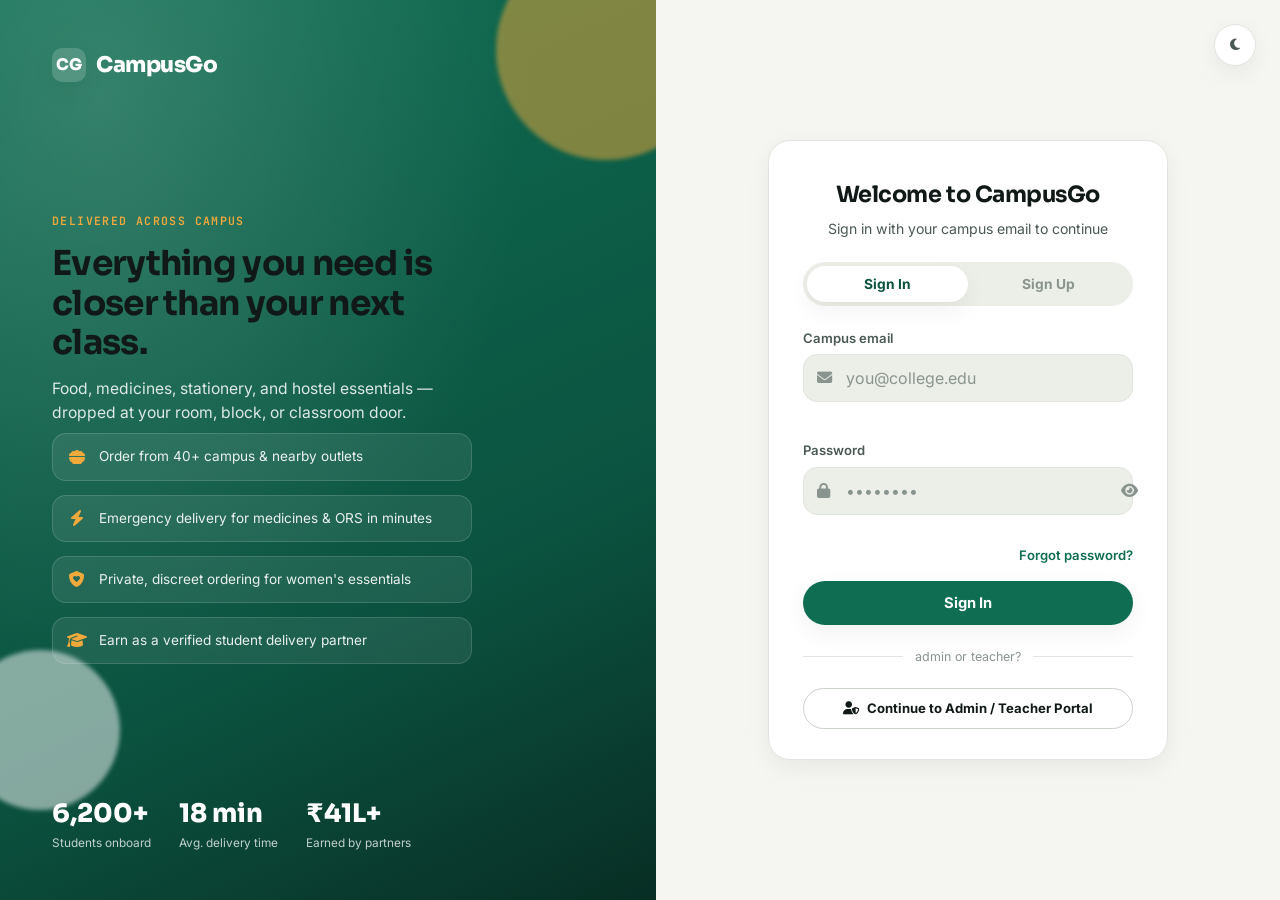
<file: index.html>
<!DOCTYPE html>
<html lang="en">
<head>
<meta charset="UTF-8">
<meta name="viewport" content="width=device-width, initial-scale=1.0">
<title>Sign In · CampusGo</title>
<meta name="description" content="Sign in to CampusGo — everything you need, delivered across campus.">
<link rel="preconnect" href="https://fonts.googleapis.com">
<link rel="stylesheet" href="https://cdnjs.cloudflare.com/ajax/libs/font-awesome/6.5.1/css/all.min.css">
<link rel="stylesheet" href="assets/css/style.css">
<style>
  /* Page-specific tweaks kept local since only this page needs them */
  .lane-preview-list { display: flex; flex-direction: column; gap: 14px; margin-top: 8px; }
  .lane-preview-item {
    display: flex; align-items: center; gap: 12px;
    background: rgba(255,255,255,0.08);
    border: 1px solid rgba(255,255,255,0.14);
    border-radius: var(--r-md);
    padding: 12px 14px;
  }
  .lane-preview-item i { font-size: 1rem; color: var(--accent); width: 20px; text-align: center; }
  .lane-preview-item span { font-size: 0.85rem; opacity: 0.9; }
  .auth-panel { display: none; flex-direction: column; gap: 16px; }
  .auth-panel.is-active { display: flex; }
  .name-row { display: grid; grid-template-columns: 1fr 1fr; gap: 12px; }
  @media (max-width: 420px) { .name-row { grid-template-columns: 1fr; } }
</style>
</head>
<body>

<!-- Page loader -->
<div class="page-loader"><div class="loader-mark">CG</div></div>

<div class="auth-shell">

  <!-- LEFT: brand visual panel -->
  <aside class="auth-visual">
    <div class="blob" style="width:220px;height:220px;background:var(--accent);top:-60px;right:-60px;"></div>
    <div class="blob" style="width:160px;height:160px;background:#fff;bottom:10%;left:-40px;animation-delay:1.5s;"></div>

    <div class="fade-up">
      <span class="brand"><span class="brand-badge">CG</span>CampusGo</span>
    </div>

    <div class="fade-up delay-1" style="max-width:420px;">
      <p class="eyebrow" style="margin-bottom:14px;">Delivered across campus</p>
      <h1 style="font-size:2.15rem; line-height:1.15; margin-bottom:14px;">
        Everything you need is closer than your next class.
      </h1>
      <p style="opacity:0.85; font-size:0.98rem;">
        Food, medicines, stationery, and hostel essentials — dropped at your room, block, or classroom door.
      </p>

      <div class="lane-preview-list">
        <div class="lane-preview-item"><i class="fa-solid fa-bowl-food"></i><span>Order from 40+ campus & nearby outlets</span></div>
        <div class="lane-preview-item"><i class="fa-solid fa-bolt"></i><span>Emergency delivery for medicines & ORS in minutes</span></div>
        <div class="lane-preview-item"><i class="fa-solid fa-shield-heart"></i><span>Private, discreet ordering for women's essentials</span></div>
        <div class="lane-preview-item"><i class="fa-solid fa-graduation-cap"></i><span>Earn as a verified student delivery partner</span></div>
      </div>
    </div>

    <div class="fade-up delay-2 stat-row">
      <div><div class="num">6,200+</div><div class="lbl">Students onboard</div></div>
      <div><div class="num">18 min</div><div class="lbl">Avg. delivery time</div></div>
      <div><div class="num">₹41L+</div><div class="lbl">Earned by partners</div></div>
    </div>
  </aside>

  <!-- RIGHT: auth form -->
  <section class="auth-form-side">
    <button class="theme-toggle" data-action="toggle-theme" aria-label="Toggle dark mode">
      <i class="fa-solid fa-moon" data-theme-icon></i>
    </button>

    <div class="auth-card card fade-up">
      <div style="text-align:center;">
        <span class="brand" style="display:none;"></span>
        <h2 style="font-size:1.4rem;">Welcome to CampusGo</h2>
        <p class="muted" style="font-size:0.88rem; margin-top:6px;">Sign in with your campus email to continue</p>
      </div>

      <div class="auth-tabs" role="tablist">
        <div class="auth-tab-glider" id="tabGlider"></div>
        <button class="auth-tab is-active" id="tabSignin" role="tab" aria-selected="true">Sign In</button>
        <button class="auth-tab" id="tabSignup" role="tab" aria-selected="false">Sign Up</button>
      </div>

      <!-- SIGN IN -->
      <form class="auth-panel is-active" id="signinPanel" novalidate>
        <div class="field">
          <label for="siEmail">Campus email</label>
          <div class="input-icon-wrap">
            <i class="fa-solid fa-envelope"></i>
            <input class="input" type="email" id="siEmail" placeholder="you@college.edu" autocomplete="email">
          </div>
          <div class="field-error"></div>
        </div>
        <div class="field">
          <label for="siPassword">Password</label>
          <div class="input-icon-wrap">
            <i class="fa-solid fa-lock"></i>
            <input class="input" type="password" id="siPassword" placeholder="••••••••" autocomplete="current-password">
            <button type="button" class="toggle-visibility" data-toggle-pw="siPassword" aria-label="Show password">
              <i class="fa-solid fa-eye"></i>
            </button>
          </div>
          <div class="field-error"></div>
        </div>
        <div style="display:flex; justify-content:flex-end; margin-top:-8px;">
          <a href="forgot-password.html" class="link-inline" style="font-size:0.82rem;">Forgot password?</a>
        </div>
        <button type="submit" class="btn btn-primary btn-block" id="signinBtn">
          <span class="btn-label">Sign In</span>
        </button>
      </form>

      <!-- SIGN UP -->
      <form class="auth-panel" id="signupPanel" novalidate>
        <div class="name-row">
          <div class="field">
            <label for="suName">Full name</label>
            <input class="input" type="text" id="suName" placeholder="Aditi Sharma" autocomplete="name">
            <div class="field-error"></div>
          </div>
          <div class="field">
            <label for="suRole">I am a</label>
            <select class="select" id="suRole">
              <option value="student">Student</option>
              <option value="teacher">Teacher</option>
              <option value="delivery">Delivery Partner</option>
            </select>
            <div class="field-error"></div>
          </div>
        </div>
        <div class="field">
          <label for="suEmail">Campus email</label>
          <div class="input-icon-wrap">
            <i class="fa-solid fa-envelope"></i>
            <input class="input" type="email" id="suEmail" placeholder="you@college.edu" autocomplete="email">
          </div>
          <div class="field-error"></div>
        </div>
        <div class="field">
          <label for="suPassword">Create password</label>
          <div class="input-icon-wrap">
            <i class="fa-solid fa-lock"></i>
            <input class="input" type="password" id="suPassword" placeholder="At least 8 characters" autocomplete="new-password">
            <button type="button" class="toggle-visibility" data-toggle-pw="suPassword" aria-label="Show password">
              <i class="fa-solid fa-eye"></i>
            </button>
          </div>
          <div class="field-error"></div>
        </div>
        <button type="submit" class="btn btn-primary btn-block" id="signupBtn">
          <span class="btn-label">Create Account</span>
        </button>
      </form>

      <div class="divider-text">admin or teacher?</div>
      <a href="admin-login.html" class="btn btn-ghost btn-block btn-sm">
        <i class="fa-solid fa-user-shield"></i> Continue to Admin / Teacher Portal
      </a>
    </div>
  </section>
</div>

<script src="assets/js/main.js"></script>
<script src="assets/js/auth.js"></script>
</body>
</html>
</file>
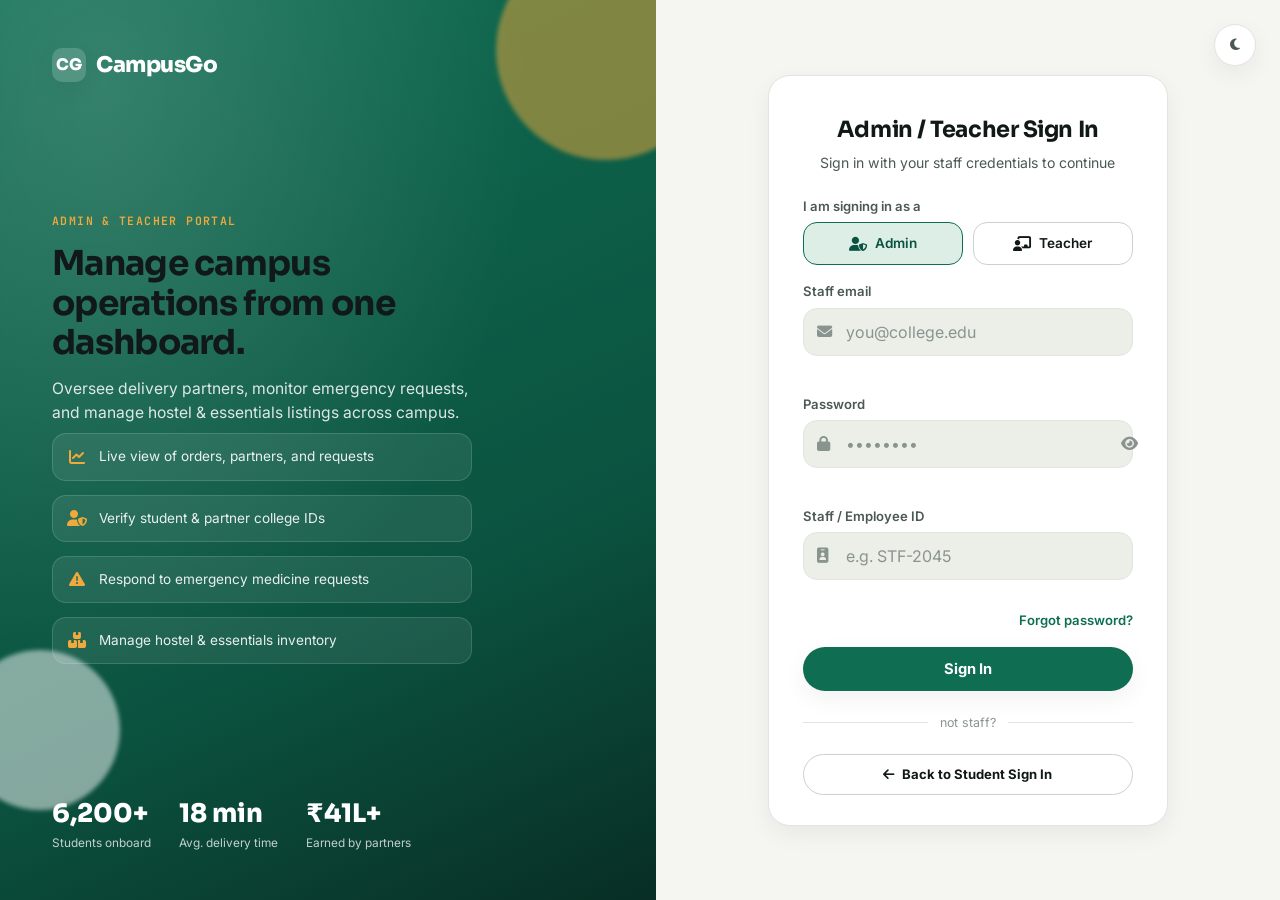
<file: admin-login.html>
<!DOCTYPE html>
<html lang="en">
<head>
<meta charset="UTF-8">
<meta name="viewport" content="width=device-width, initial-scale=1.0">
<title>Admin / Teacher Portal · CampusGo</title>
<meta name="description" content="Admin and teacher sign in for CampusGo.">
<link rel="preconnect" href="https://fonts.googleapis.com">
<link rel="stylesheet" href="https://cdnjs.cloudflare.com/ajax/libs/font-awesome/6.5.1/css/all.min.css">
<link rel="stylesheet" href="assets/css/style.css">
<style>
  .lane-preview-list { display: flex; flex-direction: column; gap: 14px; margin-top: 8px; }
  .lane-preview-item {
    display: flex; align-items: center; gap: 12px;
    background: rgba(255,255,255,0.08);
    border: 1px solid rgba(255,255,255,0.14);
    border-radius: var(--r-md);
    padding: 12px 14px;
  }
  .lane-preview-item i { font-size: 1rem; color: var(--accent); width: 20px; text-align: center; }
  .lane-preview-item span { font-size: 0.85rem; opacity: 0.9; }
  .role-select-row { display: grid; grid-template-columns: 1fr 1fr; gap: 10px; }
  .role-pill {
    display: flex; align-items: center; justify-content: center; gap: 8px;
    border: 1.5px solid var(--border-strong); border-radius: var(--r-md);
    padding: 10px 12px; font-size: 0.85rem; font-weight: 600; cursor: pointer;
    transition: all var(--t-fast);
  }
  .role-pill i { font-size: 0.9rem; }
  .role-pill.is-selected { border-color: var(--primary); background: var(--primary-soft); color: var(--primary-dark); }
  @media (max-width: 420px) { .role-select-row { grid-template-columns: 1fr; } }
</style>
</head>
<body>

<div class="page-loader"><div class="loader-mark">CG</div></div>

<div class="auth-shell">

  <!-- LEFT: brand visual panel -->
  <aside class="auth-visual">
    <div class="blob" style="width:220px;height:220px;background:var(--accent);top:-60px;right:-60px;"></div>
    <div class="blob" style="width:160px;height:160px;background:#fff;bottom:10%;left:-40px;animation-delay:1.5s;"></div>

    <div class="fade-up">
      <span class="brand"><span class="brand-badge">CG</span>CampusGo</span>
    </div>

    <div class="fade-up delay-1" style="max-width:420px;">
      <p class="eyebrow" style="margin-bottom:14px;">Admin & Teacher Portal</p>
      <h1 style="font-size:2.15rem; line-height:1.15; margin-bottom:14px;">
        Manage campus operations from one dashboard.
      </h1>
      <p style="opacity:0.85; font-size:0.98rem;">
        Oversee delivery partners, monitor emergency requests, and manage hostel & essentials listings across campus.
      </p>

      <div class="lane-preview-list">
        <div class="lane-preview-item"><i class="fa-solid fa-chart-line"></i><span>Live view of orders, partners, and requests</span></div>
        <div class="lane-preview-item"><i class="fa-solid fa-user-shield"></i><span>Verify student & partner college IDs</span></div>
        <div class="lane-preview-item"><i class="fa-solid fa-triangle-exclamation"></i><span>Respond to emergency medicine requests</span></div>
        <div class="lane-preview-item"><i class="fa-solid fa-boxes-stacked"></i><span>Manage hostel & essentials inventory</span></div>
      </div>
    </div>

    <div class="fade-up delay-2 stat-row">
      <div><div class="num">6,200+</div><div class="lbl">Students onboard</div></div>
      <div><div class="num">18 min</div><div class="lbl">Avg. delivery time</div></div>
      <div><div class="num">₹41L+</div><div class="lbl">Earned by partners</div></div>
    </div>
  </aside>

  <!-- RIGHT: auth form -->
  <section class="auth-form-side">
    <button class="theme-toggle" data-action="toggle-theme" aria-label="Toggle dark mode">
      <i class="fa-solid fa-moon" data-theme-icon></i>
    </button>

    <div class="auth-card card fade-up">
      <div style="text-align:center;">
        <h2 style="font-size:1.4rem;">Admin / Teacher Sign In</h2>
        <p class="muted" style="font-size:0.88rem; margin-top:6px;">Sign in with your staff credentials to continue</p>
      </div>

      <form id="adminLoginForm" novalidate style="display:flex; flex-direction:column; gap:16px;">
        <div class="field">
          <label>I am signing in as a</label>
          <div class="role-select-row" id="roleSelectRow">
            <div class="role-pill is-selected" data-role="admin"><i class="fa-solid fa-user-shield"></i> Admin</div>
            <div class="role-pill" data-role="teacher"><i class="fa-solid fa-chalkboard-user"></i> Teacher</div>
          </div>
        </div>

        <div class="field">
          <label for="alEmail">Staff email</label>
          <div class="input-icon-wrap">
            <i class="fa-solid fa-envelope"></i>
            <input class="input" type="email" id="alEmail" placeholder="you@college.edu" autocomplete="email">
          </div>
          <div class="field-error"></div>
        </div>

        <div class="field">
          <label for="alPassword">Password</label>
          <div class="input-icon-wrap">
            <i class="fa-solid fa-lock"></i>
            <input class="input" type="password" id="alPassword" placeholder="••••••••" autocomplete="current-password">
            <button type="button" class="toggle-visibility" data-toggle-pw="alPassword" aria-label="Show password">
              <i class="fa-solid fa-eye"></i>
            </button>
          </div>
          <div class="field-error"></div>
        </div>

        <div class="field">
          <label for="alStaffId">Staff / Employee ID</label>
          <div class="input-icon-wrap">
            <i class="fa-solid fa-id-badge"></i>
            <input class="input" type="text" id="alStaffId" placeholder="e.g. STF-2045">
          </div>
          <div class="field-error"></div>
        </div>

        <div style="display:flex; justify-content:flex-end; margin-top:-8px;">
          <a href="forgot-password.html" class="link-inline" style="font-size:0.82rem;">Forgot password?</a>
        </div>

        <button type="submit" class="btn btn-primary btn-block" id="adminLoginBtn">
          <span class="btn-label">Sign In</span>
        </button>
      </form>

      <div class="divider-text">not staff?</div>
      <a href="index.html" class="btn btn-ghost btn-block btn-sm">
        <i class="fa-solid fa-arrow-left"></i> Back to Student Sign In
      </a>
    </div>
  </section>
</div>

<script src="assets/js/main.js"></script>
<script src="assets/js/admin-login.js"></script>
</body>
</html>
</file>
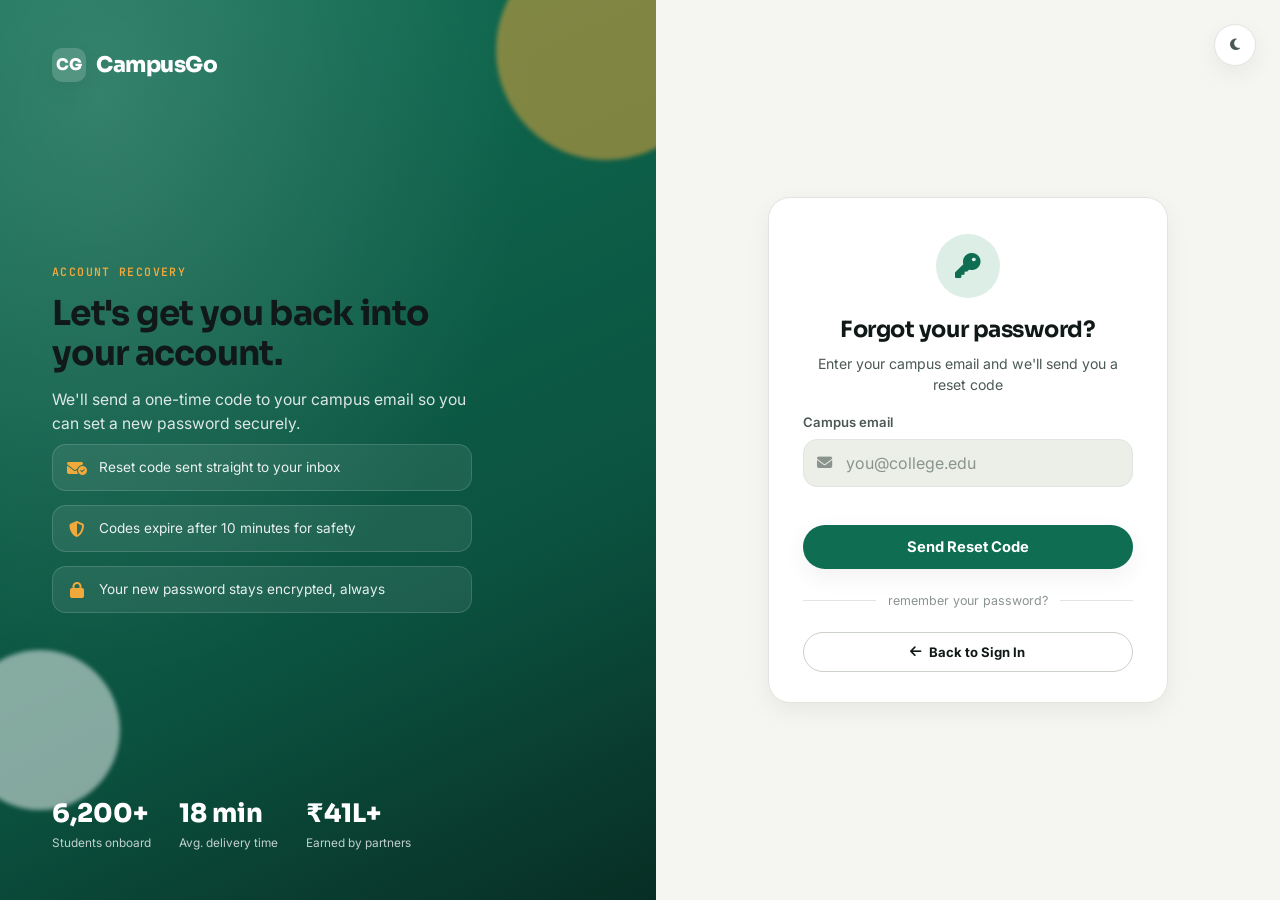
<file: forgot-password.html>
<!DOCTYPE html>
<html lang="en">
<head>
<meta charset="UTF-8">
<meta name="viewport" content="width=device-width, initial-scale=1.0">
<title>Forgot Password · CampusGo</title>
<meta name="description" content="Reset your CampusGo account password.">
<link rel="preconnect" href="https://fonts.googleapis.com">
<link rel="stylesheet" href="https://cdnjs.cloudflare.com/ajax/libs/font-awesome/6.5.1/css/all.min.css">
<link rel="stylesheet" href="assets/css/style.css">
<style>
  .lane-preview-list { display: flex; flex-direction: column; gap: 14px; margin-top: 8px; }
  .lane-preview-item {
    display: flex; align-items: center; gap: 12px;
    background: rgba(255,255,255,0.08);
    border: 1px solid rgba(255,255,255,0.14);
    border-radius: var(--r-md);
    padding: 12px 14px;
  }
  .lane-preview-item i { font-size: 1rem; color: var(--accent); width: 20px; text-align: center; }
  .lane-preview-item span { font-size: 0.85rem; opacity: 0.9; }
  .fp-step { display: none; flex-direction: column; gap: 16px; }
  .fp-step.is-active { display: flex; }
  .fp-icon-badge {
    width: 64px; height: 64px; border-radius: 50%;
    background: var(--primary-soft); color: var(--primary);
    display: grid; place-items: center; font-size: 1.6rem; margin: 0 auto;
  }
  .otp-row { display: flex; gap: 8px; justify-content: center; }
  .otp-row input {
    width: 44px; height: 52px; text-align: center; font-size: 1.2rem; font-weight: 700;
    border: 1.5px solid var(--border-strong); border-radius: var(--r-md);
    background: var(--surface); color: var(--ink);
  }
  .otp-row input:focus { outline: none; border-color: var(--primary); box-shadow: 0 0 0 4px var(--primary-soft); }
  .resend-row { text-align: center; font-size: 0.82rem; }
</style>
</head>
<body>

<div class="page-loader"><div class="loader-mark">CG</div></div>

<div class="auth-shell">

  <!-- LEFT: brand visual panel -->
  <aside class="auth-visual">
    <div class="blob" style="width:220px;height:220px;background:var(--accent);top:-60px;right:-60px;"></div>
    <div class="blob" style="width:160px;height:160px;background:#fff;bottom:10%;left:-40px;animation-delay:1.5s;"></div>

    <div class="fade-up">
      <span class="brand"><span class="brand-badge">CG</span>CampusGo</span>
    </div>

    <div class="fade-up delay-1" style="max-width:420px;">
      <p class="eyebrow" style="margin-bottom:14px;">Account recovery</p>
      <h1 style="font-size:2.15rem; line-height:1.15; margin-bottom:14px;">
        Let's get you back into your account.
      </h1>
      <p style="opacity:0.85; font-size:0.98rem;">
        We'll send a one-time code to your campus email so you can set a new password securely.
      </p>

      <div class="lane-preview-list">
        <div class="lane-preview-item"><i class="fa-solid fa-envelope-circle-check"></i><span>Reset code sent straight to your inbox</span></div>
        <div class="lane-preview-item"><i class="fa-solid fa-shield-halved"></i><span>Codes expire after 10 minutes for safety</span></div>
        <div class="lane-preview-item"><i class="fa-solid fa-lock"></i><span>Your new password stays encrypted, always</span></div>
      </div>
    </div>

    <div class="fade-up delay-2 stat-row">
      <div><div class="num">6,200+</div><div class="lbl">Students onboard</div></div>
      <div><div class="num">18 min</div><div class="lbl">Avg. delivery time</div></div>
      <div><div class="num">₹41L+</div><div class="lbl">Earned by partners</div></div>
    </div>
  </aside>

  <!-- RIGHT: reset flow -->
  <section class="auth-form-side">
    <button class="theme-toggle" data-action="toggle-theme" aria-label="Toggle dark mode">
      <i class="fa-solid fa-moon" data-theme-icon></i>
    </button>

    <div class="auth-card card fade-up">

      <!-- STEP 1: request code -->
      <div class="fp-step is-active" id="fpStepEmail">
        <div style="text-align:center;">
          <div class="fp-icon-badge"><i class="fa-solid fa-key"></i></div>
          <h2 style="font-size:1.4rem; margin-top:14px;">Forgot your password?</h2>
          <p class="muted" style="font-size:0.88rem; margin-top:6px;">Enter your campus email and we'll send you a reset code</p>
        </div>
        <form id="fpEmailForm" novalidate style="display:flex; flex-direction:column; gap:16px;">
          <div class="field">
            <label for="fpEmail">Campus email</label>
            <div class="input-icon-wrap">
              <i class="fa-solid fa-envelope"></i>
              <input class="input" type="email" id="fpEmail" placeholder="you@college.edu" autocomplete="email">
            </div>
            <div class="field-error"></div>
          </div>
          <button type="submit" class="btn btn-primary btn-block" id="fpSendBtn">
            <span class="btn-label">Send Reset Code</span>
          </button>
        </form>
      </div>

      <!-- STEP 2: enter OTP -->
      <div class="fp-step" id="fpStepOtp">
        <div style="text-align:center;">
          <div class="fp-icon-badge"><i class="fa-solid fa-shield-halved"></i></div>
          <h2 style="font-size:1.4rem; margin-top:14px;">Enter the code</h2>
          <p class="muted" style="font-size:0.88rem; margin-top:6px;">
            We sent a 6-digit code to <strong id="fpEmailDisplay"></strong>
          </p>
        </div>
        <form id="fpOtpForm" novalidate style="display:flex; flex-direction:column; gap:16px;">
          <div class="otp-row">
            <input type="text" maxlength="1" inputmode="numeric" class="otp-digit">
            <input type="text" maxlength="1" inputmode="numeric" class="otp-digit">
            <input type="text" maxlength="1" inputmode="numeric" class="otp-digit">
            <input type="text" maxlength="1" inputmode="numeric" class="otp-digit">
            <input type="text" maxlength="1" inputmode="numeric" class="otp-digit">
            <input type="text" maxlength="1" inputmode="numeric" class="otp-digit">
          </div>
          <div class="field-error" id="otpError" style="text-align:center;"></div>
          <button type="submit" class="btn btn-primary btn-block" id="fpVerifyBtn">
            <span class="btn-label">Verify Code</span>
          </button>
          <div class="resend-row">
            <span class="muted">Didn't get it? </span>
            <a href="#" class="link-inline" id="fpResendLink">Resend code</a>
          </div>
        </form>
      </div>

      <!-- STEP 3: set new password -->
      <div class="fp-step" id="fpStepReset">
        <div style="text-align:center;">
          <div class="fp-icon-badge"><i class="fa-solid fa-lock-open"></i></div>
          <h2 style="font-size:1.4rem; margin-top:14px;">Set a new password</h2>
          <p class="muted" style="font-size:0.88rem; margin-top:6px;">Choose a strong password you haven't used before</p>
        </div>
        <form id="fpResetForm" novalidate style="display:flex; flex-direction:column; gap:16px;">
          <div class="field">
            <label for="fpNewPassword">New password</label>
            <div class="input-icon-wrap">
              <i class="fa-solid fa-lock"></i>
              <input class="input" type="password" id="fpNewPassword" placeholder="At least 8 characters" autocomplete="new-password">
              <button type="button" class="toggle-visibility" data-toggle-pw="fpNewPassword" aria-label="Show password">
                <i class="fa-solid fa-eye"></i>
              </button>
            </div>
            <div class="field-error"></div>
          </div>
          <div class="field">
            <label for="fpConfirmPassword">Confirm new password</label>
            <div class="input-icon-wrap">
              <i class="fa-solid fa-lock"></i>
              <input class="input" type="password" id="fpConfirmPassword" placeholder="Re-enter password" autocomplete="new-password">
              <button type="button" class="toggle-visibility" data-toggle-pw="fpConfirmPassword" aria-label="Show password">
                <i class="fa-solid fa-eye"></i>
              </button>
            </div>
            <div class="field-error"></div>
          </div>
          <button type="submit" class="btn btn-primary btn-block" id="fpResetBtn">
            <span class="btn-label">Reset Password</span>
          </button>
        </form>
      </div>

      <!-- STEP 4: success -->
      <div class="fp-step" id="fpStepDone">
        <div style="text-align:center;">
          <div class="fp-icon-badge" style="background:var(--primary); color:#fff;"><i class="fa-solid fa-check"></i></div>
          <h2 style="font-size:1.4rem; margin-top:14px;">Password reset!</h2>
          <p class="muted" style="font-size:0.88rem; margin-top:6px;">You can now sign in with your new password</p>
        </div>
        <a href="index.html" class="btn btn-primary btn-block">
          <span class="btn-label">Back to Sign In</span>
        </a>
      </div>

      <div class="divider-text" id="fpBackDivider">remember your password?</div>
      <a href="index.html" class="btn btn-ghost btn-block btn-sm" id="fpBackLink">
        <i class="fa-solid fa-arrow-left"></i> Back to Sign In
      </a>
    </div>
  </section>
</div>

<script src="assets/js/main.js"></script>
<script src="assets/js/forgot-password.js"></script>
</body>
</html>
</file>
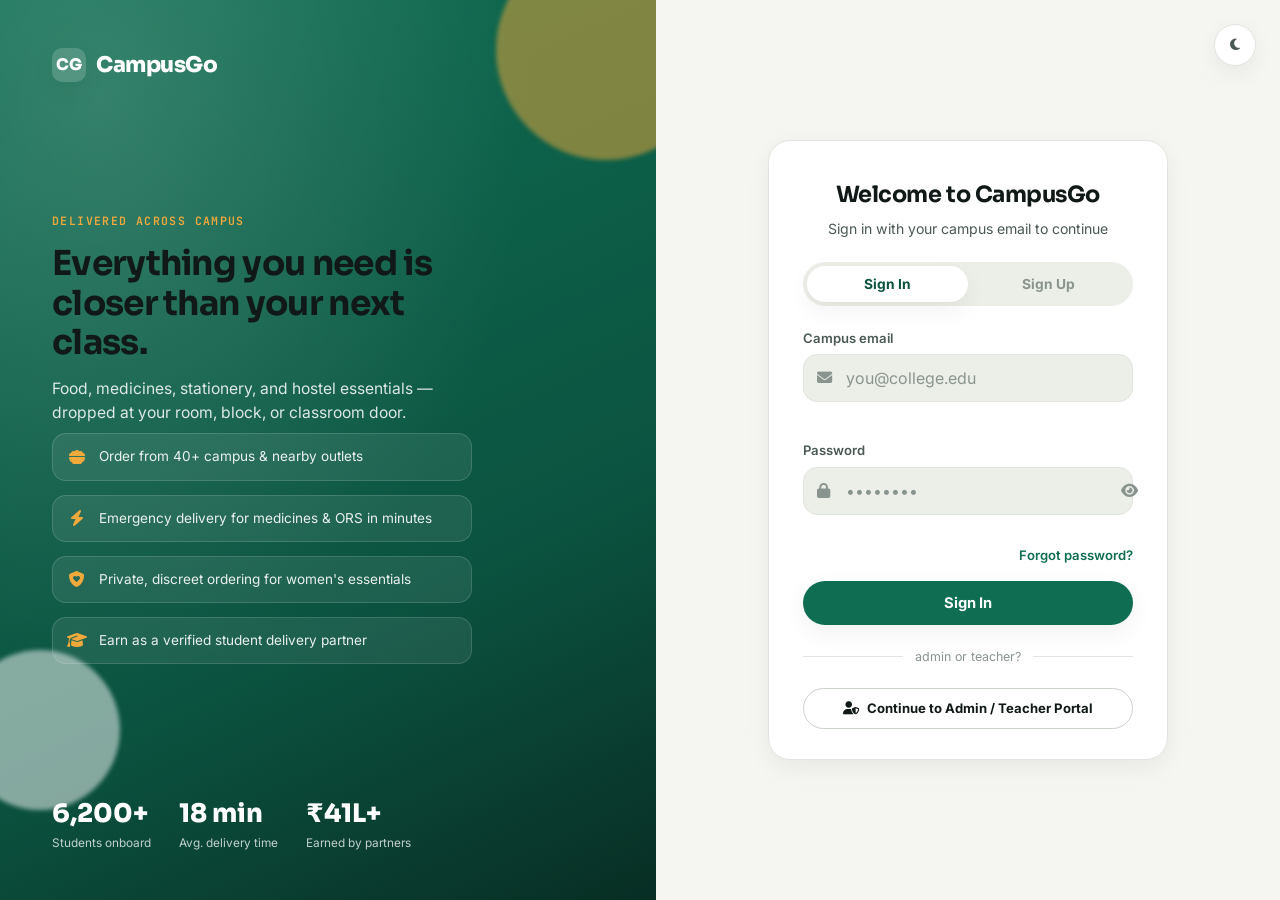
<file: home.html>
<!DOCTYPE html>
<html lang="en">
<head>
<meta charset="UTF-8">
<meta name="viewport" content="width=device-width, initial-scale=1.0">
<title>Home · CampusGo</title>
<link rel="stylesheet" href="https://cdnjs.cloudflare.com/ajax/libs/font-awesome/6.5.1/css/all.min.css">
<link rel="stylesheet" href="assets/css/style.css">
<style>
  .home-main { padding: 28px 0 100px; display: flex; flex-direction: column; gap: 32px; }
  .search-row { display: flex; gap: 12px; }
  .search-row .input-icon-wrap { flex: 1; }
  .sort-btn { flex: 0 0 auto; }
  section > .section-head { margin-top: 4px; }
</style>
</head>
<body>

<div class="page-loader"><div class="loader-mark">CG</div></div>

<!-- ============ APP NAV ============ -->
<nav class="app-nav">
  <div class="wrap">
    <span class="brand"><span class="brand-badge">CG</span>CampusGo</span>

    <div class="app-nav-links">
      <a href="home.html" class="nav-link is-active"><i class="fa-solid fa-house"></i> Home</a>
      <a href="hostel-essentials.html" class="nav-link"><i class="fa-solid fa-bag-shopping"></i> Hostel Essentials</a>
      <a href="womens-essentials.html" class="nav-link"><i class="fa-solid fa-heart"></i> Women's Essentials</a>
      <a href="partner-landing.html" class="nav-link nav-link-accent"><i class="fa-solid fa-motorcycle"></i> Become a Partner</a>
    </div>

    <div class="nav-right">
      <span class="wallet-chip"><i class="fa-solid fa-wallet"></i> ₹<span id="walletAmount">450</span></span>
      <button class="nav-icon-btn" aria-label="Notifications">
        <i class="fa-solid fa-bell"></i>
        <span class="nav-badge">3</span>
      </button>
      <button class="nav-icon-btn" data-action="toggle-theme" aria-label="Toggle dark mode">
        <i class="fa-solid fa-moon" data-theme-icon></i>
      </button>
      <div class="avatar" id="navAvatar">S</div>
    </div>
  </div>
</nav>

<main class="wrap home-main">

  <!-- ============ WELCOME BAND ============ -->
  <section class="welcome-band fade-up">
    <div style="position:relative; z-index:1;">
      <p class="eyebrow" style="color:var(--accent); margin-bottom:4px;">Good to see you</p>
      <h1 style="font-size:1.7rem;" id="welcomeName">Welcome back!</h1>
      <span class="location-chip" id="locationChip"><i class="fa-solid fa-location-dot"></i> Loading your spot…</span>
    </div>
    <div class="quick-actions">
      <a href="home.html#restaurants" class="quick-action-btn"><i class="fa-solid fa-bowl-food"></i> Order Food</a>
      <a href="hostel-essentials.html" class="quick-action-btn"><i class="fa-solid fa-basket-shopping"></i> Essentials</a>
      <a href="womens-essentials.html" class="quick-action-btn"><i class="fa-solid fa-heart"></i> Private Order</a>
      
    </div>
  </section>

  <!-- ============ PROMO STRIP ============ -->
  <section>
    <div class="promo-strip">
      <div class="promo-card" style="background:linear-gradient(135deg,#0F6E52,#0B5340);">
        <strong>Flat 20% off</strong>
        <span>On your first 3 orders this week</span>
      </div>
      <div class="promo-card" style="background:linear-gradient(135deg,#C7841F,#8A5A0F);">
        <strong>Free delivery</strong>
        <span>Group orders above ₹300</span>
      </div>
      <div class="promo-card" style="background:linear-gradient(135deg,#2E6FBB,#1D4C85);">
        <strong>Daily Meal Deal</strong>
        <span>Thali + drink at ₹99 till 3 PM</span>
      </div>
      <div class="promo-card" style="background:linear-gradient(135deg,#D6483B,#9C2F26);">
        <strong>Exam-week ORS combo</strong>
        <span>Delivered in under 15 minutes</span>
      </div>
    </div>
  </section>

  <!-- ============ CATEGORIES ============ -->
  <section>
    <div class="section-head"><h2 style="font-size:1.15rem;">Categories</h2></div>
    <div class="category-scroll" id="categoryScroll">
      <button class="category-chip is-active" data-cat="all"><i class="fa-solid fa-border-all"></i>All</button>
      <button class="category-chip" data-cat="veg"><i class="fa-solid fa-leaf"></i>Veg</button>
      <button class="category-chip" data-cat="nonveg"><i class="fa-solid fa-drumstick-bite"></i>Non-Veg</button>
      <button class="category-chip" data-cat="cafe"><i class="fa-solid fa-mug-saucer"></i>Cafe</button>
      <button class="category-chip" data-cat="bakery"><i class="fa-solid fa-bread-slice"></i>Bakery</button>
      <button class="category-chip" data-cat="healthy"><i class="fa-solid fa-carrot"></i>Healthy</button>
      <button class="category-chip" data-cat="fastfood"><i class="fa-solid fa-burger"></i>Fast Food</button>
    </div>
  </section>

  <!-- ============ SEARCH ============ -->
  <section>
    <div class="search-row">
      <div class="input-icon-wrap">
        <i class="fa-solid fa-magnifying-glass"></i>
        <input class="input" type="text" id="searchInput" placeholder="Search restaurants, dishes, or cuisines…">
      </div>
      <button class="btn btn-ghost sort-btn" id="sortBtn"><i class="fa-solid fa-arrow-down-wide-short"></i> Sort</button>
    </div>
  </section>

  <!-- ============ RESTAURANTS ============ -->
  <section id="restaurants">
    <div class="section-head">
      <h2 style="font-size:1.15rem;">Popular on campus</h2>
      <span class="faint" style="font-size:0.82rem;" id="resultCount">8 places</span>
    </div>
    <div class="grid-restaurants" id="restaurantGrid"><!-- injected by home.js --></div>
  </section>

</main>

<!-- ============ CART ============ -->
<button class="cart-fab" id="cartFab">
  <i class="fa-solid fa-bag-shopping"></i>
  <span id="cartFabCount">0 items</span>
  <span>·</span>
  <span id="cartFabTotal">₹0</span>
</button>

<div class="cart-drawer-overlay" id="cartOverlay"></div>
<aside class="cart-drawer" id="cartDrawer" aria-label="Your cart">
  <div class="cart-drawer-head">
    <h3 style="font-size:1.1rem;">Your Cart</h3>
    <button class="nav-icon-btn" id="closeCart" aria-label="Close cart"><i class="fa-solid fa-xmark"></i></button>
  </div>
  <div class="cart-drawer-body" id="cartBody"><!-- injected by home.js --></div>
  <div class="cart-drawer-foot">
    <div class="cart-summary-row"><span>Subtotal</span><span id="cartSubtotal">₹0</span></div>
    <div class="cart-summary-row"><span>Delivery fee</span><span id="cartDeliveryFee">₹15</span></div>
    <div class="cart-summary-row total"><span>Total</span><span id="cartTotal">₹0</span></div>
    <button class="btn btn-primary btn-block" id="checkoutBtn">
      <span class="btn-label">Proceed to Checkout</span>
    </button>
  </div>
</aside>

<!-- ============ MOBILE TAB BAR ============ -->
<nav class="mobile-tabbar">
  <a href="home.html" class="tabbar-item is-active"><i class="fa-solid fa-house"></i>Home</a>
  <a href="hostel-essentials.html" class="tabbar-item"><i class="fa-solid fa-bag-shopping"></i>Essentials</a>
  <a href="womens-essentials.html" class="tabbar-item"><i class="fa-solid fa-heart"></i>Private</a>
  <a href="partner-landing.html" class="tabbar-item"><i class="fa-solid fa-motorcycle"></i>Earn</a>
  <a href="profile.html" class="tabbar-item"><i class="fa-solid fa-user"></i>Profile</a>
</nav>

<script src="assets/js/main.js"></script>
<script src="assets/js/home.js"></script>
</body>
</html>
</file>
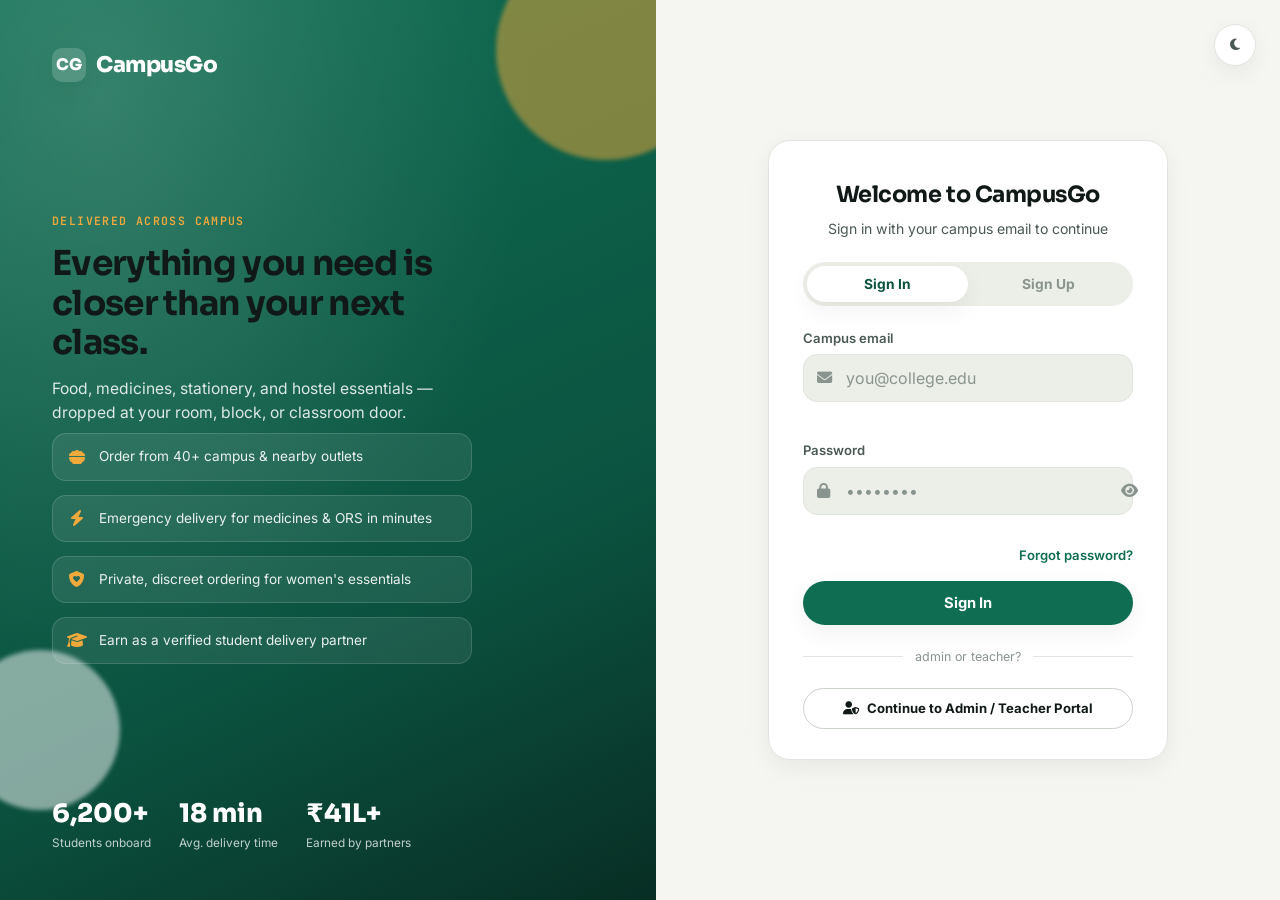
<file: hostel-essentials.html>
<!DOCTYPE html>
<html lang="en">
<head>
<meta charset="UTF-8">
<meta name="viewport" content="width=device-width, initial-scale=1.0">
<title>Hostel Essentials · CampusGo</title>
<link rel="stylesheet" href="https://cdnjs.cloudflare.com/ajax/libs/font-awesome/6.5.1/css/all.min.css">
<link rel="stylesheet" href="assets/css/style.css">
<style>
  .he-main { padding: 28px 0 100px; display: flex; flex-direction: column; gap: 32px; }

  .he-hero {
    border-radius: var(--r-xl);
    background: linear-gradient(135deg, #1B4D6E 0%, #0F2E45 100%);
    color: #fff;
    padding: 34px;
    display: flex; flex-wrap: wrap; gap: 24px; align-items: center; justify-content: space-between;
    position: relative; overflow: hidden;
  }
  .he-hero::after {
    content: '';
    position: absolute; inset: 0;
    background: radial-gradient(120% 100% at 100% 0%, rgba(255,255,255,0.16), transparent 60%);
  }
  .he-hero-text { position: relative; z-index: 1; max-width: 460px; }
  .he-hero-text .eyebrow { color: #BFE0F5; }
  .he-hero-text h1 { font-size: 1.6rem; margin: 6px 0 8px; }
  .he-hero-text p { font-size: 0.9rem; opacity: 0.92; }
  .he-hero-badges { display: flex; flex-wrap: wrap; gap: 10px; position: relative; z-index: 1; }
  .he-hero-badge {
    display: flex; align-items: center; gap: 8px;
    background: rgba(255,255,255,0.14);
    border: 1px solid rgba(255,255,255,0.25);
    padding: 10px 14px; border-radius: var(--r-md);
    font-size: 0.8rem; max-width: 200px;
  }

  .he-cover {
    height: 128px; background-size: cover; background-position: center;
    position: relative; display: flex; align-items: flex-start; justify-content: space-between; padding: 12px;
  }
  .he-cover::after {
    content: ''; position: absolute; inset: 0;
    background: linear-gradient(180deg, rgba(0,0,0,0.05), rgba(0,0,0,0.28));
  }
  .he-cover > * { position: relative; z-index: 1; }
  .he-body { padding: 14px 16px 16px; display: flex; flex-direction: column; gap: 8px; }
  .he-name { font-family: var(--font-display); font-weight: 700; font-size: 0.94rem; }
  .he-tags { font-size: 0.76rem; color: var(--ink-faint); }
  .he-foot { display: flex; align-items: center; justify-content: space-between; margin-top: 4px; }
  .he-price { font-family: var(--font-mono); font-weight: 600; }
  .he-add-btn {
    border: none; background: var(--primary); color: #fff;
    padding: 7px 14px; border-radius: var(--r-pill); font-size: 0.78rem; font-weight: 700;
    cursor: pointer; transition: transform var(--t-fast);
  }
  .he-add-btn:active { transform: scale(0.94); }

  .he-note {
    display: flex; gap: 10px; align-items: center;
    background: var(--primary-soft); color: var(--primary-dark);
    padding: 12px 16px; border-radius: var(--r-md); font-size: 0.82rem;
  }
</style>
</head>
<body>

<div class="page-loader"><div class="loader-mark">CG</div></div>

<!-- ============ APP NAV ============ -->
<nav class="app-nav">
  <div class="wrap">
    <span class="brand"><span class="brand-badge">CG</span>CampusGo</span>
    <div class="app-nav-links">
      <a href="home.html" class="nav-link"><i class="fa-solid fa-house"></i> Home</a>
      <a href="hostel-essentials.html" class="nav-link is-active"><i class="fa-solid fa-bag-shopping"></i> Hostel Essentials</a>
      <a href="womens-essentials.html" class="nav-link"><i class="fa-solid fa-heart"></i> Women's Essentials</a>
      <a href="partner-landing.html" class="nav-link nav-link-accent"><i class="fa-solid fa-motorcycle"></i> Become a Partner</a>
    </div>
    <div class="nav-right">
      <span class="wallet-chip"><i class="fa-solid fa-wallet"></i> ₹<span id="walletAmount">450</span></span>
      <button class="nav-icon-btn" data-action="toggle-theme" aria-label="Toggle dark mode">
        <i class="fa-solid fa-moon" data-theme-icon></i>
      </button>
      <div class="avatar" id="navAvatar">S</div>
    </div>
  </div>
</nav>

<main class="wrap he-main" id="heMain">

  <!-- ============ HERO ============ -->
  <section class="he-hero fade-up">
    <div class="he-hero-text">
      <p class="eyebrow">Room & block delivery</p>
      <h1>Hostel Essentials</h1>
      <p>Toiletries, stationery, bedding, snacks, and everyday hostel-life items — delivered straight to your room or block reception in under 30 minutes.</p>
    </div>
    <div class="he-hero-badges">
      <div class="he-hero-badge"><i class="fa-solid fa-door-open"></i> Delivered to your room or block gate</div>
      <div class="he-hero-badge"><i class="fa-solid fa-clock"></i> Most orders in 20–30 minutes</div>
      <div class="he-hero-badge"><i class="fa-solid fa-indian-rupee-sign"></i> Pay by wallet, UPI, or cash</div>
    </div>
  </section>

  <div class="he-note">
    <i class="fa-solid fa-circle-info"></i>
    Orders placed after 10 PM are delivered to your hostel's night reception desk per campus curfew rules.
  </div>

  <!-- ============ CATEGORIES ============ -->
  <section>
    <div class="section-head"><h2 style="font-size:1.1rem;">Categories</h2></div>
    <div class="category-scroll" id="heCategoryScroll">
      <button class="category-chip is-active" data-cat="all"><i class="fa-solid fa-border-all"></i>All</button>
      <button class="category-chip" data-cat="toiletries"><i class="fa-solid fa-pump-soap"></i>Toiletries</button>
      <button class="category-chip" data-cat="stationery"><i class="fa-solid fa-pen"></i>Stationery</button>
      <button class="category-chip" data-cat="bedding"><i class="fa-solid fa-bed"></i>Bedding</button>
      <button class="category-chip" data-cat="snacks"><i class="fa-solid fa-cookie-bite"></i>Snacks</button>
      <button class="category-chip" data-cat="electronics"><i class="fa-solid fa-plug"></i>Electronics</button>
    </div>
  </section>

  <!-- ============ PRODUCTS ============ -->
  <section>
    <div class="section-head">
      <h2 style="font-size:1.1rem;">Available now</h2>
      <span class="faint" style="font-size:0.82rem;" id="heResultCount"></span>
    </div>
    <div class="grid-restaurants" id="heGrid"><!-- injected by hostel-essentials.js --></div>
  </section>

</main>

<!-- ============ MOBILE TAB BAR ============ -->
<nav class="mobile-tabbar">
  <a href="home.html" class="tabbar-item"><i class="fa-solid fa-house"></i>Home</a>
  <a href="hostel-essentials.html" class="tabbar-item is-active"><i class="fa-solid fa-bag-shopping"></i>Essentials</a>
  <a href="womens-essentials.html" class="tabbar-item"><i class="fa-solid fa-heart"></i>Private</a>
  <a href="partner-landing.html" class="tabbar-item"><i class="fa-solid fa-motorcycle"></i>Earn</a>
  <a href="profile.html" class="tabbar-item"><i class="fa-solid fa-user"></i>Profile</a>
</nav>

<script src="assets/js/main.js"></script>
<script src="assets/js/hostel-essentials.js"></script>
</body>
</html>
</file>
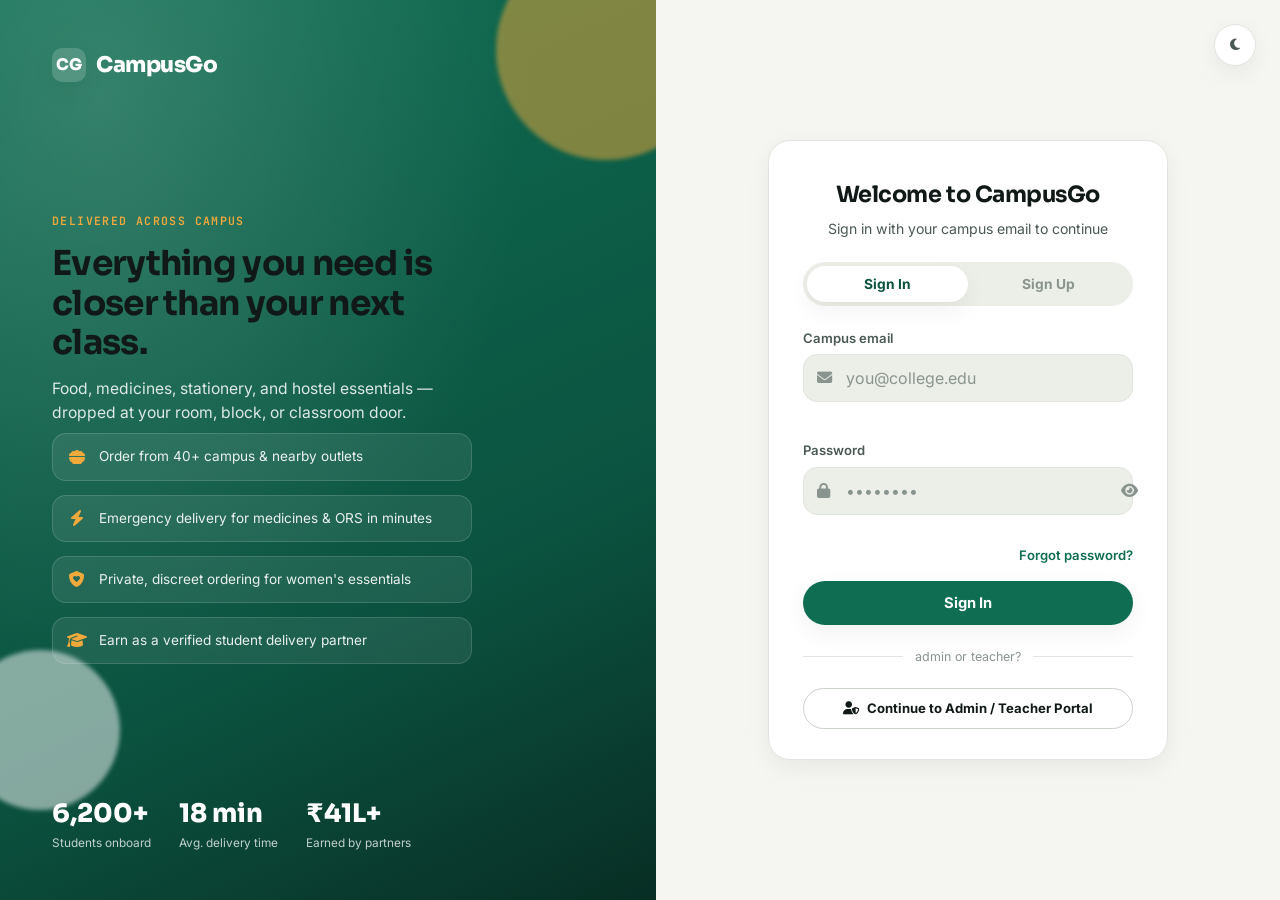
<file: partner-apply.html>
<!DOCTYPE html>
<html lang="en">
<head>
<meta charset="UTF-8">
<meta name="viewport" content="width=device-width, initial-scale=1.0">
<title>Apply as Delivery Partner · CampusGo</title>
<link rel="stylesheet" href="https://cdnjs.cloudflare.com/ajax/libs/font-awesome/6.5.1/css/all.min.css">
<link rel="stylesheet" href="assets/css/style.css">
<style>
  .apply-main { padding: 28px 0 90px; display: flex; justify-content: center; }
  .apply-card { width: 100%; max-width: 560px; padding: 34px; display: flex; flex-direction: column; gap: 22px; }
  .slot-grid { display: grid; grid-template-columns: repeat(2, 1fr); gap: 10px; }
  @media (max-width: 480px) { .slot-grid { grid-template-columns: 1fr; } }
  .slot-chip {
    display: flex; align-items: center; gap: 10px;
    border: 1.5px solid var(--border);
    border-radius: var(--r-md);
    padding: 12px 14px;
    font-size: 0.84rem; font-weight: 600;
    cursor: pointer;
  }
  .slot-chip input { accent-color: var(--primary); width: 16px; height: 16px; }
  .slot-chip.is-checked { border-color: var(--primary); background: var(--primary-soft); }
  .step-panel { display: none; flex-direction: column; gap: 20px; }
  .step-panel.is-active { display: flex; }
  .success-check {
    width: 74px; height: 74px; border-radius: 50%;
    background: var(--primary-soft); color: var(--primary);
    display: grid; place-items: center; margin: 0 auto;
    font-size: 2rem;
  }
  .upload-box {
    border: 1.5px dashed var(--border-strong);
    border-radius: var(--r-md);
    padding: 22px;
    text-align: center;
    color: var(--ink-faint);
    font-size: 0.85rem;
    cursor: pointer;
  }
  .upload-box.has-file { border-color: var(--success); color: var(--success); background: var(--primary-soft); }
</style>
</head>
<body>

<div class="page-loader"><div class="loader-mark">CG</div></div>

<nav class="app-nav">
  <div class="wrap">
    <span class="brand"><span class="brand-badge">CG</span>CampusGo</span>
    <div class="app-nav-links">
      <a href="home.html" class="nav-link"><i class="fa-solid fa-house"></i> Home</a>
      <a href="partner-landing.html" class="nav-link nav-link-accent is-active"><i class="fa-solid fa-motorcycle"></i> Become a Partner</a>
    </div>
    <div class="nav-right">
      <button class="nav-icon-btn" data-action="toggle-theme" aria-label="Toggle dark mode"><i class="fa-solid fa-moon" data-theme-icon></i></button>
    </div>
  </div>
</nav>

<main class="wrap apply-main">
  <div class="card apply-card fade-up">

    <!-- FORM -->
    <div class="step-panel is-active" id="panelForm">
      <div style="text-align:center;">
        <h2 style="font-size:1.35rem;">Apply to become a delivery partner</h2>
        <p class="muted" style="font-size:0.85rem; margin-top:6px;">Takes about 2 minutes. Most applications are reviewed within a day.</p>
      </div>

      <div class="field">
        <label for="apName">Full name</label>
        <input class="input" type="text" id="apName" placeholder="As on your college ID">
        <div class="field-error"></div>
      </div>

      <div class="field">
        <label for="apCollegeId">College ID</label>
        <input class="input" type="text" id="apCollegeId" placeholder="e.g. 21BCE1042">
        <div class="field-error"></div>
      </div>

      <div class="field">
        <label for="apPhone">Phone number</label>
        <div class="input-icon-wrap">
          <i class="fa-solid fa-phone"></i>
          <input class="input" type="tel" id="apPhone" placeholder="10-digit mobile number">
        </div>
        <div class="field-error"></div>
      </div>

      <div class="field">
        <label>Available hours (select all that apply)</label>
        <div class="slot-grid">
          <label class="slot-chip"><input type="checkbox" value="morning"> Morning (8–11 AM)</label>
          <label class="slot-chip"><input type="checkbox" value="lunch"> Lunch break (12–2 PM)</label>
          <label class="slot-chip"><input type="checkbox" value="afternoon"> Afternoon (3–5 PM)</label>
          <label class="slot-chip"><input type="checkbox" value="evening"> Evening (6–9 PM)</label>
        </div>
        <div class="field-error" id="slotError"></div>
      </div>

      <div class="field">
        <label>Upload photo ID (front)</label>
        <div class="upload-box" id="uploadBox">
          <i class="fa-solid fa-cloud-arrow-up" style="font-size:1.4rem; display:block; margin-bottom:6px;"></i>
          <span id="uploadLabel">Tap to upload your college ID photo</span>
          <input type="file" id="uploadInput" accept="image/*" hidden>
        </div>
        <div class="field-error"></div>
      </div>

      <label style="display:flex; align-items:flex-start; gap:10px; font-size:0.8rem; color:var(--ink-soft);">
        <input type="checkbox" id="apDeclare" style="margin-top:3px; accent-color:var(--primary);">
        I confirm I'm physically able to walk or cycle around campus to complete deliveries, and the details above are accurate.
      </label>
      <div class="field-error" id="declareError"></div>

      <button class="btn btn-primary btn-block" id="submitApplyBtn">
        <span class="btn-label">Submit Application</span>
      </button>
    </div>

    <!-- SUCCESS -->
    <div class="step-panel" id="panelSuccess">
      <div class="success-check"><i class="fa-solid fa-check"></i></div>
      <div style="text-align:center;">
        <h2 style="font-size:1.25rem;">Application submitted!</h2>
        <p class="muted" style="font-size:0.88rem; margin-top:8px;">
          We're reviewing your details now — you'll get a notification once you're verified.
          Most students hear back within 24 hours.
        </p>
      </div>
      <a href="home.html" class="btn btn-primary btn-block">Back to Home</a>
      <a href="partner-landing.html" class="btn btn-ghost btn-block">View Partner Program</a>
    </div>

  </div>
</main>

<script src="assets/js/main.js"></script>
<script src="assets/js/partner.js"></script>
</body>
</html>
</file>
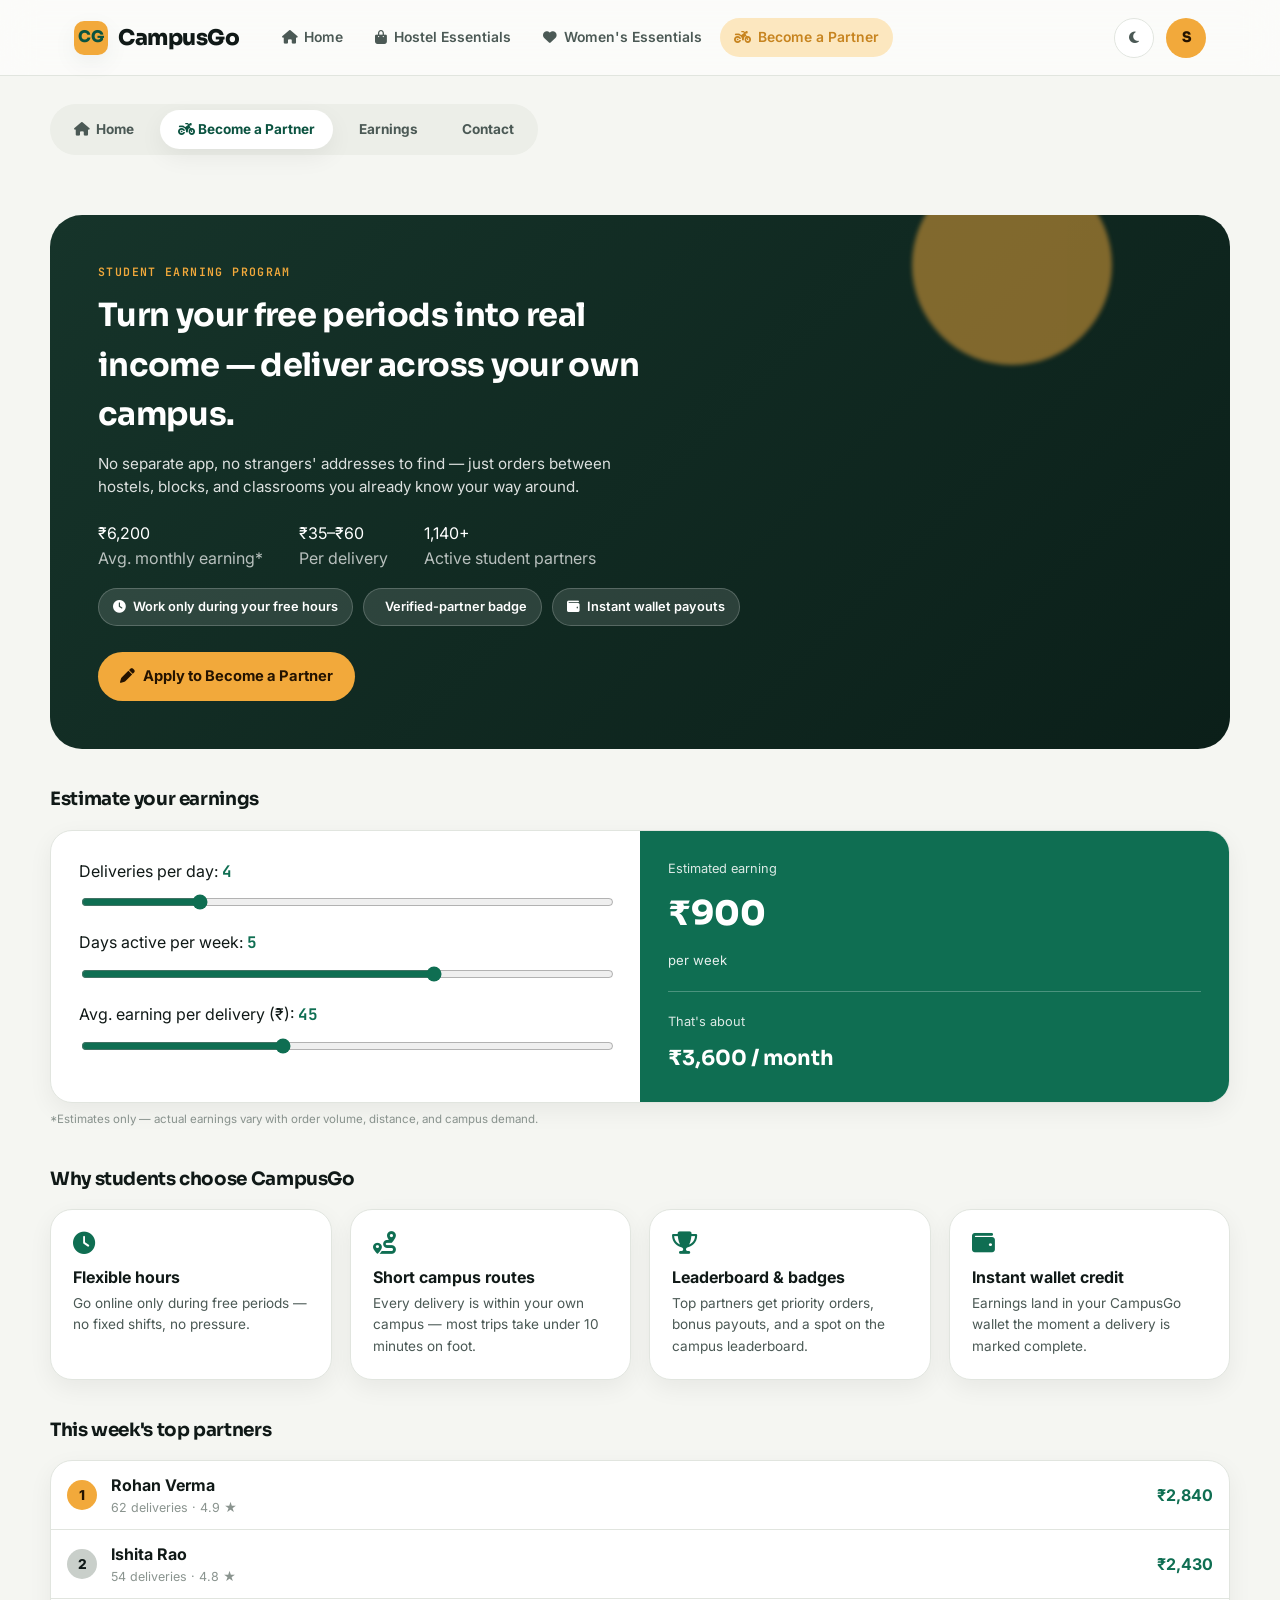
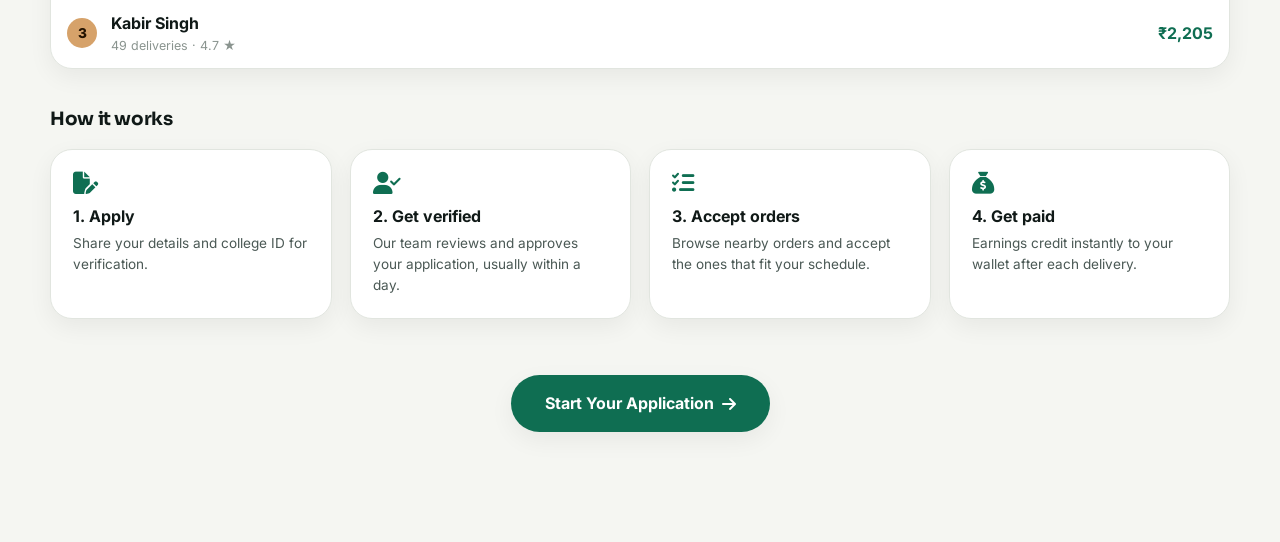
<file: partner-landing.html>
<!DOCTYPE html>
<html lang="en">
<head>
<meta charset="UTF-8">
<meta name="viewport" content="width=device-width, initial-scale=1.0">
<title>Become a Partner · CampusGo</title>
<link rel="stylesheet" href="https://cdnjs.cloudflare.com/ajax/libs/font-awesome/6.5.1/css/all.min.css">
<link rel="stylesheet" href="assets/css/style.css">
<style>
  .partner-main { padding: 28px 0 90px; display: flex; flex-direction: column; gap: 36px; }
  .hero-stats { display: flex; gap: 36px; margin-top: 22px; flex-wrap: wrap; }
  .badge-row { display: flex; gap: 10px; flex-wrap: wrap; margin-top: 18px; }
  .badge-pill {
    display: flex; align-items: center; gap: 7px;
    background: rgba(255,255,255,0.12);
    border: 1px solid rgba(255,255,255,0.2);
    padding: 8px 14px; border-radius: var(--r-pill);
    font-size: 0.8rem; font-weight: 600;
  }
  .leaderboard-row {
    display: flex; align-items: center; gap: 14px;
    padding: 12px 16px;
    border-bottom: 1px solid var(--border);
  }
  .leaderboard-row:last-child { border-bottom: none; }
  .rank-badge {
    width: 30px; height: 30px; border-radius: 50%;
    display: grid; place-items: center;
    font-weight: 800; font-size: 0.85rem;
    background: var(--bg-sunken); color: var(--ink-soft);
  }
  .rank-badge.gold { background: #F2A93B; color: #241300; }
  .rank-badge.silver { background: #C9CFCA; color: #101917; }
  .rank-badge.bronze { background: #D6A26A; color: #241300; }
</style>
</head>
<body>

<div class="page-loader"><div class="loader-mark">CG</div></div>

<nav class="app-nav">
  <div class="wrap">
    <span class="brand"><span class="brand-badge">CG</span>CampusGo</span>
    <div class="app-nav-links">
      <a href="home.html" class="nav-link"><i class="fa-solid fa-house"></i> Home</a>
      <a href="hostel-essentials.html" class="nav-link"><i class="fa-solid fa-bag-shopping"></i> Hostel Essentials</a>
      <a href="womens-essentials.html" class="nav-link"><i class="fa-solid fa-heart"></i> Women's Essentials</a>
      <a href="partner-landing.html" class="nav-link nav-link-accent is-active"><i class="fa-solid fa-motorcycle"></i> Become a Partner</a>
    </div>
    <div class="nav-right">
      <button class="nav-icon-btn" data-action="toggle-theme" aria-label="Toggle dark mode">
        <i class="fa-solid fa-moon" data-theme-icon></i>
      </button>
      <div class="avatar" id="navAvatar">S</div>
    </div>
  </div>
</nav>

<main class="wrap partner-main">

  <div class="partner-subnav">
    <a href="home.html" class="nav-link" style="border-radius:var(--r-pill);"><i class="fa-solid fa-house"></i> Home</a>
    <a href="partner-landing.html" class="is-active"><i class="fa-solid fa-motorcycle"></i> Become a Partner</a>
    <a href="partner-apply.html">Earnings</a>
    <a href="contact.html">Contact</a>
  </div>

  <!-- HERO -->
  <section class="partner-hero fade-up">
    <div class="blob" style="width:200px;height:200px;background:var(--accent);top:-50px;right:10%;"></div>
    <p class="eyebrow" style="color:var(--accent);">Student Earning Program</p>
    <h1 style="font-size:2rem; max-width:560px; color:#fff; margin-top:10px;">
      Turn your free periods into real income — deliver across your own campus.
    </h1>
    <p style="opacity:0.85; max-width:520px; margin-top:12px; color:#fff; font-size:0.95rem;">
      No separate app, no strangers' addresses to find — just orders between hostels, blocks, and classrooms you already know your way around.
    </p>
    <div class="hero-stats">
      <div><div class="num" style="color:#fff;">₹6,200</div><div class="lbl" style="color:rgba(255,255,255,0.7);">Avg. monthly earning*</div></div>
      <div><div class="num" style="color:#fff;">₹35–₹60</div><div class="lbl" style="color:rgba(255,255,255,0.7);">Per delivery</div></div>
      <div><div class="num" style="color:#fff;">1,140+</div><div class="lbl" style="color:rgba(255,255,255,0.7);">Active student partners</div></div>
    </div>
    <div class="badge-row">
      <span class="badge-pill"><i class="fa-solid fa-clock"></i> Work only during your free hours</span>
      <span class="badge-pill"><i class="fa-solid fa-shield-check"></i> Verified-partner badge</span>
      <span class="badge-pill"><i class="fa-solid fa-wallet"></i> Instant wallet payouts</span>
    </div>
    <a href="partner-apply.html" class="btn btn-accent" style="margin-top:26px;">
      <i class="fa-solid fa-pen"></i> Apply to Become a Partner
    </a>
  </section>

  <!-- EARNINGS CALCULATOR -->
  <section>
    <div class="section-head"><h2 style="font-size:1.15rem;">Estimate your earnings</h2></div>
    <div class="card earn-calc-card fade-up">
      <div class="earn-calc-inputs">
        <div class="range-row">
          <label>Deliveries per day: <span class="range-value" id="delivVal">4</span></label>
          <input type="range" id="delivRange" min="1" max="15" value="4">
        </div>
        <div class="range-row">
          <label>Days active per week: <span class="range-value" id="daysVal">5</span></label>
          <input type="range" id="daysRange" min="1" max="7" value="5">
        </div>
        <div class="range-row">
          <label>Avg. earning per delivery (₹): <span class="range-value" id="rateVal">45</span></label>
          <input type="range" id="rateRange" min="30" max="70" value="45">
        </div>
      </div>
      <div class="earn-calc-result">
        <span style="font-size:0.8rem; opacity:0.85;">Estimated earning</span>
        <div style="font-family:var(--font-display); font-size:2.1rem; font-weight:800;" id="weeklyEarn">₹900</div>
        <span style="font-size:0.82rem; opacity:0.9;">per week</span>
        <div style="height:1px; background:rgba(255,255,255,0.25); margin:10px 0;"></div>
        <span style="font-size:0.8rem; opacity:0.85;">That's about</span>
        <div style="font-family:var(--font-display); font-size:1.3rem; font-weight:700;" id="monthlyEarn">₹3,900 / month</div>
      </div>
    </div>
    <p class="faint" style="font-size:0.72rem; margin-top:8px;">*Estimates only — actual earnings vary with order volume, distance, and campus demand.</p>
  </section>

  <!-- WHY DELIVER WITH CAMPUSGO -->
  <section>
    <div class="section-head"><h2 style="font-size:1.15rem;">Why students choose CampusGo</h2></div>
    <div class="benefit-grid">
      <div class="card benefit-card fade-up">
        <i class="fa-solid fa-clock"></i>
        <strong>Flexible hours</strong>
        <p class="muted" style="font-size:0.85rem; margin-top:4px;">Go online only during free periods — no fixed shifts, no pressure.</p>
      </div>
      <div class="card benefit-card fade-up delay-1">
        <i class="fa-solid fa-route"></i>
        <strong>Short campus routes</strong>
        <p class="muted" style="font-size:0.85rem; margin-top:4px;">Every delivery is within your own campus — most trips take under 10 minutes on foot.</p>
      </div>
      <div class="card benefit-card fade-up delay-2">
        <i class="fa-solid fa-trophy"></i>
        <strong>Leaderboard & badges</strong>
        <p class="muted" style="font-size:0.85rem; margin-top:4px;">Top partners get priority orders, bonus payouts, and a spot on the campus leaderboard.</p>
      </div>
      <div class="card benefit-card fade-up delay-3">
        <i class="fa-solid fa-wallet"></i>
        <strong>Instant wallet credit</strong>
        <p class="muted" style="font-size:0.85rem; margin-top:4px;">Earnings land in your CampusGo wallet the moment a delivery is marked complete.</p>
      </div>
    </div>
  </section>

  <!-- LEADERBOARD PREVIEW -->
  <section>
    <div class="section-head"><h2 style="font-size:1.15rem;">This week's top partners</h2></div>
    <div class="card fade-up">
      <div class="leaderboard-row">
        <span class="rank-badge gold">1</span>
        <div style="flex:1;"><strong>Rohan Verma</strong><div class="faint" style="font-size:0.78rem;">62 deliveries · 4.9 ★</div></div>
        <strong style="color:var(--primary);">₹2,840</strong>
      </div>
      <div class="leaderboard-row">
        <span class="rank-badge silver">2</span>
        <div style="flex:1;"><strong>Ishita Rao</strong><div class="faint" style="font-size:0.78rem;">54 deliveries · 4.8 ★</div></div>
        <strong style="color:var(--primary);">₹2,430</strong>
      </div>
      <div class="leaderboard-row">
        <span class="rank-badge bronze">3</span>
        <div style="flex:1;"><strong>Kabir Singh</strong><div class="faint" style="font-size:0.78rem;">49 deliveries · 4.7 ★</div></div>
        <strong style="color:var(--primary);">₹2,205</strong>
      </div>
    </div>
  </section>

  <!-- HOW IT WORKS -->
  <section>
    <div class="section-head"><h2 style="font-size:1.15rem;">How it works</h2></div>
    <div class="benefit-grid">
      <div class="card benefit-card fade-up"><i class="fa-solid fa-file-pen"></i><strong>1. Apply</strong><p class="muted" style="font-size:0.85rem;margin-top:4px;">Share your details and college ID for verification.</p></div>
      <div class="card benefit-card fade-up delay-1"><i class="fa-solid fa-user-check"></i><strong>2. Get verified</strong><p class="muted" style="font-size:0.85rem;margin-top:4px;">Our team reviews and approves your application, usually within a day.</p></div>
      <div class="card benefit-card fade-up delay-2"><i class="fa-solid fa-list-check"></i><strong>3. Accept orders</strong><p class="muted" style="font-size:0.85rem;margin-top:4px;">Browse nearby orders and accept the ones that fit your schedule.</p></div>
      <div class="card benefit-card fade-up delay-3"><i class="fa-solid fa-sack-dollar"></i><strong>4. Get paid</strong><p class="muted" style="font-size:0.85rem;margin-top:4px;">Earnings credit instantly to your wallet after each delivery.</p></div>
    </div>
  </section>

  <div style="text-align:center; padding: 20px 0;">
    <a href="partner-apply.html" class="btn btn-primary" style="padding:16px 34px; font-size:1rem;">
      Start Your Application <i class="fa-solid fa-arrow-right"></i>
    </a>
  </div>

</main>

<nav class="mobile-tabbar">
  <a href="home.html" class="tabbar-item"><i class="fa-solid fa-house"></i>Home</a>
  <a href="hostel-essentials.html" class="tabbar-item"><i class="fa-solid fa-bag-shopping"></i>Essentials</a>
  <a href="womens-essentials.html" class="tabbar-item"><i class="fa-solid fa-heart"></i>Private</a>
  <a href="partner-landing.html" class="tabbar-item is-active"><i class="fa-solid fa-motorcycle"></i>Earn</a>
  <a href="profile.html" class="tabbar-item"><i class="fa-solid fa-user"></i>Profile</a>
</nav>

<script src="assets/js/main.js"></script>
<script>
  // Personalize avatar initial
  const s = CampusGo.getSession();
  if (s) document.getElementById('navAvatar').textContent = s.name.trim()[0].toUpperCase();

  // Earnings calculator
  const delivRange = document.getElementById('delivRange');
  const daysRange = document.getElementById('daysRange');
  const rateRange = document.getElementById('rateRange');

  function updateCalc() {
    const deliv = Number(delivRange.value);
    const days = Number(daysRange.value);
    const rate = Number(rateRange.value);
    document.getElementById('delivVal').textContent = deliv;
    document.getElementById('daysVal').textContent = days;
    document.getElementById('rateVal').textContent = rate;

    const weekly = deliv * days * rate;
    document.getElementById('weeklyEarn').textContent = `₹${weekly.toLocaleString('en-IN')}`;
    document.getElementById('monthlyEarn').textContent = `₹${(weekly * 4).toLocaleString('en-IN')} / month`;
  }
  [delivRange, daysRange, rateRange].forEach((r) => r.addEventListener('input', updateCalc));
  updateCalc();
</script>
</body>
</html>
</file>
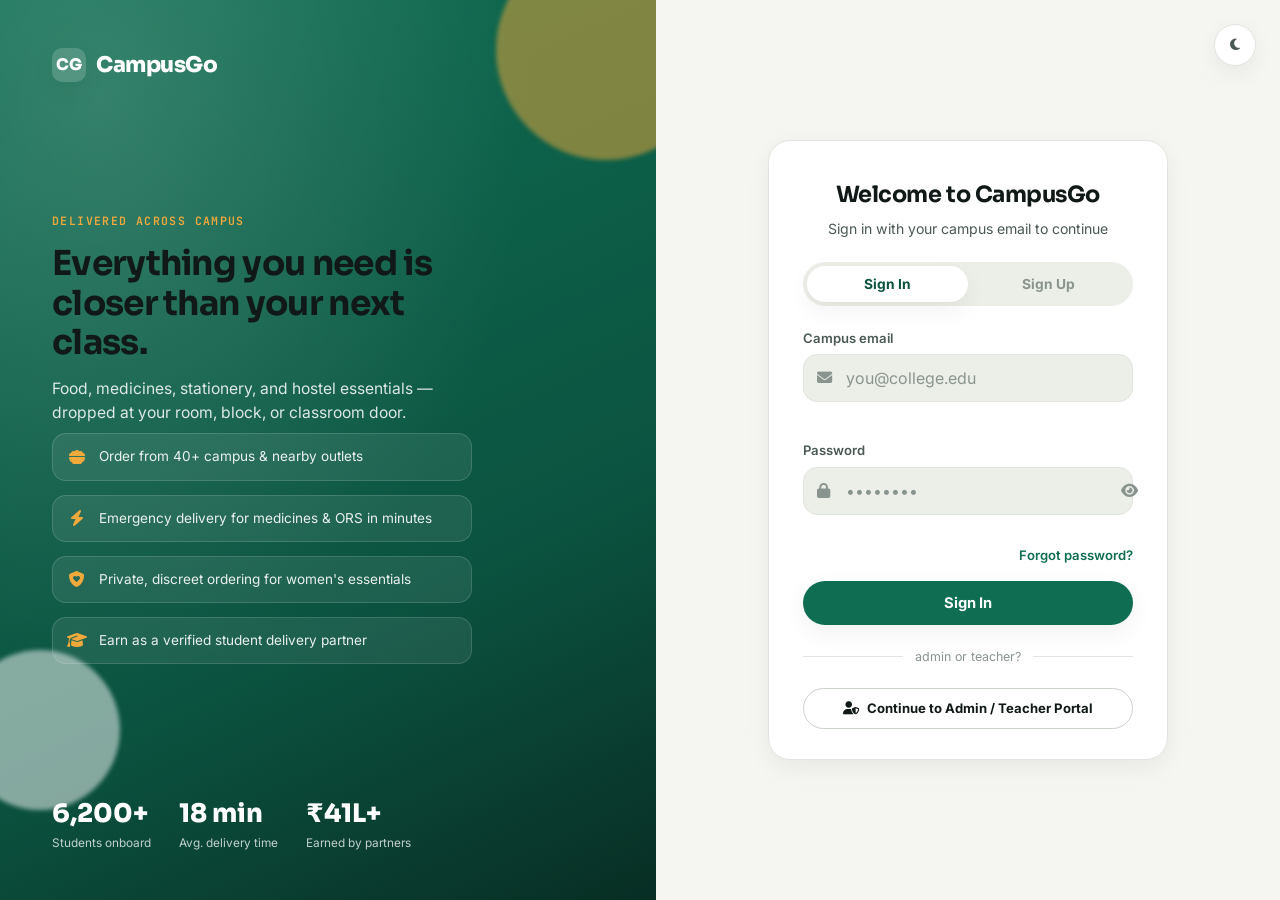
<file: setup-location.html>
<!DOCTYPE html>
<html lang="en">
<head>
<meta charset="UTF-8">
<meta name="viewport" content="width=device-width, initial-scale=1.0">
<title>Set Up Your Spot · CampusGo</title>
<link rel="stylesheet" href="https://cdnjs.cloudflare.com/ajax/libs/font-awesome/6.5.1/css/all.min.css">
<link rel="stylesheet" href="assets/css/style.css">
<style>
  .onboard-shell { min-height: 100vh; display: flex; flex-direction: column; align-items: center; padding: 40px 20px 60px; }
  .onboard-header { width: 100%; max-width: 480px; margin-bottom: 34px; }
  .onboard-card { width: 100%; max-width: 480px; padding: 34px; display: flex; flex-direction: column; gap: 22px; }
  .lane-details { display: none; flex-direction: column; gap: 16px; }
  .lane-details.is-active { display: flex; animation: fadeUp var(--t-med) var(--ease-out) both; }
  .two-col { display: grid; grid-template-columns: 1fr 1fr; gap: 12px; }
  @media (max-width: 420px) { .two-col { grid-template-columns: 1fr; } }
  .map-hint {
    border: 1px dashed var(--border-strong);
    border-radius: var(--r-md);
    padding: 14px 16px;
    display: flex; align-items: center; gap: 10px;
    font-size: 0.82rem; color: var(--ink-soft);
    background: var(--bg-sunken);
  }
  .map-hint i { color: var(--primary); font-size: 1.1rem; }
</style>
</head>
<body>

<div class="page-loader"><div class="loader-mark">CG</div></div>
<button class="theme-toggle" data-action="toggle-theme" aria-label="Toggle dark mode">
  <i class="fa-solid fa-moon" data-theme-icon></i>
</button>

<div class="onboard-shell">
  <div class="onboard-header">
    <div style="text-align:center; margin-bottom:28px;">
      <span class="brand" style="justify-content:center;"><span class="brand-badge">CG</span>CampusGo</span>
    </div>

    <div class="route-rail" style="--fill:100%;">
      <div class="route-step is-done">
        <div class="route-node"><i class="fa-solid fa-check" style="font-size:0.7rem;"></i></div>
        <span class="route-label">Account</span>
      </div>
      <div class="route-line" style="position:relative;">
        <span class="route-pin" style="--pin:100%;">🛵</span>
      </div>
      <div class="route-step is-done">
        <div class="route-node"><i class="fa-solid fa-check" style="font-size:0.7rem;"></i></div>
        <span class="route-label">Verify ID</span>
      </div>
      <div class="route-line" style="--fill:100%;"></div>
      <div class="route-step is-active">
        <div class="route-node">3</div>
        <span class="route-label">Your Spot</span>
      </div>
    </div>
  </div>

  <div class="onboard-card card fade-up">
    <div style="text-align:center;">
      <h2 style="font-size:1.3rem;">Where should we deliver?</h2>
      <p class="muted" style="font-size:0.85rem; margin-top:6px;">
        This unlocks ordering — every delivery partner will see this exact spot.
      </p>
    </div>

    <div class="lane-select">
      <button type="button" class="lane-option" id="laneHostel">
        <i class="fa-solid fa-building-user"></i>
        <strong>Hosteler</strong>
        <span>I live on campus</span>
      </button>
      <button type="button" class="lane-option" id="laneDay">
        <i class="fa-solid fa-person-walking-arrow-right"></i>
        <strong>Day Scholar</strong>
        <span>I commute in daily</span>
      </button>
    </div>

    <!-- HOSTELER details -->
    <div class="lane-details" id="detailsHostel">
      <div class="field">
        <label for="hostelName">Hostel name / block</label>
        <select class="select" id="hostelName">
          <option value="">Select hostel</option>
          <option>Aravali Hostel (Boys)</option>
          <option>Nilgiri Hostel (Boys)</option>
          <option>Shivalik Hostel (Girls)</option>
          <option>Vindhya Hostel (Girls)</option>
          <option>Satpura PG Block</option>
        </select>
        <div class="field-error"></div>
      </div>
      <div class="two-col">
        <div class="field">
          <label for="hostelFloor">Floor</label>
          <input class="input" type="text" id="hostelFloor" placeholder="e.g. 2nd Floor">
          <div class="field-error"></div>
        </div>
        <div class="field">
          <label for="hostelRoom">Room number</label>
          <input class="input" type="text" id="hostelRoom" placeholder="e.g. 214-B">
          <div class="field-error"></div>
        </div>
      </div>
      <div class="field">
        <label for="hostelNotes">Delivery note (optional)</label>
        <input class="input" type="text" id="hostelNotes" placeholder="e.g. Leave at warden's desk if I'm not in">
      </div>
    </div>

    <!-- DAY SCHOLAR details -->
    <div class="lane-details" id="detailsDay">
      <div class="field">
        <label for="dayBlock">Academic building / block</label>
        <select class="select" id="dayBlock">
          <option value="">Select building</option>
          <option>Block A — Engineering</option>
          <option>Block B — Sciences</option>
          <option>Block C — Management</option>
          <option>Central Library</option>
          <option>Faculty & Admin Block</option>
        </select>
        <div class="field-error"></div>
      </div>
      <div class="two-col">
        <div class="field">
          <label for="dayFloor">Floor</label>
          <input class="input" type="text" id="dayFloor" placeholder="e.g. Ground Floor">
          <div class="field-error"></div>
        </div>
        <div class="field">
          <label for="dayRoom">Classroom / lab number</label>
          <input class="input" type="text" id="dayRoom" placeholder="e.g. LT-104">
          <div class="field-error"></div>
        </div>
      </div>
      <div class="field">
        <label for="dayFreePeriod">Usual free period (for scheduled orders)</label>
        <select class="select" id="dayFreePeriod">
          <option value="">Select a slot</option>
          <option>10:00 – 11:00 AM</option>
          <option>12:00 – 1:00 PM (Lunch)</option>
          <option>2:00 – 3:00 PM</option>
          <option>4:00 – 5:00 PM</option>
        </select>
      </div>
    </div>

    <div class="map-hint" id="mapHint" style="display:none;">
      <i class="fa-solid fa-map-location-dot"></i>
      <span>Your delivery partner will follow the shortest campus route to this exact spot.</span>
    </div>

    <button class="btn btn-primary btn-block" id="finishSetupBtn" disabled>
      <span class="btn-label">Unlock CampusGo</span> <i class="fa-solid fa-arrow-right"></i>
    </button>
  </div>
</div>

<script src="assets/js/main.js"></script>
<script src="assets/js/setup-location.js"></script>
</body>
</html>
</file>
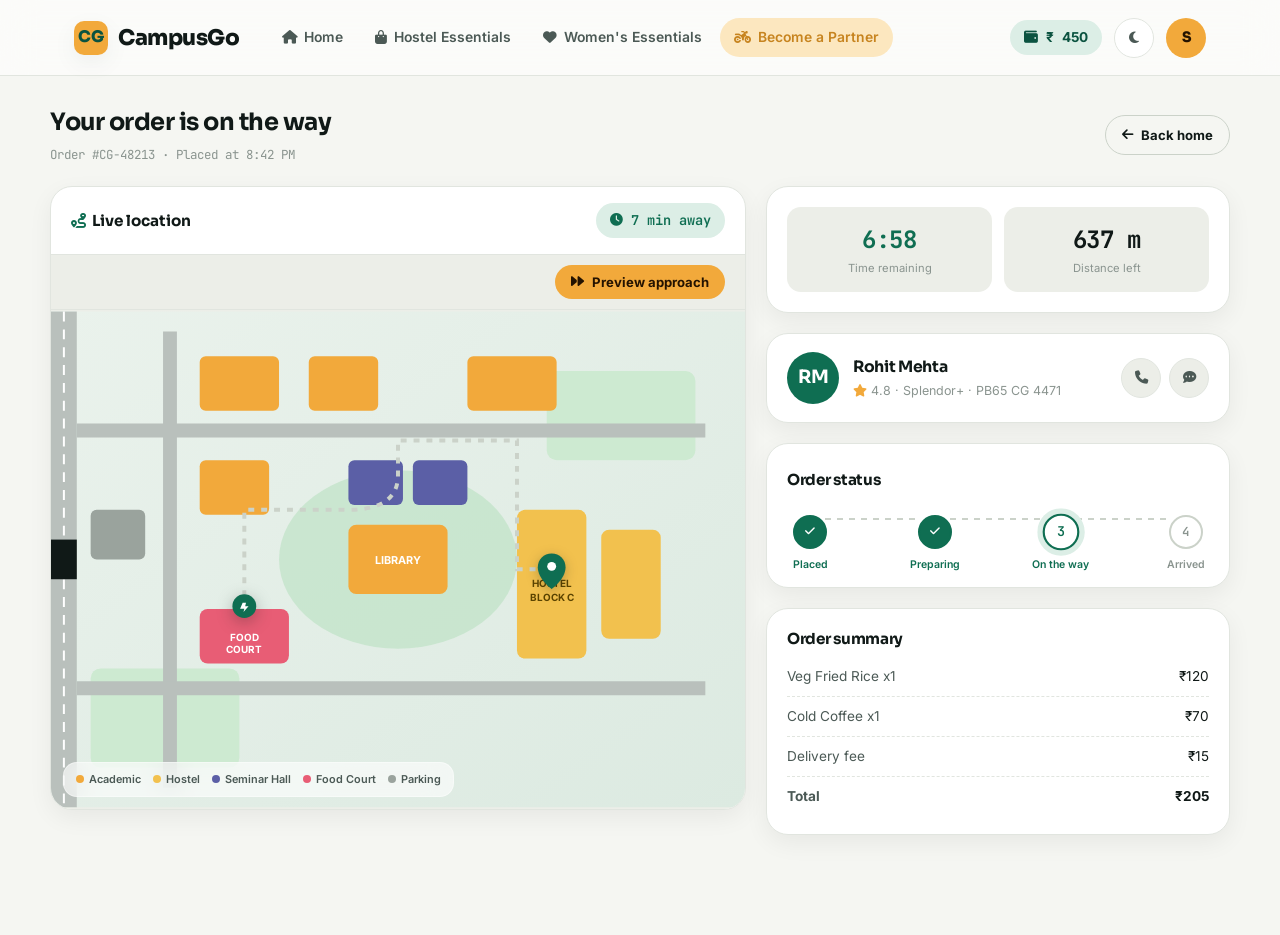
<file: track-order.html>
<!DOCTYPE html>
<html lang="en">
<head>
<meta charset="UTF-8">
<meta name="viewport" content="width=device-width, initial-scale=1.0">
<title>Track Order · CampusGo</title>
<link rel="stylesheet" href="https://cdnjs.cloudflare.com/ajax/libs/font-awesome/6.5.1/css/all.min.css">
<link rel="stylesheet" href="style.css">
<style>
  /* ---------------------------------- */
  /* Page-specific: live tracking        */
  /* ---------------------------------- */
  .track-main { padding: 28px 0 100px; display: flex; flex-direction: column; gap: 20px; }

  .track-head { display: flex; align-items: center; justify-content: space-between; gap: 12px; }
  .track-head h1 { font-size: 1.5rem; }
  .order-id { font-family: var(--font-mono); font-size: 0.78rem; color: var(--ink-faint); }

  /* Layout: map + side panel */
  .track-layout { display: grid; grid-template-columns: 1.5fr 1fr; gap: 20px; align-items: start; }
  @media (max-width: 880px) { .track-layout { grid-template-columns: 1fr; } }

  /* ---- Map card ---- */
  .map-card { padding: 0; overflow: hidden; position: relative; }
  .map-card-head {
    display: flex; align-items: center; justify-content: space-between;
    padding: 16px 20px; border-bottom: 1px solid var(--border);
  }
  .map-card-head .eta-pill {
    display: flex; align-items: center; gap: 8px;
    background: var(--primary-soft); color: var(--primary);
    padding: 7px 14px; border-radius: var(--r-pill);
    font-family: var(--font-mono); font-weight: 600; font-size: 0.85rem;
  }
  [data-theme="dark"] .map-card-head .eta-pill { color: var(--primary); }
  .eta-pill i { font-size: 0.8rem; }

  .map-card-actions {
    display: flex; justify-content: flex-end;
    padding: 10px 20px; border-bottom: 1px solid var(--border);
    background: var(--bg-sunken);
  }
  .map-card-actions .btn[disabled] { opacity: 0.6; }

  .map-wrap { position: relative; background: var(--bg-sunken); aspect-ratio: 16/11.5; }
  .map-wrap svg { width: 100%; height: 100%; display: block; }

  /* legend */
  .map-legend {
    position: absolute; bottom: 12px; left: 12px;
    display: flex; gap: 12px; flex-wrap: wrap; max-width: calc(100% - 24px);
    background: var(--glass-bg); backdrop-filter: blur(12px);
    border: 1px solid var(--glass-border);
    padding: 8px 12px; border-radius: var(--r-md);
    font-size: 0.68rem; font-weight: 600; color: var(--ink-soft);
  }
  .map-legend span { display: flex; align-items: center; gap: 5px; white-space: nowrap; }
  .map-legend i.dot { width: 8px; height: 8px; border-radius: 50%; display: inline-block; }

  /* moving partner marker */
  .partner-marker {
    filter: drop-shadow(0 4px 8px rgba(16,25,23,0.3));
  }
  .partner-marker .pm-pulse {
    animation: pmPulse 1.8s ease-out infinite;
    transform-origin: center;
  }
  @keyframes pmPulse {
    0%   { r: 10; opacity: 0.55; }
    100% { r: 26; opacity: 0; }
  }
  .partner-marker.is-arriving .pm-pulse { animation-duration: 0.9s; }
  .partner-marker.is-arriving .pm-body { animation: pmBob 0.5s ease-in-out infinite alternate; }
  @keyframes pmBob { from { transform: translateY(0); } to { transform: translateY(-2px); } }

  .drop-marker { filter: drop-shadow(0 3px 6px rgba(16,25,23,0.25)); }
  .drop-marker.is-lit .drop-ring { animation: dropLit 1.2s var(--ease-out) infinite; }
  @keyframes dropLit {
    0%   { r: 9;  opacity: 0.9; }
    100% { r: 22; opacity: 0; }
  }

  .route-dash { stroke-dasharray: 6 7; }
  .route-progress {
    stroke-dasharray: 1000;
    stroke-dashoffset: var(--route-offset, 1000);
    transition: stroke-dashoffset 0.9s linear;
  }

  /* ---- Status stepper (built on the shared .route-rail motif) ---- */
  .status-card { padding: 24px 20px 30px; }
  .status-rail-wrap { padding: 6px 6px 0; }
  .status-rail-wrap .route-rail { max-width: 100%; }
  .status-rail-wrap .route-label { font-size: 0.66rem; }

  .arrived-banner {
    display: none; align-items: center; gap: 10px;
    background: var(--primary-soft); color: var(--primary);
    border-radius: var(--r-md); padding: 12px 14px; margin-top: 22px;
    font-weight: 600; font-size: 0.88rem;
  }
  .arrived-banner.is-shown { display: flex; }
  .arrived-banner i { font-size: 1.1rem; }

  /* ---- Partner card ---- */
  .partner-card { display: flex; align-items: center; gap: 14px; padding: 18px 20px; }
  .partner-avatar {
    width: 52px; height: 52px; border-radius: 50%;
    background: var(--primary); color: #fff;
    display: grid; place-items: center; font-family: var(--font-display);
    font-weight: 700; font-size: 1.15rem; flex: 0 0 auto;
  }
  .partner-info { flex: 1; min-width: 0; }
  .partner-info h3 { font-size: 0.98rem; }
  .partner-info .p-meta { font-size: 0.78rem; color: var(--ink-faint); margin-top: 2px; }
  .partner-info .p-meta i.fa-star { color: var(--accent); }
  .partner-actions { display: flex; gap: 8px; }
  .partner-actions .nav-icon-btn { background: var(--bg-sunken); }

  /* ---- ETA stat row ---- */
  .stat-mini-row { display: grid; grid-template-columns: 1fr 1fr; gap: 12px; }
  .stat-mini {
    background: var(--bg-sunken); border-radius: var(--r-md);
    padding: 14px 16px; text-align: center;
  }
  .stat-mini .val {
    font-family: var(--font-mono); font-size: 1.5rem; font-weight: 700;
    color: var(--ink); letter-spacing: -0.02em;
  }
  .stat-mini .lbl { font-size: 0.7rem; color: var(--ink-faint); margin-top: 2px; }
  .stat-mini.is-ticking .val { color: var(--primary); }

  /* ---- Order summary ---- */
  .order-line-item {
    display: flex; justify-content: space-between; font-size: 0.85rem;
    padding: 9px 0; border-bottom: 1px dashed var(--border);
  }
  .order-line-item:last-of-type { border-bottom: none; }
  .order-line-item span:first-child { color: var(--ink-soft); }

  .side-col { display: flex; flex-direction: column; gap: 20px; }
</style>
</head>
<body>

<div class="page-loader"><div class="loader-mark">CG</div></div>

<!-- ============ APP NAV ============ -->
<nav class="app-nav">
  <div class="wrap">
    <span class="brand"><span class="brand-badge">CG</span>CampusGo</span>
    <div class="app-nav-links">
      <a href="home.html" class="nav-link"><i class="fa-solid fa-house"></i> Home</a>
      <a href="hostel-essentials.html" class="nav-link"><i class="fa-solid fa-bag-shopping"></i> Hostel Essentials</a>
      <a href="womens-essentials.html" class="nav-link"><i class="fa-solid fa-heart"></i> Women's Essentials</a>
      <a href="partner-landing.html" class="nav-link nav-link-accent"><i class="fa-solid fa-motorcycle"></i> Become a Partner</a>
    </div>
    <div class="nav-right">
      <span class="wallet-chip"><i class="fa-solid fa-wallet"></i> ₹<span id="walletAmount">450</span></span>
      <button class="nav-icon-btn" data-action="toggle-theme" aria-label="Toggle dark mode">
        <i class="fa-solid fa-moon" data-theme-icon></i>
      </button>
      <div class="avatar" id="navAvatar">S</div>
    </div>
  </div>
</nav>

<main class="wrap track-main">

  <div class="track-head fade-up">
    <div>
      <h1>Your order is on the way</h1>
      <span class="order-id">Order #CG-48213 · Placed at 8:42 PM</span>
    </div>
    <a href="home.html" class="btn btn-ghost btn-sm"><i class="fa-solid fa-arrow-left"></i> Back home</a>
  </div>

  <div class="track-layout">

    <!-- ================= MAP ================= -->
    <div class="card map-card fade-up">
      <div class="map-card-head">
        <strong style="font-family:var(--font-display); font-size:0.95rem;">
          <i class="fa-solid fa-route" style="color:var(--primary); margin-right:6px;"></i>Live location
        </strong>
        <span class="eta-pill"><i class="fa-solid fa-clock"></i> <span id="etaPillText">7 min away</span></span>
      </div>

      <div class="map-card-actions">
        <button class="btn btn-accent btn-sm" id="previewArrivalBtn" type="button">
          <i class="fa-solid fa-forward"></i> Preview approach
        </button>
      </div>

      <div class="map-wrap">
        <svg viewBox="0 0 700 500" xmlns="http://www.w3.org/2000/svg" aria-label="Campus delivery map">
          <defs>
            <linearGradient id="ground" x1="0" y1="0" x2="1" y2="1">
              <stop offset="0%" stop-color="#EAF2EC"/>
              <stop offset="100%" stop-color="#DCEAE1"/>
            </linearGradient>
          </defs>

          <!-- ground -->
          <rect x="0" y="0" width="700" height="500" fill="url(#ground)"/>

          <!-- green / pedestrian zones (schematic, inspired by campus layout) -->
          <ellipse cx="350" cy="250" rx="120" ry="90" fill="#BFE3C6" opacity="0.7"/>
          <rect x="40" y="360" width="150" height="100" rx="10" fill="#CDEAD1"/>
          <rect x="500" y="60" width="150" height="90" rx="10" fill="#CDEAD1"/>

          <!-- main road (National Highway style, left edge) -->
          <rect x="0" y="0" width="26" height="500" fill="#B9C0BC"/>
          <line x1="13" y1="0" x2="13" y2="500" stroke="#fff" stroke-width="2" stroke-dasharray="10 8"/>

          <!-- internal motorable roads -->
          <path d="M26,120 H660" stroke="#B9C0BC" stroke-width="14" fill="none"/>
          <path d="M120,20 V480" stroke="#B9C0BC" stroke-width="14" fill="none"/>
          <path d="M26,380 H660" stroke="#B9C0BC" stroke-width="14" fill="none"/>

          <!-- academic blocks -->
          <rect x="150" y="45" width="80" height="55" rx="6" fill="#F2A93B"/>
          <rect x="260" y="45" width="70" height="55" rx="6" fill="#F2A93B"/>
          <rect x="420" y="45" width="90" height="55" rx="6" fill="#F2A93B"/>
          <rect x="150" y="150" width="70" height="55" rx="6" fill="#F2A93B"/>

          <!-- seminar halls (indigo) -->
          <rect x="300" y="150" width="55" height="45" rx="6" fill="#5B5FA6"/>
          <rect x="365" y="150" width="55" height="45" rx="6" fill="#5B5FA6"/>

          <!-- library / academic block near center -->
          <rect x="300" y="215" width="100" height="70" rx="8" fill="#F2A93B"/>
          <text x="350" y="255" text-anchor="middle" font-size="11" font-family="Inter, sans-serif" fill="#fff" font-weight="700">LIBRARY</text>

          <!-- food court -->
          <rect x="150" y="300" width="90" height="55" rx="8" fill="#E85D75"/>
          <text x="195" y="332" text-anchor="middle" font-size="10" font-family="Inter, sans-serif" fill="#fff" font-weight="700">FOOD</text>
          <text x="195" y="344" text-anchor="middle" font-size="10" font-family="Inter, sans-serif" fill="#fff" font-weight="700">COURT</text>

          <!-- hostel blocks (residential, marigold) -->
          <rect x="470" y="200" width="70" height="150" rx="8" fill="#F2C14E"/>
          <rect x="555" y="220" width="60" height="110" rx="8" fill="#F2C14E"/>
          <text x="505" y="278" text-anchor="middle" font-size="10" font-family="Inter, sans-serif" fill="#5c4400" font-weight="700">HOSTEL</text>
          <text x="505" y="292" text-anchor="middle" font-size="10" font-family="Inter, sans-serif" fill="#5c4400" font-weight="700">BLOCK C</text>

          <!-- parking -->
          <rect x="40" y="200" width="55" height="50" rx="6" fill="#9AA39D"/>

          <!-- gate -->
          <rect x="0" y="230" width="26" height="40" fill="#101917"/>

          <!-- delivery route: food court -> hostel block C -->
          <path id="routePath"
                d="M 195 300
                   L 195 200
                   L 300 200
                   Q 350 200 350 165
                   L 350 130
                   L 470 130
                   L 470 260
                   L 505 260"
                fill="none" stroke="var(--border-strong)" stroke-width="4" class="route-dash"/>
          <path id="routeProgressPath"
                d="M 195 300
                   L 195 200
                   L 300 200
                   Q 350 200 350 165
                   L 350 130
                   L 470 130
                   L 470 260
                   L 505 260"
                fill="none" stroke="var(--primary)" stroke-width="4" class="route-progress"/>

          <!-- pickup marker -->
          <g transform="translate(195,300)">
            <circle r="9" fill="#E85D75"/>
            <circle r="3.5" fill="#fff"/>
          </g>

          <!-- drop marker -->
          <g class="drop-marker is-lit" transform="translate(505,260)" id="dropMarker">
            <circle class="drop-ring" r="9" fill="none" stroke="var(--primary)" stroke-width="3"/>
            <path d="M0,-16 C8,-16 14,-10 14,-2 C14,10 0,20 0,20 C0,20 -14,10 -14,-2 C-14,-10 -8,-16 0,-16 Z" fill="var(--primary)"/>
            <circle cy="-3" r="4.5" fill="#fff"/>
          </g>

          <!-- moving partner marker (position set by JS) -->
          <g class="partner-marker" id="partnerMarker" transform="translate(195,300)">
            <circle class="pm-pulse" r="10" fill="var(--primary)"/>
            <g class="pm-body">
              <circle r="12" fill="var(--primary)"/>
              <text x="0" y="4" text-anchor="middle" font-size="12" fill="#fff">
                <tspan font-family="'Font Awesome 6 Free'"></tspan>
              </text>
              <path d="M-5,3 L-2,-4 L2,-4 L1,0 L5,0 L-1,7 L0,3 Z" fill="#fff" transform="scale(0.85)"/>
            </g>
          </g>
        </svg>

        <div class="map-legend">
          <span><i class="dot" style="background:#F2A93B;"></i>Academic</span>
          <span><i class="dot" style="background:#F2C14E;"></i>Hostel</span>
          <span><i class="dot" style="background:#5B5FA6;"></i>Seminar Hall</span>
          <span><i class="dot" style="background:#E85D75;"></i>Food Court</span>
          <span><i class="dot" style="background:#9AA39D;"></i>Parking</span>
        </div>
      </div>
    </div>

    <!-- ================= SIDE PANEL ================= -->
    <div class="side-col">

      <!-- ETA + distance -->
      <div class="card fade-up" style="padding:20px;">
        <div class="stat-mini-row">
          <div class="stat-mini is-ticking">
            <div class="val" id="etaMinutes">7:00</div>
            <div class="lbl">Time remaining</div>
          </div>
          <div class="stat-mini">
            <div class="val" id="distanceLeft">640 m</div>
            <div class="lbl">Distance left</div>
          </div>
        </div>
      </div>

      <!-- Delivery partner -->
      <div class="card partner-card fade-up">
        <div class="partner-avatar">RM</div>
        <div class="partner-info">
          <h3>Rohit Mehta</h3>
          <div class="p-meta"><i class="fa-solid fa-star"></i> 4.8 · Splendor+ · PB65 CG 4471</div>
        </div>
        <div class="partner-actions">
          <button class="nav-icon-btn" aria-label="Call partner"><i class="fa-solid fa-phone"></i></button>
          <button class="nav-icon-btn" aria-label="Message partner"><i class="fa-solid fa-comment-dots"></i></button>
        </div>
      </div>

      <!-- Status -->
      <div class="card status-card fade-up">
        <h3 style="font-size:0.95rem; margin-bottom:18px;">Order status</h3>
        <div class="status-rail-wrap">
          <div class="route-rail" id="statusRail">
            <div class="route-step is-done" data-step="0">
              <div class="route-node"><i class="fa-solid fa-check" style="font-size:0.7rem;"></i></div>
              <span class="route-label">Placed</span>
            </div>
            <div class="route-line" id="line0"></div>
            <div class="route-step is-done" data-step="1">
              <div class="route-node"><i class="fa-solid fa-check" style="font-size:0.7rem;"></i></div>
              <span class="route-label">Preparing</span>
            </div>
            <div class="route-line" id="line1"></div>
            <div class="route-step is-active" data-step="2">
              <div class="route-node">3</div>
              <span class="route-label">On the way</span>
            </div>
            <div class="route-line" id="line2"></div>
            <div class="route-step" data-step="3">
              <div class="route-node">4</div>
              <span class="route-label">Arrived</span>
            </div>
          </div>
        </div>
        <div class="arrived-banner" id="arrivedBanner">
          <i class="fa-solid fa-circle-check"></i>
          <span>Rohit has arrived at Hostel Block C. Enjoy!</span>
        </div>
      </div>

      <!-- Order summary -->
      <div class="card fade-up" style="padding:18px 20px;">
        <h3 style="font-size:0.95rem; margin-bottom:6px;">Order summary</h3>
        <div class="order-line-item"><span>Veg Fried Rice x1</span><span>₹120</span></div>
        <div class="order-line-item"><span>Cold Coffee x1</span><span>₹70</span></div>
        <div class="order-line-item"><span>Delivery fee</span><span>₹15</span></div>
        <div class="order-line-item" style="font-weight:700; color:var(--ink);"><span>Total</span><span>₹205</span></div>
      </div>

    </div>
  </div>
</main>

<script src="main.js"></script>
<script src="track-order.js"></script>
</body>
</html>
</file>
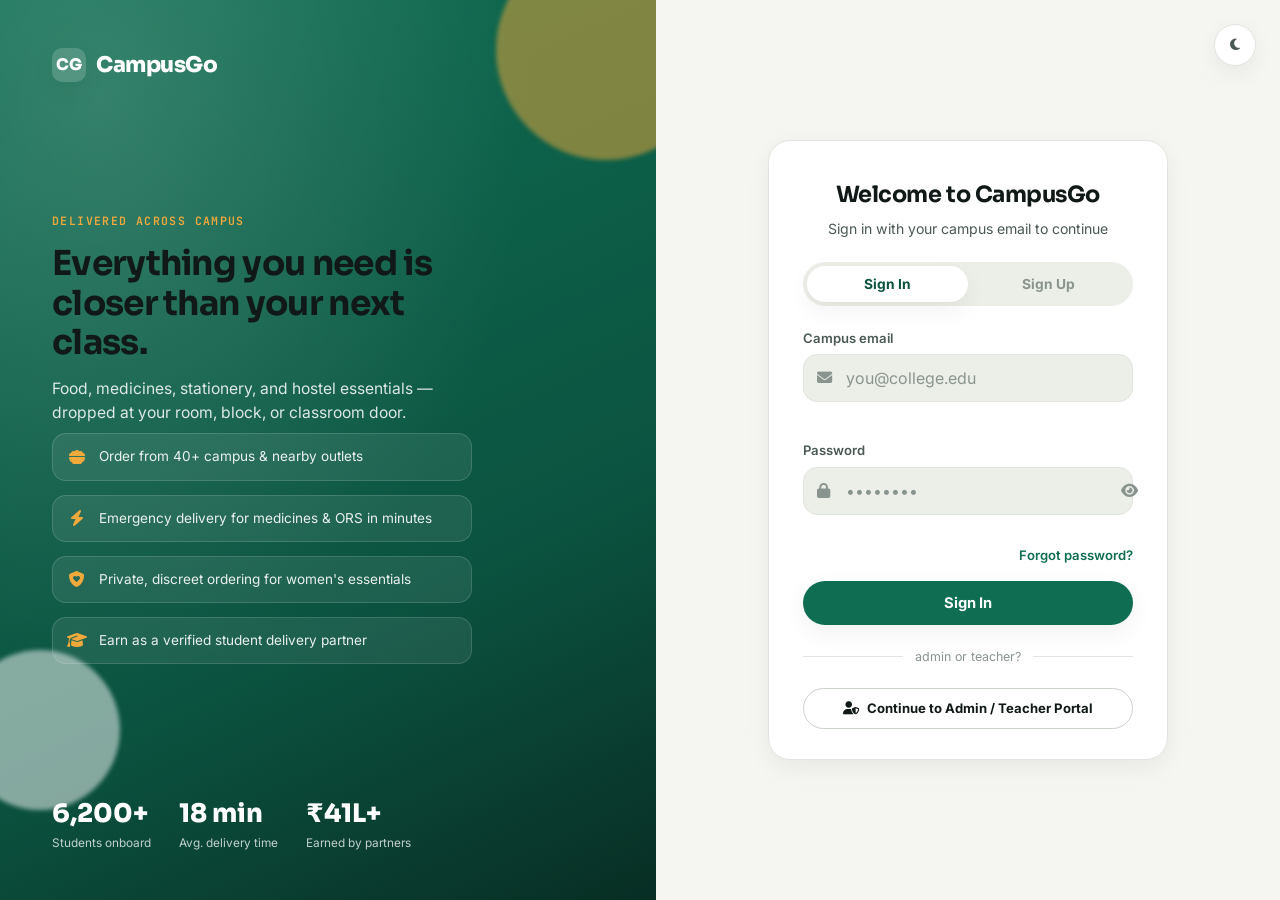
<file: verify-id.html>
<!DOCTYPE html>
<html lang="en">
<head>
<meta charset="UTF-8">
<meta name="viewport" content="width=device-width, initial-scale=1.0">
<title>Verify College ID · CampusGo</title>
<link rel="stylesheet" href="https://cdnjs.cloudflare.com/ajax/libs/font-awesome/6.5.1/css/all.min.css">
<link rel="stylesheet" href="assets/css/style.css">
<style>
  .onboard-shell {
    min-height: 100vh;
    display: flex; flex-direction: column; align-items: center;
    padding: 40px 20px 60px;
  }
  .onboard-header { width: 100%; max-width: 460px; margin-bottom: 34px; }
  .onboard-card { width: 100%; max-width: 460px; padding: 34px; display: flex; flex-direction: column; gap: 22px; }
  .id-card-preview {
    border-radius: var(--r-lg);
    background: linear-gradient(135deg, var(--primary) 0%, var(--primary-dark) 100%);
    color: #fff;
    padding: 20px;
    position: relative;
    overflow: hidden;
    box-shadow: var(--shadow-elevated);
  }
  .id-card-preview::after {
    content: '';
    position: absolute; inset: 0;
    background: radial-gradient(120% 100% at 100% 0%, rgba(255,255,255,0.18), transparent 60%);
  }
  .id-card-top { display: flex; justify-content: space-between; align-items: center; position: relative; z-index: 1; }
  .id-card-chip { width: 34px; height: 26px; border-radius: 6px; background: rgba(255,255,255,0.35); }
  .id-card-name { font-family: var(--font-display); font-size: 1.15rem; font-weight: 700; margin-top: 22px; position: relative; z-index: 1; }
  .id-card-meta { display: flex; justify-content: space-between; margin-top: 16px; font-family: var(--font-mono); font-size: 0.78rem; opacity: 0.9; position: relative; z-index: 1; }
  .id-status {
    display: inline-flex; align-items: center; gap: 6px;
    font-size: 0.76rem; font-weight: 700;
    padding: 4px 10px; border-radius: var(--r-pill);
    background: rgba(255,255,255,0.18);
  }
  .otp-help { text-align: center; font-size: 0.82rem; }
  .upload-box {
    border: 1.5px dashed var(--border-strong);
    border-radius: var(--r-md);
    padding: 22px;
    text-align: center;
    color: var(--ink-faint);
    font-size: 0.85rem;
    transition: border-color var(--t-fast);
    cursor: pointer;
  }
  .upload-box:hover { border-color: var(--primary); color: var(--primary); }
  .upload-box.has-file { border-color: var(--success); color: var(--success); background: var(--primary-soft); }
  .step-panel { display: none; flex-direction: column; gap: 20px; }
  .step-panel.is-active { display: flex; }
  .success-check {
    width: 74px; height: 74px; border-radius: 50%;
    background: var(--primary-soft); color: var(--primary);
    display: grid; place-items: center; margin: 0 auto;
    font-size: 2rem; animation: pop-in 480ms var(--ease-spring);
  }
  @keyframes pop-in { from { transform: scale(0.5); opacity: 0; } to { transform: scale(1); opacity: 1; } }
</style>
</head>
<body>

<div class="page-loader"><div class="loader-mark">CG</div></div>

<button class="theme-toggle" data-action="toggle-theme" aria-label="Toggle dark mode">
  <i class="fa-solid fa-moon" data-theme-icon></i>
</button>

<div class="onboard-shell">
  <div class="onboard-header">
    <div style="text-align:center; margin-bottom:28px;">
      <span class="brand" style="justify-content:center;"><span class="brand-badge">CG</span>CampusGo</span>
    </div>

    <!-- Route rail: Account -> Verify ID -> Your Spot -->
    <div class="route-rail" style="--fill:50%;">
      <div class="route-step is-done">
        <div class="route-node"><i class="fa-solid fa-check" style="font-size:0.7rem;"></i></div>
        <span class="route-label">Account</span>
      </div>
      <div class="route-line" style="position:relative;">
        <span class="route-pin" style="--pin:50%;">🛵</span>
      </div>
      <div class="route-step is-active">
        <div class="route-node">2</div>
        <span class="route-label">Verify ID</span>
      </div>
      <div class="route-line"></div>
      <div class="route-step">
        <div class="route-node">3</div>
        <span class="route-label">Your Spot</span>
      </div>
    </div>
  </div>

  <div class="onboard-card card fade-up">

    <!-- STEP A: enter college ID -->
    <div class="step-panel is-active" id="panelEnterId">
      <div style="text-align:center;">
        <h2 style="font-size:1.3rem;">Verify your college ID</h2>
        <p class="muted" style="font-size:0.85rem; margin-top:6px;">
          This confirms you're a real member of campus — required before you can order or deliver.
        </p>
      </div>

      <div class="field">
        <label for="collegeId">College roll number</label>
        <div class="input-icon-wrap">
          <i class="fa-solid fa-id-card"></i>
          <input class="input" type="text" id="collegeId" placeholder="e.g. 21BCE1042">
        </div>
        <div class="field-error"></div>
      </div>

      <div class="field">
        <label for="genderSelect">Gender</label>
        <div class="input-icon-wrap">
          <i class="fa-solid fa-venus-mars"></i>
          <select class="input" id="genderSelect">
            <option value="" selected disabled>Select…</option>
            <option value="female">Female</option>
            <option value="male">Male</option>
            <option value="other">Other / Prefer not to say</option>
          </select>
        </div>
        <div class="field-error"></div>
        <p class="muted" style="font-size:0.78rem; margin-top:2px;">
          <i class="fa-solid fa-lock" style="font-size:0.7rem;"></i>
          Used only to unlock the private Women's Essentials section — never shown on your public profile.
        </p>
      </div>

      <div class="field">
        <label>Upload ID card photo (front)</label>
        <div class="upload-box" id="uploadBox">
          <i class="fa-solid fa-cloud-arrow-up" style="font-size:1.4rem; display:block; margin-bottom:6px;"></i>
          <span id="uploadLabel">Tap to upload, or drag a photo here</span>
          <input type="file" id="uploadInput" accept="image/*" hidden>
        </div>
        <div class="field-error"></div>
      </div>

      <button class="btn btn-primary btn-block" id="sendOtpBtn">
        <span class="btn-label">Send OTP to my campus email</span>
      </button>
    </div>

    <!-- STEP B: OTP -->
    <div class="step-panel" id="panelOtp">
      <div style="text-align:center;">
        <h2 style="font-size:1.3rem;">Enter the OTP</h2>
        <p class="muted" style="font-size:0.85rem; margin-top:6px;" id="otpSentTo">
          We've sent a 4-digit code to your campus email.
        </p>
      </div>

      <div class="otp-row">
        <input class="otp-box" maxlength="1" inputmode="numeric" data-otp="0">
        <input class="otp-box" maxlength="1" inputmode="numeric" data-otp="1">
        <input class="otp-box" maxlength="1" inputmode="numeric" data-otp="2">
        <input class="otp-box" maxlength="1" inputmode="numeric" data-otp="3">
      </div>
      <div class="field-error" style="text-align:center;" id="otpError"></div>

      <p class="otp-help muted">
        Didn't get it? <button type="button" class="link-inline" id="resendOtp" style="background:none;border:none;font-weight:600;">Resend code</button>
      </p>

      <button class="btn btn-primary btn-block" id="verifyOtpBtn">
        <span class="btn-label">Verify & Continue</span>
      </button>
    </div>

    <!-- STEP C: success -->
    <div class="step-panel" id="panelSuccess">
      <div class="success-check"><i class="fa-solid fa-check"></i></div>
      <div style="text-align:center;">
        <h2 style="font-size:1.25rem;">ID verified!</h2>
        <p class="muted" style="font-size:0.85rem; margin-top:6px;">
          Now let's find your spot on campus so deliveries reach exactly the right door.
        </p>
      </div>
      <div class="id-card-preview">
        <div class="id-card-top">
          <span style="font-family:var(--font-display); font-weight:700; font-size:0.9rem;">CampusGo ID</span>
          <span class="id-status"><i class="fa-solid fa-shield-check"></i> Verified</span>
        </div>
        <div class="id-card-name" id="previewName">Student Name</div>
        <div class="id-card-meta">
          <span id="previewId">ID: —</span>
          <span>Valid thru 2027</span>
        </div>
      </div>
      <button class="btn btn-primary btn-block" id="continueBtn">
        <span class="btn-label">Continue to Campus Setup</span> <i class="fa-solid fa-arrow-right"></i>
      </button>
    </div>

  </div>
</div>

<script src="assets/js/main.js"></script>
<script src="assets/js/verify-id.js"></script>
</body>
</html>
</file>
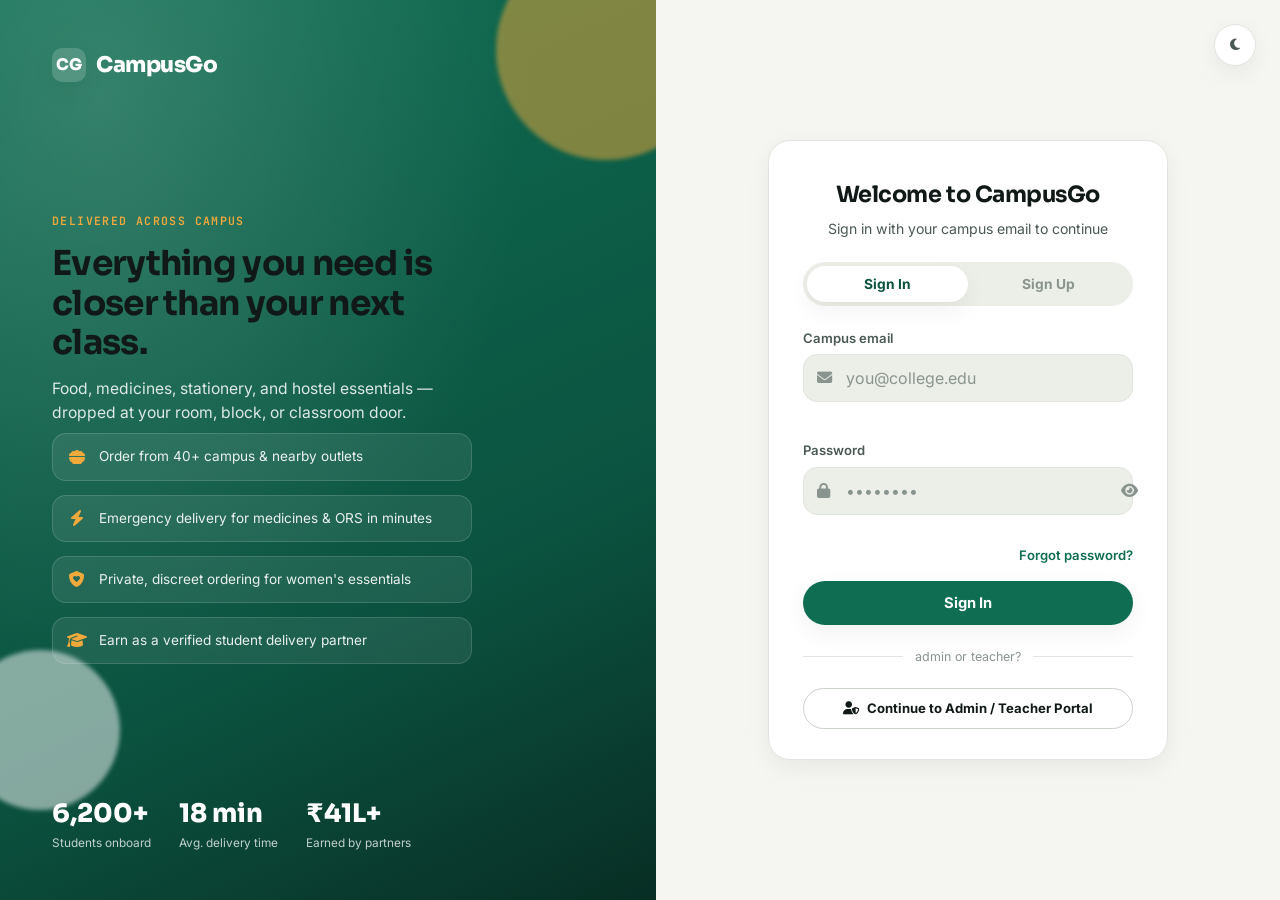
<file: womens-essentials.html>
<!DOCTYPE html>
<html lang="en">
<head>
<meta charset="UTF-8">
<meta name="viewport" content="width=device-width, initial-scale=1.0">
<title>Women's Essentials · CampusGo</title>
<link rel="stylesheet" href="https://cdnjs.cloudflare.com/ajax/libs/font-awesome/6.5.1/css/all.min.css">
<link rel="stylesheet" href="assets/css/style.css">
<style>
  .we-main { padding: 28px 0 100px; display: flex; flex-direction: column; gap: 32px; }

  /* ---- Locked state (shown to non-verified / male users) ---- */
  .we-locked {
    min-height: 60vh;
    display: flex; flex-direction: column; align-items: center; justify-content: center;
    text-align: center; gap: 14px; padding: 40px 20px;
  }
  .we-locked .lock-badge {
    width: 78px; height: 78px; border-radius: 50%;
    background: var(--primary-soft); color: var(--primary);
    display: grid; place-items: center; font-size: 2rem;
  }
  .we-locked h2 { font-size: 1.3rem; max-width: 420px; }
  .we-locked p { max-width: 420px; }

  /* ---- Privacy hero ---- */
  .we-hero {
    border-radius: var(--r-xl);
    background: linear-gradient(135deg, #7A3B69 0%, #4E1F42 100%);
    color: #fff;
    padding: 34px;
    display: flex; flex-wrap: wrap; gap: 24px; align-items: center; justify-content: space-between;
    position: relative; overflow: hidden;
  }
  .we-hero::after {
    content: '';
    position: absolute; inset: 0;
    background: radial-gradient(120% 100% at 100% 0%, rgba(255,255,255,0.16), transparent 60%);
  }
  .we-hero-text { position: relative; z-index: 1; max-width: 460px; }
  .we-hero-text .eyebrow { color: #F3D9EC; }
  .we-hero-text h1 { font-size: 1.6rem; margin: 6px 0 8px; }
  .we-hero-text p { font-size: 0.9rem; opacity: 0.92; }
  .we-hero-badges { display: flex; flex-wrap: wrap; gap: 10px; position: relative; z-index: 1; }
  .we-hero-badge {
    display: flex; align-items: center; gap: 8px;
    background: rgba(255,255,255,0.14);
    border: 1px solid rgba(255,255,255,0.25);
    padding: 10px 14px; border-radius: var(--r-md);
    font-size: 0.8rem; max-width: 190px;
  }

  /* ---- Privacy control toggles ---- */
  .privacy-controls { display: grid; grid-template-columns: repeat(auto-fit, minmax(240px, 1fr)); gap: 14px; }
  .privacy-toggle {
    display: flex; align-items: flex-start; gap: 12px;
    padding: 16px; border-radius: var(--r-md);
  }
  .privacy-toggle i.icon { color: var(--primary); font-size: 1.1rem; margin-top: 2px; }
  .privacy-toggle .ptxt strong { display: block; font-size: 0.88rem; }
  .privacy-toggle .ptxt span { font-size: 0.78rem; color: var(--ink-faint); }
  .switch { position: relative; width: 42px; height: 24px; flex: 0 0 auto; margin-left: auto; }
  .switch input { opacity: 0; width: 0; height: 0; }
  .switch .slider {
    position: absolute; inset: 0; background: var(--border-strong); border-radius: var(--r-pill);
    cursor: pointer; transition: background var(--t-fast);
  }
  .switch .slider::before {
    content: ''; position: absolute; width: 18px; height: 18px; left: 3px; top: 3px;
    background: #fff; border-radius: 50%; transition: transform var(--t-fast);
  }
  .switch input:checked + .slider { background: var(--primary); }
  .switch input:checked + .slider::before { transform: translateX(18px); }

  /* ---- Product grid ---- */
  .we-cover {
    height: 128px; background-size: cover; background-position: center;
    position: relative; display: flex; align-items: flex-start; justify-content: space-between; padding: 12px;
  }
  .we-cover::after {
    content: ''; position: absolute; inset: 0;
    background: linear-gradient(180deg, rgba(0,0,0,0.05), rgba(0,0,0,0.28));
  }
  .we-cover > * { position: relative; z-index: 1; }
  .we-body { padding: 14px 16px 16px; display: flex; flex-direction: column; gap: 8px; }
  .we-name { font-family: var(--font-display); font-weight: 700; font-size: 0.94rem; }
  .we-tags { font-size: 0.76rem; color: var(--ink-faint); }
  .we-foot { display: flex; align-items: center; justify-content: space-between; margin-top: 4px; }
  .we-price { font-family: var(--font-mono); font-weight: 600; }
  .we-add-btn {
    border: none; background: var(--primary); color: #fff;
    padding: 7px 14px; border-radius: var(--r-pill); font-size: 0.78rem; font-weight: 700;
    cursor: pointer; transition: transform var(--t-fast);
  }
  .we-add-btn:active { transform: scale(0.94); }

  .discreet-note {
    display: flex; gap: 10px; align-items: center;
    background: var(--primary-soft); color: var(--primary-dark);
    padding: 12px 16px; border-radius: var(--r-md); font-size: 0.82rem;
  }
</style>
</head>
<body>

<div class="page-loader"><div class="loader-mark">CG</div></div>

<!-- ============ APP NAV ============ -->
<nav class="app-nav">
  <div class="wrap">
    <span class="brand"><span class="brand-badge">CG</span>CampusGo</span>
    <div class="app-nav-links">
      <a href="home.html" class="nav-link"><i class="fa-solid fa-house"></i> Home</a>
      <a href="hostel-essentials.html" class="nav-link"><i class="fa-solid fa-bag-shopping"></i> Hostel Essentials</a>
      <a href="womens-essentials.html" class="nav-link is-active"><i class="fa-solid fa-heart"></i> Women's Essentials</a>
      <a href="partner-landing.html" class="nav-link nav-link-accent"><i class="fa-solid fa-motorcycle"></i> Become a Partner</a>
    </div>
    <div class="nav-right">
      <span class="wallet-chip"><i class="fa-solid fa-wallet"></i> ₹<span id="walletAmount">450</span></span>
      <button class="nav-icon-btn" data-action="toggle-theme" aria-label="Toggle dark mode">
        <i class="fa-solid fa-moon" data-theme-icon></i>
      </button>
      <div class="avatar" id="navAvatar">S</div>
    </div>
  </div>
</nav>

<main class="wrap we-main" id="weMain">

  <!-- ============ LOCKED STATE (populated by JS if user isn't verified) ============ -->
  <div class="we-locked" id="weLocked" style="display:none;">
    <div class="lock-badge"><i class="fa-solid fa-lock"></i></div>
    <h2 id="lockedTitle">This is a private space</h2>
    <p class="muted" id="lockedMsg">
      Women's Essentials is a private ordering space reserved for verified women students.
    </p>
    <a href="home.html" class="btn btn-primary">Back to Home</a>
  </div>

  <!-- ============ UNLOCKED CONTENT ============ -->
  <div id="weContent" style="display:none; flex-direction: column; gap: 32px;">

    <!-- ============ HERO ============ -->
    <section class="we-hero fade-up">
      <div class="we-hero-text">
        <p class="eyebrow">Private · Discreet · Verified-only</p>
        <h1>Women's Essentials</h1>
        <p>Order hygiene, wellness, and safety essentials with total discretion — plain packaging, no product names on the label, and delivery only through verified partners.</p>
      </div>
      <div class="we-hero-badges">
        <div class="we-hero-badge"><i class="fa-solid fa-box"></i> Sealed in a plain, unmarked box</div>
        <div class="we-hero-badge"><i class="fa-solid fa-user-shield"></i> Handled by ID-verified delivery partners only</div>
        <div class="we-hero-badge"><i class="fa-solid fa-eye-slash"></i> Hidden from shared order history by default</div>
      </div>
    </section>

    <div class="discreet-note">
      <i class="fa-solid fa-circle-info"></i>
      Every order here ships in generic CampusGo packaging labeled only "Personal Care Order" — nothing on the outside indicates contents.
    </div>

    <!-- ============ PRIVACY CONTROLS ============ -->
    <section>
      <div class="section-head"><h2 style="font-size:1.1rem;">Your privacy controls</h2></div>
      <div class="privacy-controls">
        <div class="privacy-toggle card">
          <i class="fa-solid fa-box icon"></i>
          <div class="ptxt"><strong>Discreet packaging</strong><span>Plain box, no branding or product names</span></div>
          <label class="switch"><input type="checkbox" id="toggleDiscreet" checked><span class="slider"></span></label>
        </div>
        <div class="privacy-toggle card">
          <i class="fa-solid fa-clock-rotate-left icon"></i>
          <div class="ptxt"><strong>Hide from shared order history</strong><span>Roommates on a joint account won't see these orders</span></div>
          <label class="switch"><input type="checkbox" id="toggleHideHistory" checked><span class="slider"></span></label>
        </div>
        <div class="privacy-toggle card">
          <i class="fa-solid fa-comment-slash icon"></i>
          <div class="ptxt"><strong>Silent delivery</strong><span>No call, just a quiet knock or doorbell</span></div>
          <label class="switch"><input type="checkbox" id="toggleSilent"><span class="slider"></span></label>
        </div>
        <div class="privacy-toggle card">
          <i class="fa-solid fa-user-check icon"></i>
          <div class="ptxt"><strong>Notify a trusted contact</strong><span>Alert a friend when the order is delivered</span></div>
          <label class="switch"><input type="checkbox" id="toggleTrustedContact"><span class="slider"></span></label>
        </div>
      </div>
    </section>

    <!-- ============ CATEGORIES ============ -->
    <section>
      <div class="section-head"><h2 style="font-size:1.1rem;">Categories</h2></div>
      <div class="category-scroll" id="weCategoryScroll">
        <button class="category-chip is-active" data-cat="all"><i class="fa-solid fa-border-all"></i>All</button>
        <button class="category-chip" data-cat="period"><i class="fa-solid fa-droplet"></i>Period Care</button>
        <button class="category-chip" data-cat="hygiene"><i class="fa-solid fa-hand-sparkles"></i>Hygiene</button>
        <button class="category-chip" data-cat="wellness"><i class="fa-solid fa-spa"></i>Wellness</button>
        <button class="category-chip" data-cat="safety"><i class="fa-solid fa-shield-heart"></i>Safety</button>
      </div>
    </section>

    <!-- ============ PRODUCTS ============ -->
    <section>
      <div class="section-head">
        <h2 style="font-size:1.1rem;">Available now</h2>
        <span class="faint" style="font-size:0.82rem;" id="weResultCount"></span>
      </div>
      <div class="grid-restaurants" id="weGrid"><!-- injected by womens-essentials.js --></div>
    </section>

  </div>
</main>

<!-- ============ MOBILE TAB BAR ============ -->
<nav class="mobile-tabbar">
  <a href="home.html" class="tabbar-item"><i class="fa-solid fa-house"></i>Home</a>
  <a href="hostel-essentials.html" class="tabbar-item"><i class="fa-solid fa-bag-shopping"></i>Essentials</a>
  <a href="womens-essentials.html" class="tabbar-item is-active"><i class="fa-solid fa-heart"></i>Private</a>
  <a href="partner-landing.html" class="tabbar-item"><i class="fa-solid fa-motorcycle"></i>Earn</a>
  <a href="profile.html" class="tabbar-item"><i class="fa-solid fa-user"></i>Profile</a>
</nav>

<script src="assets/js/main.js"></script>
<script src="assets/js/womens-essentials.js"></script>
</body>
</html>
</file>
<file: assets/css/style.css>
/* ==========================================================================
   CampusGo — Design System
   "Everything You Need. Delivered Across Campus."

   Token system:
   - Color:  paper base + deep emerald primary + marigold accent
             (deliberately NOT the orange/red every food-delivery app uses —
             emerald reads fresh + trustworthy and gives CampusGo its own identity)
   - Type:   Sora (display) / Inter (body) / JetBrains Mono (data, IDs, OTPs)
   - Motif:  the dotted "route rail" — the same line language used later on
             live delivery tracking is reused here for onboarding progress,
             because getting a student set up IS their first trip across campus
   ========================================================================== */

@import url('https://fonts.googleapis.com/css2?family=Sora:wght@400;500;600;700;800&family=Inter:wght@400;500;600;700&family=JetBrains+Mono:wght@400;500;600&display=swap');

/* ---------------------------------- */
/* 1. TOKENS                          */
/* ---------------------------------- */
:root {
  /* Color — light (default) */
  --bg: #F5F6F2;
  --bg-elevated: #FFFFFF;
  --bg-sunken: #ECEEE8;
  --ink: #101917;
  --ink-soft: #4B5955;
  --ink-faint: #8A948F;
  --border: #E1E5DF;
  --border-strong: #CBD2C9;

  --primary: #0F6E52;
  --primary-dark: #0B5340;
  --primary-soft: #DCEEE6;
  --primary-contrast: #FFFFFF;

  --accent: #F2A93B;
  --accent-dark: #C7841F;
  --accent-soft: #FCE7BF;

  --danger: #D6483B;
  --danger-soft: #F8DEDB;
  --success: #1E8E5A;
  --info: #2E6FBB;

  /* Surfaces & effects */
  --glass-bg: rgba(255, 255, 255, 0.6);
  --glass-border: rgba(255, 255, 255, 0.4);
  --shadow-soft: 0 8px 24px rgba(16, 25, 23, 0.06);
  --shadow-elevated: 0 20px 48px rgba(16, 25, 23, 0.12);
  --shadow-pop: 0 24px 64px rgba(16, 25, 23, 0.18);

  /* Radius scale */
  --r-sm: 8px;
  --r-md: 14px;
  --r-lg: 22px;
  --r-xl: 32px;
  --r-pill: 999px;

  /* Type */
  --font-display: 'Sora', system-ui, sans-serif;
  --font-body: 'Inter', system-ui, sans-serif;
  --font-mono: 'JetBrains Mono', ui-monospace, monospace;

  /* Motion */
  --ease-out: cubic-bezier(0.16, 1, 0.3, 1);
  --ease-spring: cubic-bezier(0.34, 1.56, 0.64, 1);
  --t-fast: 150ms;
  --t-med: 280ms;
  --t-slow: 480ms;

  /* Layout */
  --max-w: 1180px;
  --nav-h: 76px;
}

[data-theme="dark"] {
  --bg: #0E1512;
  --bg-elevated: #16201C;
  --bg-sunken: #0A0F0D;
  --ink: #EDF2EF;
  --ink-soft: #A9B5B0;
  --ink-faint: #6C7873;
  --border: #223028;
  --border-strong: #2E4038;

  --primary: #22A67D;
  --primary-dark: #1B8768;
  --primary-soft: #163227;
  --primary-contrast: #06120D;

  --accent: #F5B655;
  --accent-soft: #3A2C13;

  --danger-soft: #3A1E1B;

  --glass-bg: rgba(22, 32, 28, 0.6);
  --glass-border: rgba(255, 255, 255, 0.08);
  --shadow-soft: 0 8px 24px rgba(0, 0, 0, 0.28);
  --shadow-elevated: 0 20px 48px rgba(0, 0, 0, 0.4);
  --shadow-pop: 0 24px 64px rgba(0, 0, 0, 0.5);
}

/* ---------------------------------- */
/* 2. RESET                           */
/* ---------------------------------- */
*, *::before, *::after { box-sizing: border-box; }
html { scroll-behavior: smooth; }
body {
  margin: 0;
  background: var(--bg);
  color: var(--ink);
  font-family: var(--font-body);
  font-size: 16px;
  line-height: 1.55;
  -webkit-font-smoothing: antialiased;
  transition: background var(--t-med) var(--ease-out), color var(--t-med) var(--ease-out);
  min-height: 100vh;
}
h1, h2, h3, h4, h5 {
  font-family: var(--font-display);
  margin: 0;
  color: var(--ink);
  letter-spacing: -0.02em;
}
p { margin: 0; }
a { color: inherit; text-decoration: none; }
ul { margin: 0; padding: 0; list-style: none; }
button { font-family: inherit; cursor: pointer; }
input, select, textarea { font-family: inherit; font-size: inherit; color: inherit; }
img { max-width: 100%; display: block; }

/* Visible keyboard focus everywhere */
:focus-visible {
  outline: 2.5px solid var(--primary);
  outline-offset: 3px;
  border-radius: var(--r-sm);
}

@media (prefers-reduced-motion: reduce) {
  *, *::before, *::after {
    animation-duration: 0.001ms !important;
    animation-iteration-count: 1 !important;
    transition-duration: 0.001ms !important;
    scroll-behavior: auto !important;
  }
}

/* ---------------------------------- */
/* 3. LAYOUT PRIMITIVES               */
/* ---------------------------------- */
.wrap {
  width: 100%;
  max-width: var(--max-w);
  margin-inline: auto;
  padding-inline: 24px;
}

.auth-shell {
  min-height: 100vh;
  display: grid;
  grid-template-columns: 1.05fr 1fr;
}
@media (max-width: 900px) {
  .auth-shell { grid-template-columns: 1fr; }
}

.auth-visual {
  position: relative;
  background:
    radial-gradient(120% 120% at 15% 10%, rgba(255,255,255,0.16), transparent 55%),
    linear-gradient(155deg, var(--primary) 0%, var(--primary-dark) 65%, #082E24 100%);
  color: #fff;
  display: flex;
  flex-direction: column;
  justify-content: space-between;
  padding: 48px 52px;
  overflow: hidden;
}
@media (max-width: 900px) { .auth-visual { display: none; } }

.auth-form-side {
  display: flex;
  flex-direction: column;
  align-items: center;
  justify-content: center;
  padding: 40px 24px;
  position: relative;
}

/* ---------------------------------- */
/* 4. BRAND MARK                      */
/* ---------------------------------- */
.brand {
  display: inline-flex;
  align-items: center;
  gap: 10px;
  font-family: var(--font-display);
  font-weight: 800;
  font-size: 1.35rem;
  letter-spacing: -0.02em;
}
.brand-badge {
  width: 34px; height: 34px;
  border-radius: 10px;
  background: var(--accent);
  display: grid;
  place-items: center;
  color: var(--primary-dark);
  font-weight: 800;
  font-size: 1rem;
  box-shadow: var(--shadow-soft);
}
.auth-visual .brand-badge { background: rgba(255,255,255,0.16); color: #fff; }

/* ---------------------------------- */
/* 5. ROUTE RAIL — signature element  */
/*    used for onboarding progress    */
/* ---------------------------------- */
.route-rail {
  display: flex;
  align-items: center;
  gap: 0;
  margin: 0 auto 8px;
  width: 100%;
  max-width: 420px;
}
.route-step {
  display: flex;
  flex-direction: column;
  align-items: center;
  gap: 8px;
  flex: 0 0 auto;
  position: relative;
}
.route-node {
  width: 34px; height: 34px;
  border-radius: 50%;
  background: var(--bg-elevated);
  border: 2px solid var(--border-strong);
  display: grid;
  place-items: center;
  font-family: var(--font-mono);
  font-size: 0.78rem;
  font-weight: 600;
  color: var(--ink-faint);
  transition: all var(--t-med) var(--ease-spring);
  z-index: 2;
}
.route-label {
  font-size: 0.72rem;
  color: var(--ink-faint);
  font-weight: 600;
  white-space: nowrap;
  position: absolute;
  top: 42px;
}
.route-step.is-done .route-node {
  background: var(--primary);
  border-color: var(--primary);
  color: #fff;
}
.route-step.is-active .route-node {
  background: var(--bg-elevated);
  border-color: var(--primary);
  color: var(--primary);
  box-shadow: 0 0 0 5px var(--primary-soft);
  transform: scale(1.08);
}
.route-step.is-active .route-label,
.route-step.is-done .route-label { color: var(--primary); }

.route-line {
  flex: 1 1 auto;
  height: 2px;
  background-image: linear-gradient(to right, var(--border-strong) 0 6px, transparent 6px 12px);
  background-size: 12px 2px;
  background-repeat: repeat-x;
  position: relative;
  margin: 0 -2px;
  top: -13px;
}
.route-line::after {
  content: '';
  position: absolute;
  inset: 0;
  width: var(--fill, 0%);
  background: var(--primary);
  transition: width var(--t-slow) var(--ease-out);
}
.route-pin {
  position: absolute;
  top: -30px;
  left: var(--pin, 0%);
  transform: translateX(-50%);
  font-size: 1.1rem;
  transition: left var(--t-slow) var(--ease-spring);
  filter: drop-shadow(0 3px 6px rgba(0,0,0,0.25));
}

/* ---------------------------------- */
/* 6. CARDS / SURFACES                */
/* ---------------------------------- */
.card {
  background: var(--bg-elevated);
  border: 1px solid var(--border);
  border-radius: var(--r-lg);
  box-shadow: var(--shadow-soft);
}
.glass {
  background: var(--glass-bg);
  backdrop-filter: blur(18px) saturate(140%);
  -webkit-backdrop-filter: blur(18px) saturate(140%);
  border: 1px solid var(--glass-border);
}

.auth-card {
  width: 100%;
  max-width: 400px;
  padding: 36px 34px 30px;
  display: flex;
  flex-direction: column;
  gap: 22px;
}

/* ---------------------------------- */
/* 7. FORM ELEMENTS                   */
/* ---------------------------------- */
.field {
  display: flex;
  flex-direction: column;
  gap: 6px;
}
.field label {
  font-size: 0.82rem;
  font-weight: 600;
  color: var(--ink-soft);
}
.input, .select {
  width: 100%;
  padding: 13px 14px;
  border-radius: var(--r-md);
  border: 1.5px solid var(--border);
  background: var(--bg-sunken);
  color: var(--ink);
  transition: border-color var(--t-fast) var(--ease-out), box-shadow var(--t-fast) var(--ease-out), background var(--t-fast);
}
.input::placeholder { color: var(--ink-faint); }
.input:focus, .select:focus {
  outline: none;
  border-color: var(--primary);
  background: var(--bg-elevated);
  box-shadow: 0 0 0 4px var(--primary-soft);
}
.input.has-error { border-color: var(--danger); }
.field-error {
  font-size: 0.78rem;
  color: var(--danger);
  min-height: 16px;
  display: flex;
  align-items: center;
  gap: 5px;
}
.input-icon-wrap { position: relative; }
.input-icon-wrap .input { padding-left: 42px; }
.input-icon-wrap i {
  position: absolute;
  left: 14px; top: 50%;
  transform: translateY(-50%);
  color: var(--ink-faint);
  font-size: 0.95rem;
}
.input-icon-wrap .toggle-visibility {
  position: absolute;
  right: 10px; top: 50%;
  transform: translateY(-50%);
  background: none;
  border: none;
  color: var(--ink-faint);
  padding: 8px;
  border-radius: var(--r-sm);
}
.input-icon-wrap .toggle-visibility:hover { color: var(--ink); }

/* OTP boxes */
.otp-row { display: flex; gap: 10px; justify-content: center; }
.otp-box {
  width: 46px; height: 54px;
  text-align: center;
  font-family: var(--font-mono);
  font-size: 1.25rem;
  font-weight: 600;
  border-radius: var(--r-md);
  border: 1.5px solid var(--border);
  background: var(--bg-sunken);
}
.otp-box:focus {
  outline: none;
  border-color: var(--primary);
  background: var(--bg-elevated);
  box-shadow: 0 0 0 4px var(--primary-soft);
}

/* Segmented / lane selector (Hosteler vs Day Scholar) */
.lane-select {
  display: grid;
  grid-template-columns: 1fr 1fr;
  gap: 14px;
}
.lane-option {
  border: 1.5px solid var(--border);
  background: var(--bg-sunken);
  border-radius: var(--r-lg);
  padding: 20px 16px;
  display: flex;
  flex-direction: column;
  align-items: center;
  gap: 10px;
  text-align: center;
  transition: all var(--t-fast) var(--ease-out);
}
.lane-option i { font-size: 1.5rem; color: var(--ink-faint); transition: color var(--t-fast); }
.lane-option strong { font-family: var(--font-display); font-size: 0.95rem; }
.lane-option span { font-size: 0.76rem; color: var(--ink-faint); }
.lane-option:hover { border-color: var(--primary); transform: translateY(-2px); }
.lane-option.is-selected {
  border-color: var(--primary);
  background: var(--primary-soft);
  box-shadow: 0 0 0 4px var(--primary-soft);
}
.lane-option.is-selected i,
.lane-option.is-selected strong { color: var(--primary-dark); }

/* ---------------------------------- */
/* 8. BUTTONS                         */
/* ---------------------------------- */
.btn {
  position: relative;
  overflow: hidden;
  display: inline-flex;
  align-items: center;
  justify-content: center;
  gap: 8px;
  padding: 13px 22px;
  border-radius: var(--r-pill);
  font-weight: 700;
  font-size: 0.92rem;
  border: none;
  transition: transform var(--t-fast) var(--ease-spring), box-shadow var(--t-fast), opacity var(--t-fast), background var(--t-fast);
  white-space: nowrap;
}
.btn:active { transform: scale(0.97); }
.btn:disabled { opacity: 0.55; cursor: not-allowed; pointer-events: none; }
.btn-primary { background: var(--primary); color: var(--primary-contrast); box-shadow: var(--shadow-soft); }
.btn-primary:hover { background: var(--primary-dark); box-shadow: var(--shadow-elevated); transform: translateY(-1px); }
.btn-accent { background: var(--accent); color: #241300; }
.btn-accent:hover { background: var(--accent-dark); }
.btn-ghost { background: transparent; color: var(--ink); border: 1.5px solid var(--border-strong); }
.btn-ghost:hover { background: var(--bg-sunken); }
.btn-block { width: 100%; }
.btn-sm { padding: 9px 16px; font-size: 0.82rem; }

/* Ripple */
.btn .ripple {
  position: absolute;
  border-radius: 50%;
  background: rgba(255,255,255,0.55);
  transform: scale(0);
  animation: ripple 600ms var(--ease-out);
  pointer-events: none;
}
@keyframes ripple { to { transform: scale(2.6); opacity: 0; } }

/* ---------------------------------- */
/* 9. UTILITY TEXT / MISC             */
/* ---------------------------------- */
.eyebrow {
  font-family: var(--font-mono);
  font-size: 0.72rem;
  letter-spacing: 0.12em;
  text-transform: uppercase;
  color: var(--primary);
  font-weight: 600;
}
.auth-visual .eyebrow { color: var(--accent); }
.muted { color: var(--ink-soft); }
.faint { color: var(--ink-faint); }
.divider-text {
  display: flex; align-items: center; gap: 12px;
  color: var(--ink-faint); font-size: 0.78rem;
}
.divider-text::before, .divider-text::after {
  content: ''; flex: 1; height: 1px; background: var(--border);
}
.link-inline { color: var(--primary); font-weight: 600; }
.link-inline:hover { text-decoration: underline; }

.theme-toggle {
  position: absolute;
  top: 24px; right: 24px;
  width: 42px; height: 42px;
  border-radius: 50%;
  border: 1.5px solid var(--border);
  background: var(--bg-elevated);
  display: grid;
  place-items: center;
  color: var(--ink-soft);
  box-shadow: var(--shadow-soft);
  transition: transform var(--t-fast) var(--ease-spring);
  z-index: 10;
}
.theme-toggle:hover { transform: rotate(20deg); }

/* Tabs (sign in / sign up) */
.auth-tabs {
  display: flex;
  background: var(--bg-sunken);
  border-radius: var(--r-pill);
  padding: 4px;
  position: relative;
}
.auth-tab {
  flex: 1;
  text-align: center;
  padding: 10px 0;
  border: none;
  background: transparent;
  border-radius: var(--r-pill);
  font-weight: 700;
  font-size: 0.86rem;
  color: var(--ink-faint);
  transition: color var(--t-fast);
  position: relative;
  z-index: 1;
}
.auth-tab.is-active { color: var(--primary-dark); }
.auth-tab-glider {
  position: absolute;
  top: 4px; bottom: 4px;
  width: calc(50% - 4px);
  left: 4px;
  background: var(--bg-elevated);
  border-radius: var(--r-pill);
  box-shadow: var(--shadow-soft);
  transition: transform var(--t-med) var(--ease-spring);
}

/* Role chips on visual side */
.role-chip-row { display: flex; flex-wrap: wrap; gap: 10px; }
.role-chip {
  display: flex; align-items: center; gap: 7px;
  padding: 8px 14px;
  border-radius: var(--r-pill);
  background: rgba(255,255,255,0.12);
  border: 1px solid rgba(255,255,255,0.18);
  font-size: 0.8rem;
  font-weight: 600;
}

/* Floating decorative blobs on visual side */
.blob {
  position: absolute;
  border-radius: 50%;
  filter: blur(2px);
  opacity: 0.5;
  animation: float 7s ease-in-out infinite;
}
@keyframes float {
  0%, 100% { transform: translateY(0) translateX(0); }
  50% { transform: translateY(-16px) translateX(8px); }
}

/* Stat pills */
.stat-row { display: flex; gap: 28px; }
.stat-row .num { font-family: var(--font-display); font-size: 1.6rem; font-weight: 800; }
.stat-row .lbl { font-size: 0.74rem; opacity: 0.75; }

/* ---------------------------------- */
/* 10. TOASTS                         */
/* ---------------------------------- */
.toast-stack {
  position: fixed;
  top: 20px; right: 20px;
  display: flex; flex-direction: column; gap: 10px;
  z-index: 999;
}
.toast {
  display: flex; align-items: center; gap: 10px;
  background: var(--bg-elevated);
  border: 1px solid var(--border);
  box-shadow: var(--shadow-elevated);
  padding: 13px 18px;
  border-radius: var(--r-md);
  font-size: 0.86rem;
  font-weight: 600;
  min-width: 240px;
  max-width: 340px;
  animation: toast-in var(--t-med) var(--ease-spring);
}
.toast.is-leaving { animation: toast-out var(--t-fast) var(--ease-out) forwards; }
.toast i { font-size: 1.05rem; }
.toast.toast-success i { color: var(--success); }
.toast.toast-error i { color: var(--danger); }
.toast.toast-info i { color: var(--info); }
@keyframes toast-in { from { transform: translateX(30px); opacity: 0; } to { transform: translateX(0); opacity: 1; } }
@keyframes toast-out { to { transform: translateX(30px); opacity: 0; } }

/* ---------------------------------- */
/* 11. LOADING / SKELETON             */
/* ---------------------------------- */
.page-loader {
  position: fixed; inset: 0;
  background: var(--bg);
  display: grid; place-items: center;
  z-index: 1000;
  transition: opacity var(--t-slow) var(--ease-out), visibility var(--t-slow);
}
.page-loader.is-hidden { opacity: 0; visibility: hidden; }
.loader-mark {
  width: 46px; height: 46px;
  border-radius: 12px;
  background: var(--primary);
  display: grid; place-items: center;
  color: #fff; font-family: var(--font-display); font-weight: 800;
  animation: pulse-scale 1.1s ease-in-out infinite;
}
@keyframes pulse-scale { 0%,100% { transform: scale(1); } 50% { transform: scale(1.12); } }

.spinner {
  width: 18px; height: 18px;
  border-radius: 50%;
  border: 2.5px solid rgba(255,255,255,0.4);
  border-top-color: #fff;
  animation: spin 0.7s linear infinite;
}
@keyframes spin { to { transform: rotate(360deg); } }

/* ---------------------------------- */
/* 12. ANIMATIONS: fade/slide entries */
/* ---------------------------------- */
.fade-up {
  animation: fadeUp var(--t-slow) var(--ease-out) both;
}
@keyframes fadeUp {
  from { opacity: 0; transform: translateY(14px); }
  to { opacity: 1; transform: translateY(0); }
}
.delay-1 { animation-delay: 80ms; }
.delay-2 { animation-delay: 160ms; }
.delay-3 { animation-delay: 240ms; }

/* Confetti (used later on first completed order) */
.confetti-piece {
  position: fixed;
  top: -12px;
  width: 8px; height: 14px;
  z-index: 1200;
  animation: confetti-fall linear forwards;
}
@keyframes confetti-fall {
  to { transform: translateY(110vh) rotate(540deg); opacity: 0.9; }
}

/* ==========================================================================
   13. APP SHELL — persistent nav, used on every page past onboarding
   ========================================================================== */
.app-nav {
  position: sticky;
  top: 0;
  z-index: 100;
  height: var(--nav-h);
  display: flex;
  align-items: center;
  background: var(--glass-bg);
  backdrop-filter: blur(18px) saturate(140%);
  -webkit-backdrop-filter: blur(18px) saturate(140%);
  border-bottom: 1px solid var(--border);
}
.app-nav .wrap { display: flex; align-items: center; gap: 28px; }
.app-nav-links { display: flex; align-items: center; gap: 4px; flex: 1; }
.nav-link {
  display: flex; align-items: center; gap: 7px;
  padding: 9px 14px;
  border-radius: var(--r-pill);
  font-size: 0.87rem;
  font-weight: 600;
  color: var(--ink-soft);
  transition: all var(--t-fast) var(--ease-out);
}
.nav-link i { font-size: 0.85rem; }
.nav-link:hover { background: var(--bg-sunken); color: var(--ink); }
.nav-link.is-active { background: var(--primary-soft); color: var(--primary-dark); }
.nav-link.nav-link-accent { background: var(--accent-soft); color: var(--accent-dark); }
.nav-link.nav-link-accent:hover { background: var(--accent); color: #fff; }

/* Privacy-gated links (e.g. Women's Essentials for non-verified users) */
.is-locked { opacity: 0.5; cursor: not-allowed; }
.is-locked:hover { opacity: 0.5 !important; }
@media (max-width: 980px) { .app-nav-links { display: none; } }

.nav-right { display: flex; align-items: center; gap: 12px; }
.nav-icon-btn {
  position: relative;
  width: 40px; height: 40px;
  border-radius: 50%;
  border: 1.5px solid var(--border);
  background: var(--bg-elevated);
  display: grid; place-items: center;
  color: var(--ink-soft);
  transition: transform var(--t-fast) var(--ease-spring), color var(--t-fast);
}
.nav-icon-btn:hover { color: var(--primary); transform: translateY(-1px); }
.nav-badge {
  position: absolute; top: -3px; right: -3px;
  min-width: 16px; height: 16px; padding: 0 3px;
  border-radius: var(--r-pill);
  background: var(--danger); color: #fff;
  font-size: 0.62rem; font-weight: 700;
  display: grid; place-items: center;
  border: 2px solid var(--bg);
}
.wallet-chip {
  display: flex; align-items: center; gap: 8px;
  padding: 7px 14px;
  border-radius: var(--r-pill);
  background: var(--primary-soft);
  color: var(--primary-dark);
  font-weight: 700;
  font-size: 0.85rem;
}
.avatar {
  width: 40px; height: 40px;
  border-radius: 50%;
  background: var(--accent);
  color: #241300;
  display: grid; place-items: center;
  font-family: var(--font-display);
  font-weight: 800;
  font-size: 0.9rem;
}

/* Mobile bottom tab bar */
.mobile-tabbar {
  display: none;
  position: fixed; bottom: 0; left: 0; right: 0;
  z-index: 100;
  background: var(--glass-bg);
  backdrop-filter: blur(18px);
  border-top: 1px solid var(--border);
  padding: 8px 6px calc(8px + env(safe-area-inset-bottom));
}
@media (max-width: 980px) {
  .mobile-tabbar { display: flex; justify-content: space-around; }
}
.tabbar-item {
  display: flex; flex-direction: column; align-items: center; gap: 3px;
  font-size: 0.65rem; font-weight: 600;
  color: var(--ink-faint);
  padding: 4px 10px;
}
.tabbar-item i { font-size: 1.05rem; }
.tabbar-item.is-active { color: var(--primary); }

/* ---------------------------------- */
/* 14. PAGE HEADER / WELCOME BAND      */
/* ---------------------------------- */
.welcome-band {
  background: linear-gradient(135deg, var(--primary) 0%, var(--primary-dark) 100%);
  border-radius: var(--r-xl);
  padding: 30px 32px;
  color: #fff;
  position: relative;
  overflow: hidden;
  display: flex;
  justify-content: space-between;
  align-items: center;
  gap: 24px;
  flex-wrap: wrap;
}
.welcome-band::after {
  content: '';
  position: absolute; inset: 0;
  background: radial-gradient(120% 140% at 100% 0%, rgba(255,255,255,0.14), transparent 60%);
}
.location-chip {
  display: inline-flex; align-items: center; gap: 8px;
  background: rgba(255,255,255,0.14);
  border: 1px solid rgba(255,255,255,0.2);
  padding: 7px 14px;
  border-radius: var(--r-pill);
  font-size: 0.8rem;
  font-weight: 600;
  margin-top: 10px;
}
.quick-actions { display: flex; gap: 10px; flex-wrap: wrap; position: relative; z-index: 1; }
.quick-action-btn {
  display: flex; flex-direction: column; align-items: center; gap: 6px;
  background: rgba(255,255,255,0.14);
  border: 1px solid rgba(255,255,255,0.2);
  border-radius: var(--r-md);
  padding: 12px 16px;
  color: #fff;
  font-size: 0.74rem;
  font-weight: 600;
  min-width: 84px;
  transition: transform var(--t-fast) var(--ease-spring), background var(--t-fast);
}
.quick-action-btn:hover { background: rgba(255,255,255,0.24); transform: translateY(-2px); }
.quick-action-btn i { font-size: 1.15rem; }
.quick-action-btn.is-emergency { background: var(--danger); border-color: var(--danger); }

/* ---------------------------------- */
/* 15. CATEGORY CHIPS                 */
/* ---------------------------------- */
.category-scroll {
  display: flex; gap: 12px;
  overflow-x: auto;
  padding-bottom: 6px;
  scrollbar-width: none;
}
.category-scroll::-webkit-scrollbar { display: none; }
.category-chip {
  flex: 0 0 auto;
  display: flex; flex-direction: column; align-items: center; gap: 8px;
  padding: 14px 18px;
  border-radius: var(--r-lg);
  background: var(--bg-elevated);
  border: 1.5px solid var(--border);
  min-width: 88px;
  transition: all var(--t-fast) var(--ease-out);
  font-size: 0.78rem;
  font-weight: 600;
  color: var(--ink-soft);
}
.category-chip i { font-size: 1.3rem; color: var(--primary); }
.category-chip:hover { transform: translateY(-3px); box-shadow: var(--shadow-soft); }
.category-chip.is-active { background: var(--primary); border-color: var(--primary); color: #fff; }
.category-chip.is-active i { color: #fff; }

/* ---------------------------------- */
/* 16. RESTAURANT / PRODUCT CARDS     */
/* ---------------------------------- */
.section-head {
  display: flex; align-items: baseline; justify-content: space-between;
  margin-bottom: 16px;
}
.grid-restaurants {
  display: grid;
  grid-template-columns: repeat(auto-fill, minmax(270px, 1fr));
  gap: 20px;
}
.r-card {
  background: var(--bg-elevated);
  border: 1px solid var(--border);
  border-radius: var(--r-lg);
  overflow: hidden;
  transition: transform var(--t-fast) var(--ease-out), box-shadow var(--t-fast);
  display: flex; flex-direction: column;
}
.r-card:hover { transform: translateY(-4px); box-shadow: var(--shadow-elevated); }
.r-cover {
  height: 128px;
  position: relative;
  display: flex; align-items: flex-start; justify-content: space-between;
  padding: 12px;
}
.r-badge {
  font-size: 0.68rem; font-weight: 700;
  padding: 4px 9px; border-radius: var(--r-pill);
  background: rgba(255,255,255,0.9); color: var(--ink);
  display: flex; align-items: center; gap: 4px;
}
.r-badge.veg { color: var(--success); }
.r-badge.non-veg { color: var(--danger); }
.r-fav-btn {
  width: 30px; height: 30px; border-radius: 50%;
  background: rgba(255,255,255,0.9);
  border: none; display: grid; place-items: center;
  color: var(--ink-faint);
  transition: color var(--t-fast), transform var(--t-fast);
}
.r-fav-btn.is-active { color: var(--danger); }
.r-fav-btn:hover { transform: scale(1.1); }
.r-body { padding: 14px 16px 16px; display: flex; flex-direction: column; gap: 8px; flex: 1; }
.r-name { font-family: var(--font-display); font-size: 1.02rem; font-weight: 700; }
.r-tags { font-size: 0.78rem; color: var(--ink-faint); }
.r-meta-row { display: flex; align-items: center; justify-content: space-between; font-size: 0.8rem; margin-top: auto; }
.r-rating { display: flex; align-items: center; gap: 4px; color: var(--success); font-weight: 700; }
.r-time { color: var(--ink-faint); }
.r-menu {
  display: none;
  flex-direction: column;
  border-top: 1px solid var(--border);
  padding: 10px 16px 14px;
  gap: 10px;
}
.r-menu.is-open { display: flex; animation: fadeUp var(--t-fast) var(--ease-out) both; }
.menu-item-row {
  display: flex; align-items: center; justify-content: space-between; gap: 10px;
  font-size: 0.85rem;
}
.menu-item-info strong { display: block; font-size: 0.87rem; }
.menu-item-info span { font-size: 0.76rem; color: var(--ink-faint); }
.qty-stepper {
  display: flex; align-items: center; gap: 8px;
  background: var(--primary-soft);
  border-radius: var(--r-pill);
  padding: 4px 6px;
}
.qty-stepper button {
  width: 24px; height: 24px; border-radius: 50%;
  border: none; background: var(--bg-elevated);
  color: var(--primary-dark); font-weight: 800;
  display: grid; place-items: center;
}
.qty-stepper span { min-width: 16px; text-align: center; font-weight: 700; font-size: 0.82rem; }
.add-btn {
  border: 1.5px solid var(--primary);
  color: var(--primary-dark);
  background: var(--bg-elevated);
  font-weight: 700; font-size: 0.78rem;
  padding: 5px 14px; border-radius: var(--r-pill);
}
.add-btn:hover { background: var(--primary); color: #fff; }

/* ---------------------------------- */
/* 17. CART DRAWER                    */
/* ---------------------------------- */
.cart-fab {
  position: fixed;
  bottom: 26px; right: 26px;
  z-index: 200;
  background: var(--primary);
  color: #fff;
  border: none;
  border-radius: var(--r-pill);
  padding: 14px 22px;
  display: flex; align-items: center; gap: 10px;
  font-weight: 700;
  box-shadow: var(--shadow-pop);
  transform: translateY(120px);
  transition: transform var(--t-med) var(--ease-spring);
}
.cart-fab.is-visible { transform: translateY(0); }
@media (max-width: 980px) { .cart-fab { bottom: 78px; } }

.cart-drawer {
  position: fixed; top: 0; right: 0; bottom: 0;
  width: 400px; max-width: 92vw;
  background: var(--bg-elevated);
  box-shadow: var(--shadow-pop);
  z-index: 300;
  display: flex; flex-direction: column;
  transform: translateX(100%);
  transition: transform var(--t-med) var(--ease-out);
}
.cart-drawer.is-open { transform: translateX(0); }
.cart-drawer-overlay {
  position: fixed; inset: 0; background: rgba(10,15,13,0.4);
  z-index: 290; opacity: 0; visibility: hidden;
  transition: opacity var(--t-med);
}
.cart-drawer-overlay.is-open { opacity: 1; visibility: visible; }
.cart-drawer-head { padding: 20px; border-bottom: 1px solid var(--border); display: flex; justify-content: space-between; align-items: center; }
.cart-drawer-body { flex: 1; overflow-y: auto; padding: 16px 20px; display: flex; flex-direction: column; gap: 14px; }
.cart-line { display: flex; align-items: center; gap: 12px; }
.cart-line-info { flex: 1; }
.cart-line-info strong { font-size: 0.88rem; display: block; }
.cart-line-info span { font-size: 0.76rem; color: var(--ink-faint); }
.cart-drawer-foot { padding: 18px 20px; border-top: 1px solid var(--border); display: flex; flex-direction: column; gap: 12px; }
.cart-summary-row { display: flex; justify-content: space-between; font-size: 0.86rem; color: var(--ink-soft); }
.cart-summary-row.total { font-weight: 800; color: var(--ink); font-size: 1rem; }
.empty-state { text-align: center; padding: 40px 20px; color: var(--ink-faint); }
.empty-state i { font-size: 2.2rem; margin-bottom: 10px; display: block; }

/* ---------------------------------- */
/* 18. PROMO BANNER STRIP             */
/* ---------------------------------- */
.promo-strip {
  display: flex; gap: 16px; overflow-x: auto; scrollbar-width: none;
}
.promo-strip::-webkit-scrollbar { display: none; }
.promo-card {
  flex: 0 0 auto; width: 260px;
  border-radius: var(--r-lg);
  padding: 18px;
  color: #fff;
  display: flex; flex-direction: column; gap: 8px;
  justify-content: flex-end;
  min-height: 120px;
  position: relative;
  overflow: hidden;
}
.promo-card strong { font-family: var(--font-display); font-size: 1.05rem; }
.promo-card span { font-size: 0.78rem; opacity: 0.9; }

/* ---------------------------------- */
/* 19. PARTNER PAGES                   */
/* ---------------------------------- */
.partner-hero {
  background: linear-gradient(135deg, #16342A 0%, #0B1F19 100%);
  border-radius: var(--r-xl);
  padding: 48px;
  color: #fff;
  position: relative;
  overflow: hidden;
}
.partner-subnav {
  display: flex; gap: 8px; margin-bottom: 24px;
  background: var(--bg-sunken);
  padding: 6px; border-radius: var(--r-pill);
  width: fit-content;
}
.partner-subnav a {
  padding: 9px 18px; border-radius: var(--r-pill);
  font-size: 0.85rem; font-weight: 700; color: var(--ink-soft);
}
.partner-subnav a.is-active { background: var(--bg-elevated); color: var(--primary-dark); box-shadow: var(--shadow-soft); }
.earn-calc-card { display: grid; grid-template-columns: 1fr 1fr; gap: 0; overflow: hidden; }
@media (max-width: 720px) { .earn-calc-card { grid-template-columns: 1fr; } }
.earn-calc-inputs { padding: 28px; display: flex; flex-direction: column; gap: 18px; }
.earn-calc-result { padding: 28px; background: var(--primary); color: #fff; display: flex; flex-direction: column; justify-content: center; gap: 10px; }
.range-row { display: flex; flex-direction: column; gap: 8px; }
.range-row input[type="range"] { width: 100%; accent-color: var(--primary); }
.range-value { font-family: var(--font-mono); font-weight: 700; color: var(--primary); }
.benefit-grid { display: grid; grid-template-columns: repeat(auto-fit, minmax(220px, 1fr)); gap: 18px; }
.benefit-card { padding: 22px; text-align: left; }
.benefit-card i { font-size: 1.4rem; color: var(--primary); margin-bottom: 10px; display: block; }
</file>
<file: style.css>
/* ==========================================================================
   CampusGo — Design System
   "Everything You Need. Delivered Across Campus."

   Token system:
   - Color:  paper base + deep emerald primary + marigold accent
             (deliberately NOT the orange/red every food-delivery app uses —
             emerald reads fresh + trustworthy and gives CampusGo its own identity)
   - Type:   Sora (display) / Inter (body) / JetBrains Mono (data, IDs, OTPs)
   - Motif:  the dotted "route rail" — the same line language used later on
             live delivery tracking is reused here for onboarding progress,
             because getting a student set up IS their first trip across campus
   ========================================================================== */

@import url('https://fonts.googleapis.com/css2?family=Sora:wght@400;500;600;700;800&family=Inter:wght@400;500;600;700&family=JetBrains+Mono:wght@400;500;600&display=swap');

/* ---------------------------------- */
/* 1. TOKENS                          */
/* ---------------------------------- */
:root {
  /* Color — light (default) */
  --bg: #F5F6F2;
  --bg-elevated: #FFFFFF;
  --bg-sunken: #ECEEE8;
  --ink: #101917;
  --ink-soft: #4B5955;
  --ink-faint: #8A948F;
  --border: #E1E5DF;
  --border-strong: #CBD2C9;

  --primary: #0F6E52;
  --primary-dark: #0B5340;
  --primary-soft: #DCEEE6;
  --primary-contrast: #FFFFFF;

  --accent: #F2A93B;
  --accent-dark: #C7841F;
  --accent-soft: #FCE7BF;

  --danger: #D6483B;
  --danger-soft: #F8DEDB;
  --success: #1E8E5A;
  --info: #2E6FBB;

  /* Surfaces & effects */
  --glass-bg: rgba(255, 255, 255, 0.6);
  --glass-border: rgba(255, 255, 255, 0.4);
  --shadow-soft: 0 8px 24px rgba(16, 25, 23, 0.06);
  --shadow-elevated: 0 20px 48px rgba(16, 25, 23, 0.12);
  --shadow-pop: 0 24px 64px rgba(16, 25, 23, 0.18);

  /* Radius scale */
  --r-sm: 8px;
  --r-md: 14px;
  --r-lg: 22px;
  --r-xl: 32px;
  --r-pill: 999px;

  /* Type */
  --font-display: 'Sora', system-ui, sans-serif;
  --font-body: 'Inter', system-ui, sans-serif;
  --font-mono: 'JetBrains Mono', ui-monospace, monospace;

  /* Motion */
  --ease-out: cubic-bezier(0.16, 1, 0.3, 1);
  --ease-spring: cubic-bezier(0.34, 1.56, 0.64, 1);
  --t-fast: 150ms;
  --t-med: 280ms;
  --t-slow: 480ms;

  /* Layout */
  --max-w: 1180px;
  --nav-h: 76px;
}

[data-theme="dark"] {
  --bg: #0E1512;
  --bg-elevated: #16201C;
  --bg-sunken: #0A0F0D;
  --ink: #EDF2EF;
  --ink-soft: #A9B5B0;
  --ink-faint: #6C7873;
  --border: #223028;
  --border-strong: #2E4038;

  --primary: #22A67D;
  --primary-dark: #1B8768;
  --primary-soft: #163227;
  --primary-contrast: #06120D;

  --accent: #F5B655;
  --accent-soft: #3A2C13;

  --danger-soft: #3A1E1B;

  --glass-bg: rgba(22, 32, 28, 0.6);
  --glass-border: rgba(255, 255, 255, 0.08);
  --shadow-soft: 0 8px 24px rgba(0, 0, 0, 0.28);
  --shadow-elevated: 0 20px 48px rgba(0, 0, 0, 0.4);
  --shadow-pop: 0 24px 64px rgba(0, 0, 0, 0.5);
}

/* ---------------------------------- */
/* 2. RESET                           */
/* ---------------------------------- */
*, *::before, *::after { box-sizing: border-box; }
html { scroll-behavior: smooth; }
body {
  margin: 0;
  background: var(--bg);
  color: var(--ink);
  font-family: var(--font-body);
  font-size: 16px;
  line-height: 1.55;
  -webkit-font-smoothing: antialiased;
  transition: background var(--t-med) var(--ease-out), color var(--t-med) var(--ease-out);
  min-height: 100vh;
}
h1, h2, h3, h4, h5 {
  font-family: var(--font-display);
  margin: 0;
  color: var(--ink);
  letter-spacing: -0.02em;
}
p { margin: 0; }
a { color: inherit; text-decoration: none; }
ul { margin: 0; padding: 0; list-style: none; }
button { font-family: inherit; cursor: pointer; }
input, select, textarea { font-family: inherit; font-size: inherit; color: inherit; }
img { max-width: 100%; display: block; }

/* Visible keyboard focus everywhere */
:focus-visible {
  outline: 2.5px solid var(--primary);
  outline-offset: 3px;
  border-radius: var(--r-sm);
}

@media (prefers-reduced-motion: reduce) {
  *, *::before, *::after {
    animation-duration: 0.001ms !important;
    animation-iteration-count: 1 !important;
    transition-duration: 0.001ms !important;
    scroll-behavior: auto !important;
  }
}

/* ---------------------------------- */
/* 3. LAYOUT PRIMITIVES               */
/* ---------------------------------- */
.wrap {
  width: 100%;
  max-width: var(--max-w);
  margin-inline: auto;
  padding-inline: 24px;
}

.auth-shell {
  min-height: 100vh;
  display: grid;
  grid-template-columns: 1.05fr 1fr;
}
@media (max-width: 900px) {
  .auth-shell { grid-template-columns: 1fr; }
}

.auth-visual {
  position: relative;
  background:
    radial-gradient(120% 120% at 15% 10%, rgba(255,255,255,0.16), transparent 55%),
    linear-gradient(155deg, var(--primary) 0%, var(--primary-dark) 65%, #082E24 100%);
  color: #fff;
  display: flex;
  flex-direction: column;
  justify-content: space-between;
  padding: 48px 52px;
  overflow: hidden;
}
@media (max-width: 900px) { .auth-visual { display: none; } }

.auth-form-side {
  display: flex;
  flex-direction: column;
  align-items: center;
  justify-content: center;
  padding: 40px 24px;
  position: relative;
}

/* ---------------------------------- */
/* 4. BRAND MARK                      */
/* ---------------------------------- */
.brand {
  display: inline-flex;
  align-items: center;
  gap: 10px;
  font-family: var(--font-display);
  font-weight: 800;
  font-size: 1.35rem;
  letter-spacing: -0.02em;
}
.brand-badge {
  width: 34px; height: 34px;
  border-radius: 10px;
  background: var(--accent);
  display: grid;
  place-items: center;
  color: var(--primary-dark);
  font-weight: 800;
  font-size: 1rem;
  box-shadow: var(--shadow-soft);
}
.auth-visual .brand-badge { background: rgba(255,255,255,0.16); color: #fff; }

/* ---------------------------------- */
/* 5. ROUTE RAIL — signature element  */
/*    used for onboarding progress    */
/* ---------------------------------- */
.route-rail {
  display: flex;
  align-items: center;
  gap: 0;
  margin: 0 auto 8px;
  width: 100%;
  max-width: 420px;
}
.route-step {
  display: flex;
  flex-direction: column;
  align-items: center;
  gap: 8px;
  flex: 0 0 auto;
  position: relative;
}
.route-node {
  width: 34px; height: 34px;
  border-radius: 50%;
  background: var(--bg-elevated);
  border: 2px solid var(--border-strong);
  display: grid;
  place-items: center;
  font-family: var(--font-mono);
  font-size: 0.78rem;
  font-weight: 600;
  color: var(--ink-faint);
  transition: all var(--t-med) var(--ease-spring);
  z-index: 2;
}
.route-label {
  font-size: 0.72rem;
  color: var(--ink-faint);
  font-weight: 600;
  white-space: nowrap;
  position: absolute;
  top: 42px;
}
.route-step.is-done .route-node {
  background: var(--primary);
  border-color: var(--primary);
  color: #fff;
}
.route-step.is-active .route-node {
  background: var(--bg-elevated);
  border-color: var(--primary);
  color: var(--primary);
  box-shadow: 0 0 0 5px var(--primary-soft);
  transform: scale(1.08);
}
.route-step.is-active .route-label,
.route-step.is-done .route-label { color: var(--primary); }

.route-line {
  flex: 1 1 auto;
  height: 2px;
  background-image: linear-gradient(to right, var(--border-strong) 0 6px, transparent 6px 12px);
  background-size: 12px 2px;
  background-repeat: repeat-x;
  position: relative;
  margin: 0 -2px;
  top: -13px;
}
.route-line::after {
  content: '';
  position: absolute;
  inset: 0;
  width: var(--fill, 0%);
  background: var(--primary);
  transition: width var(--t-slow) var(--ease-out);
}
.route-pin {
  position: absolute;
  top: -30px;
  left: var(--pin, 0%);
  transform: translateX(-50%);
  font-size: 1.1rem;
  transition: left var(--t-slow) var(--ease-spring);
  filter: drop-shadow(0 3px 6px rgba(0,0,0,0.25));
}

/* ---------------------------------- */
/* 6. CARDS / SURFACES                */
/* ---------------------------------- */
.card {
  background: var(--bg-elevated);
  border: 1px solid var(--border);
  border-radius: var(--r-lg);
  box-shadow: var(--shadow-soft);
}
.glass {
  background: var(--glass-bg);
  backdrop-filter: blur(18px) saturate(140%);
  -webkit-backdrop-filter: blur(18px) saturate(140%);
  border: 1px solid var(--glass-border);
}

.auth-card {
  width: 100%;
  max-width: 400px;
  padding: 36px 34px 30px;
  display: flex;
  flex-direction: column;
  gap: 22px;
}

/* ---------------------------------- */
/* 7. FORM ELEMENTS                   */
/* ---------------------------------- */
.field {
  display: flex;
  flex-direction: column;
  gap: 6px;
}
.field label {
  font-size: 0.82rem;
  font-weight: 600;
  color: var(--ink-soft);
}
.input, .select {
  width: 100%;
  padding: 13px 14px;
  border-radius: var(--r-md);
  border: 1.5px solid var(--border);
  background: var(--bg-sunken);
  color: var(--ink);
  transition: border-color var(--t-fast) var(--ease-out), box-shadow var(--t-fast) var(--ease-out), background var(--t-fast);
}
.input::placeholder { color: var(--ink-faint); }
.input:focus, .select:focus {
  outline: none;
  border-color: var(--primary);
  background: var(--bg-elevated);
  box-shadow: 0 0 0 4px var(--primary-soft);
}
.input.has-error { border-color: var(--danger); }
.field-error {
  font-size: 0.78rem;
  color: var(--danger);
  min-height: 16px;
  display: flex;
  align-items: center;
  gap: 5px;
}
.input-icon-wrap { position: relative; }
.input-icon-wrap .input { padding-left: 42px; }
.input-icon-wrap i {
  position: absolute;
  left: 14px; top: 50%;
  transform: translateY(-50%);
  color: var(--ink-faint);
  font-size: 0.95rem;
}
.input-icon-wrap .toggle-visibility {
  position: absolute;
  right: 10px; top: 50%;
  transform: translateY(-50%);
  background: none;
  border: none;
  color: var(--ink-faint);
  padding: 8px;
  border-radius: var(--r-sm);
}
.input-icon-wrap .toggle-visibility:hover { color: var(--ink); }

/* OTP boxes */
.otp-row { display: flex; gap: 10px; justify-content: center; }
.otp-box {
  width: 46px; height: 54px;
  text-align: center;
  font-family: var(--font-mono);
  font-size: 1.25rem;
  font-weight: 600;
  border-radius: var(--r-md);
  border: 1.5px solid var(--border);
  background: var(--bg-sunken);
}
.otp-box:focus {
  outline: none;
  border-color: var(--primary);
  background: var(--bg-elevated);
  box-shadow: 0 0 0 4px var(--primary-soft);
}

/* Segmented / lane selector (Hosteler vs Day Scholar) */
.lane-select {
  display: grid;
  grid-template-columns: 1fr 1fr;
  gap: 14px;
}
.lane-option {
  border: 1.5px solid var(--border);
  background: var(--bg-sunken);
  border-radius: var(--r-lg);
  padding: 20px 16px;
  display: flex;
  flex-direction: column;
  align-items: center;
  gap: 10px;
  text-align: center;
  transition: all var(--t-fast) var(--ease-out);
}
.lane-option i { font-size: 1.5rem; color: var(--ink-faint); transition: color var(--t-fast); }
.lane-option strong { font-family: var(--font-display); font-size: 0.95rem; }
.lane-option span { font-size: 0.76rem; color: var(--ink-faint); }
.lane-option:hover { border-color: var(--primary); transform: translateY(-2px); }
.lane-option.is-selected {
  border-color: var(--primary);
  background: var(--primary-soft);
  box-shadow: 0 0 0 4px var(--primary-soft);
}
.lane-option.is-selected i,
.lane-option.is-selected strong { color: var(--primary-dark); }

/* ---------------------------------- */
/* 8. BUTTONS                         */
/* ---------------------------------- */
.btn {
  position: relative;
  overflow: hidden;
  display: inline-flex;
  align-items: center;
  justify-content: center;
  gap: 8px;
  padding: 13px 22px;
  border-radius: var(--r-pill);
  font-weight: 700;
  font-size: 0.92rem;
  border: none;
  transition: transform var(--t-fast) var(--ease-spring), box-shadow var(--t-fast), opacity var(--t-fast), background var(--t-fast);
  white-space: nowrap;
}
.btn:active { transform: scale(0.97); }
.btn:disabled { opacity: 0.55; cursor: not-allowed; pointer-events: none; }
.btn-primary { background: var(--primary); color: var(--primary-contrast); box-shadow: var(--shadow-soft); }
.btn-primary:hover { background: var(--primary-dark); box-shadow: var(--shadow-elevated); transform: translateY(-1px); }
.btn-accent { background: var(--accent); color: #241300; }
.btn-accent:hover { background: var(--accent-dark); }
.btn-ghost { background: transparent; color: var(--ink); border: 1.5px solid var(--border-strong); }
.btn-ghost:hover { background: var(--bg-sunken); }
.btn-block { width: 100%; }
.btn-sm { padding: 9px 16px; font-size: 0.82rem; }

/* Ripple */
.btn .ripple {
  position: absolute;
  border-radius: 50%;
  background: rgba(255,255,255,0.55);
  transform: scale(0);
  animation: ripple 600ms var(--ease-out);
  pointer-events: none;
}
@keyframes ripple { to { transform: scale(2.6); opacity: 0; } }

/* ---------------------------------- */
/* 9. UTILITY TEXT / MISC             */
/* ---------------------------------- */
.eyebrow {
  font-family: var(--font-mono);
  font-size: 0.72rem;
  letter-spacing: 0.12em;
  text-transform: uppercase;
  color: var(--primary);
  font-weight: 600;
}
.auth-visual .eyebrow { color: var(--accent); }
.muted { color: var(--ink-soft); }
.faint { color: var(--ink-faint); }
.divider-text {
  display: flex; align-items: center; gap: 12px;
  color: var(--ink-faint); font-size: 0.78rem;
}
.divider-text::before, .divider-text::after {
  content: ''; flex: 1; height: 1px; background: var(--border);
}
.link-inline { color: var(--primary); font-weight: 600; }
.link-inline:hover { text-decoration: underline; }

.theme-toggle {
  position: absolute;
  top: 24px; right: 24px;
  width: 42px; height: 42px;
  border-radius: 50%;
  border: 1.5px solid var(--border);
  background: var(--bg-elevated);
  display: grid;
  place-items: center;
  color: var(--ink-soft);
  box-shadow: var(--shadow-soft);
  transition: transform var(--t-fast) var(--ease-spring);
  z-index: 10;
}
.theme-toggle:hover { transform: rotate(20deg); }

/* Tabs (sign in / sign up) */
.auth-tabs {
  display: flex;
  background: var(--bg-sunken);
  border-radius: var(--r-pill);
  padding: 4px;
  position: relative;
}
.auth-tab {
  flex: 1;
  text-align: center;
  padding: 10px 0;
  border: none;
  background: transparent;
  border-radius: var(--r-pill);
  font-weight: 700;
  font-size: 0.86rem;
  color: var(--ink-faint);
  transition: color var(--t-fast);
  position: relative;
  z-index: 1;
}
.auth-tab.is-active { color: var(--primary-dark); }
.auth-tab-glider {
  position: absolute;
  top: 4px; bottom: 4px;
  width: calc(50% - 4px);
  left: 4px;
  background: var(--bg-elevated);
  border-radius: var(--r-pill);
  box-shadow: var(--shadow-soft);
  transition: transform var(--t-med) var(--ease-spring);
}

/* Role chips on visual side */
.role-chip-row { display: flex; flex-wrap: wrap; gap: 10px; }
.role-chip {
  display: flex; align-items: center; gap: 7px;
  padding: 8px 14px;
  border-radius: var(--r-pill);
  background: rgba(255,255,255,0.12);
  border: 1px solid rgba(255,255,255,0.18);
  font-size: 0.8rem;
  font-weight: 600;
}

/* Floating decorative blobs on visual side */
.blob {
  position: absolute;
  border-radius: 50%;
  filter: blur(2px);
  opacity: 0.5;
  animation: float 7s ease-in-out infinite;
}
@keyframes float {
  0%, 100% { transform: translateY(0) translateX(0); }
  50% { transform: translateY(-16px) translateX(8px); }
}

/* Stat pills */
.stat-row { display: flex; gap: 28px; }
.stat-row .num { font-family: var(--font-display); font-size: 1.6rem; font-weight: 800; }
.stat-row .lbl { font-size: 0.74rem; opacity: 0.75; }

/* ---------------------------------- */
/* 10. TOASTS                         */
/* ---------------------------------- */
.toast-stack {
  position: fixed;
  top: 20px; right: 20px;
  display: flex; flex-direction: column; gap: 10px;
  z-index: 999;
}
.toast {
  display: flex; align-items: center; gap: 10px;
  background: var(--bg-elevated);
  border: 1px solid var(--border);
  box-shadow: var(--shadow-elevated);
  padding: 13px 18px;
  border-radius: var(--r-md);
  font-size: 0.86rem;
  font-weight: 600;
  min-width: 240px;
  max-width: 340px;
  animation: toast-in var(--t-med) var(--ease-spring);
}
.toast.is-leaving { animation: toast-out var(--t-fast) var(--ease-out) forwards; }
.toast i { font-size: 1.05rem; }
.toast.toast-success i { color: var(--success); }
.toast.toast-error i { color: var(--danger); }
.toast.toast-info i { color: var(--info); }
@keyframes toast-in { from { transform: translateX(30px); opacity: 0; } to { transform: translateX(0); opacity: 1; } }
@keyframes toast-out { to { transform: translateX(30px); opacity: 0; } }

/* ---------------------------------- */
/* 11. LOADING / SKELETON             */
/* ---------------------------------- */
.page-loader {
  position: fixed; inset: 0;
  background: var(--bg);
  display: grid; place-items: center;
  z-index: 1000;
  transition: opacity var(--t-slow) var(--ease-out), visibility var(--t-slow);
}
.page-loader.is-hidden { opacity: 0; visibility: hidden; }
.loader-mark {
  width: 46px; height: 46px;
  border-radius: 12px;
  background: var(--primary);
  display: grid; place-items: center;
  color: #fff; font-family: var(--font-display); font-weight: 800;
  animation: pulse-scale 1.1s ease-in-out infinite;
}
@keyframes pulse-scale { 0%,100% { transform: scale(1); } 50% { transform: scale(1.12); } }

.spinner {
  width: 18px; height: 18px;
  border-radius: 50%;
  border: 2.5px solid rgba(255,255,255,0.4);
  border-top-color: #fff;
  animation: spin 0.7s linear infinite;
}
@keyframes spin { to { transform: rotate(360deg); } }

/* ---------------------------------- */
/* 12. ANIMATIONS: fade/slide entries */
/* ---------------------------------- */
.fade-up {
  animation: fadeUp var(--t-slow) var(--ease-out) both;
}
@keyframes fadeUp {
  from { opacity: 0; transform: translateY(14px); }
  to { opacity: 1; transform: translateY(0); }
}
.delay-1 { animation-delay: 80ms; }
.delay-2 { animation-delay: 160ms; }
.delay-3 { animation-delay: 240ms; }

/* Confetti (used later on first completed order) */
.confetti-piece {
  position: fixed;
  top: -12px;
  width: 8px; height: 14px;
  z-index: 1200;
  animation: confetti-fall linear forwards;
}
@keyframes confetti-fall {
  to { transform: translateY(110vh) rotate(540deg); opacity: 0.9; }
}

/* ==========================================================================
   13. APP SHELL — persistent nav, used on every page past onboarding
   ========================================================================== */
.app-nav {
  position: sticky;
  top: 0;
  z-index: 100;
  height: var(--nav-h);
  display: flex;
  align-items: center;
  background: var(--glass-bg);
  backdrop-filter: blur(18px) saturate(140%);
  -webkit-backdrop-filter: blur(18px) saturate(140%);
  border-bottom: 1px solid var(--border);
}
.app-nav .wrap { display: flex; align-items: center; gap: 28px; }
.app-nav-links { display: flex; align-items: center; gap: 4px; flex: 1; }
.nav-link {
  display: flex; align-items: center; gap: 7px;
  padding: 9px 14px;
  border-radius: var(--r-pill);
  font-size: 0.87rem;
  font-weight: 600;
  color: var(--ink-soft);
  transition: all var(--t-fast) var(--ease-out);
}
.nav-link i { font-size: 0.85rem; }
.nav-link:hover { background: var(--bg-sunken); color: var(--ink); }
.nav-link.is-active { background: var(--primary-soft); color: var(--primary-dark); }
.nav-link.nav-link-accent { background: var(--accent-soft); color: var(--accent-dark); }
.nav-link.nav-link-accent:hover { background: var(--accent); color: #fff; }

/* Privacy-gated links (e.g. Women's Essentials for non-verified users) */
.is-locked { opacity: 0.5; cursor: not-allowed; }
.is-locked:hover { opacity: 0.5 !important; }
@media (max-width: 980px) { .app-nav-links { display: none; } }

.nav-right { display: flex; align-items: center; gap: 12px; }
.nav-icon-btn {
  position: relative;
  width: 40px; height: 40px;
  border-radius: 50%;
  border: 1.5px solid var(--border);
  background: var(--bg-elevated);
  display: grid; place-items: center;
  color: var(--ink-soft);
  transition: transform var(--t-fast) var(--ease-spring), color var(--t-fast);
}
.nav-icon-btn:hover { color: var(--primary); transform: translateY(-1px); }
.nav-badge {
  position: absolute; top: -3px; right: -3px;
  min-width: 16px; height: 16px; padding: 0 3px;
  border-radius: var(--r-pill);
  background: var(--danger); color: #fff;
  font-size: 0.62rem; font-weight: 700;
  display: grid; place-items: center;
  border: 2px solid var(--bg);
}
.wallet-chip {
  display: flex; align-items: center; gap: 8px;
  padding: 7px 14px;
  border-radius: var(--r-pill);
  background: var(--primary-soft);
  color: var(--primary-dark);
  font-weight: 700;
  font-size: 0.85rem;
}
.avatar {
  width: 40px; height: 40px;
  border-radius: 50%;
  background: var(--accent);
  color: #241300;
  display: grid; place-items: center;
  font-family: var(--font-display);
  font-weight: 800;
  font-size: 0.9rem;
}

/* Mobile bottom tab bar */
.mobile-tabbar {
  display: none;
  position: fixed; bottom: 0; left: 0; right: 0;
  z-index: 100;
  background: var(--glass-bg);
  backdrop-filter: blur(18px);
  border-top: 1px solid var(--border);
  padding: 8px 6px calc(8px + env(safe-area-inset-bottom));
}
@media (max-width: 980px) {
  .mobile-tabbar { display: flex; justify-content: space-around; }
}
.tabbar-item {
  display: flex; flex-direction: column; align-items: center; gap: 3px;
  font-size: 0.65rem; font-weight: 600;
  color: var(--ink-faint);
  padding: 4px 10px;
}
.tabbar-item i { font-size: 1.05rem; }
.tabbar-item.is-active { color: var(--primary); }

/* ---------------------------------- */
/* 14. PAGE HEADER / WELCOME BAND      */
/* ---------------------------------- */
.welcome-band {
  background: linear-gradient(135deg, var(--primary) 0%, var(--primary-dark) 100%);
  border-radius: var(--r-xl);
  padding: 30px 32px;
  color: #fff;
  position: relative;
  overflow: hidden;
  display: flex;
  justify-content: space-between;
  align-items: center;
  gap: 24px;
  flex-wrap: wrap;
}
.welcome-band::after {
  content: '';
  position: absolute; inset: 0;
  background: radial-gradient(120% 140% at 100% 0%, rgba(255,255,255,0.14), transparent 60%);
}
.location-chip {
  display: inline-flex; align-items: center; gap: 8px;
  background: rgba(255,255,255,0.14);
  border: 1px solid rgba(255,255,255,0.2);
  padding: 7px 14px;
  border-radius: var(--r-pill);
  font-size: 0.8rem;
  font-weight: 600;
  margin-top: 10px;
}
.quick-actions { display: flex; gap: 10px; flex-wrap: wrap; position: relative; z-index: 1; }
.quick-action-btn {
  display: flex; flex-direction: column; align-items: center; gap: 6px;
  background: rgba(255,255,255,0.14);
  border: 1px solid rgba(255,255,255,0.2);
  border-radius: var(--r-md);
  padding: 12px 16px;
  color: #fff;
  font-size: 0.74rem;
  font-weight: 600;
  min-width: 84px;
  transition: transform var(--t-fast) var(--ease-spring), background var(--t-fast);
}
.quick-action-btn:hover { background: rgba(255,255,255,0.24); transform: translateY(-2px); }
.quick-action-btn i { font-size: 1.15rem; }
.quick-action-btn.is-emergency { background: var(--danger); border-color: var(--danger); }

/* ---------------------------------- */
/* 15. CATEGORY CHIPS                 */
/* ---------------------------------- */
.category-scroll {
  display: flex; gap: 12px;
  overflow-x: auto;
  padding-bottom: 6px;
  scrollbar-width: none;
}
.category-scroll::-webkit-scrollbar { display: none; }
.category-chip {
  flex: 0 0 auto;
  display: flex; flex-direction: column; align-items: center; gap: 8px;
  padding: 14px 18px;
  border-radius: var(--r-lg);
  background: var(--bg-elevated);
  border: 1.5px solid var(--border);
  min-width: 88px;
  transition: all var(--t-fast) var(--ease-out);
  font-size: 0.78rem;
  font-weight: 600;
  color: var(--ink-soft);
}
.category-chip i { font-size: 1.3rem; color: var(--primary); }
.category-chip:hover { transform: translateY(-3px); box-shadow: var(--shadow-soft); }
.category-chip.is-active { background: var(--primary); border-color: var(--primary); color: #fff; }
.category-chip.is-active i { color: #fff; }

/* ---------------------------------- */
/* 16. RESTAURANT / PRODUCT CARDS     */
/* ---------------------------------- */
.section-head {
  display: flex; align-items: baseline; justify-content: space-between;
  margin-bottom: 16px;
}
.grid-restaurants {
  display: grid;
  grid-template-columns: repeat(auto-fill, minmax(270px, 1fr));
  gap: 20px;
}
.r-card {
  background: var(--bg-elevated);
  border: 1px solid var(--border);
  border-radius: var(--r-lg);
  overflow: hidden;
  transition: transform var(--t-fast) var(--ease-out), box-shadow var(--t-fast);
  display: flex; flex-direction: column;
}
.r-card:hover { transform: translateY(-4px); box-shadow: var(--shadow-elevated); }
.r-cover {
  height: 128px;
  position: relative;
  display: flex; align-items: flex-start; justify-content: space-between;
  padding: 12px;
}
.r-badge {
  font-size: 0.68rem; font-weight: 700;
  padding: 4px 9px; border-radius: var(--r-pill);
  background: rgba(255,255,255,0.9); color: var(--ink);
  display: flex; align-items: center; gap: 4px;
}
.r-badge.veg { color: var(--success); }
.r-badge.non-veg { color: var(--danger); }
.r-fav-btn {
  width: 30px; height: 30px; border-radius: 50%;
  background: rgba(255,255,255,0.9);
  border: none; display: grid; place-items: center;
  color: var(--ink-faint);
  transition: color var(--t-fast), transform var(--t-fast);
}
.r-fav-btn.is-active { color: var(--danger); }
.r-fav-btn:hover { transform: scale(1.1); }
.r-body { padding: 14px 16px 16px; display: flex; flex-direction: column; gap: 8px; flex: 1; }
.r-name { font-family: var(--font-display); font-size: 1.02rem; font-weight: 700; }
.r-tags { font-size: 0.78rem; color: var(--ink-faint); }
.r-meta-row { display: flex; align-items: center; justify-content: space-between; font-size: 0.8rem; margin-top: auto; }
.r-rating { display: flex; align-items: center; gap: 4px; color: var(--success); font-weight: 700; }
.r-time { color: var(--ink-faint); }
.r-menu {
  display: none;
  flex-direction: column;
  border-top: 1px solid var(--border);
  padding: 10px 16px 14px;
  gap: 10px;
}
.r-menu.is-open { display: flex; animation: fadeUp var(--t-fast) var(--ease-out) both; }
.menu-item-row {
  display: flex; align-items: center; justify-content: space-between; gap: 10px;
  font-size: 0.85rem;
}
.menu-item-info strong { display: block; font-size: 0.87rem; }
.menu-item-info span { font-size: 0.76rem; color: var(--ink-faint); }
.qty-stepper {
  display: flex; align-items: center; gap: 8px;
  background: var(--primary-soft);
  border-radius: var(--r-pill);
  padding: 4px 6px;
}
.qty-stepper button {
  width: 24px; height: 24px; border-radius: 50%;
  border: none; background: var(--bg-elevated);
  color: var(--primary-dark); font-weight: 800;
  display: grid; place-items: center;
}
.qty-stepper span { min-width: 16px; text-align: center; font-weight: 700; font-size: 0.82rem; }
.add-btn {
  border: 1.5px solid var(--primary);
  color: var(--primary-dark);
  background: var(--bg-elevated);
  font-weight: 700; font-size: 0.78rem;
  padding: 5px 14px; border-radius: var(--r-pill);
}
.add-btn:hover { background: var(--primary); color: #fff; }

/* ---------------------------------- */
/* 17. CART DRAWER                    */
/* ---------------------------------- */
.cart-fab {
  position: fixed;
  bottom: 26px; right: 26px;
  z-index: 200;
  background: var(--primary);
  color: #fff;
  border: none;
  border-radius: var(--r-pill);
  padding: 14px 22px;
  display: flex; align-items: center; gap: 10px;
  font-weight: 700;
  box-shadow: var(--shadow-pop);
  transform: translateY(120px);
  transition: transform var(--t-med) var(--ease-spring);
}
.cart-fab.is-visible { transform: translateY(0); }
@media (max-width: 980px) { .cart-fab { bottom: 78px; } }

.cart-drawer {
  position: fixed; top: 0; right: 0; bottom: 0;
  width: 400px; max-width: 92vw;
  background: var(--bg-elevated);
  box-shadow: var(--shadow-pop);
  z-index: 300;
  display: flex; flex-direction: column;
  transform: translateX(100%);
  transition: transform var(--t-med) var(--ease-out);
}
.cart-drawer.is-open { transform: translateX(0); }
.cart-drawer-overlay {
  position: fixed; inset: 0; background: rgba(10,15,13,0.4);
  z-index: 290; opacity: 0; visibility: hidden;
  transition: opacity var(--t-med);
}
.cart-drawer-overlay.is-open { opacity: 1; visibility: visible; }
.cart-drawer-head { padding: 20px; border-bottom: 1px solid var(--border); display: flex; justify-content: space-between; align-items: center; }
.cart-drawer-body { flex: 1; overflow-y: auto; padding: 16px 20px; display: flex; flex-direction: column; gap: 14px; }
.cart-line { display: flex; align-items: center; gap: 12px; }
.cart-line-info { flex: 1; }
.cart-line-info strong { font-size: 0.88rem; display: block; }
.cart-line-info span { font-size: 0.76rem; color: var(--ink-faint); }
.cart-drawer-foot { padding: 18px 20px; border-top: 1px solid var(--border); display: flex; flex-direction: column; gap: 12px; }
.cart-summary-row { display: flex; justify-content: space-between; font-size: 0.86rem; color: var(--ink-soft); }
.cart-summary-row.total { font-weight: 800; color: var(--ink); font-size: 1rem; }
.empty-state { text-align: center; padding: 40px 20px; color: var(--ink-faint); }
.empty-state i { font-size: 2.2rem; margin-bottom: 10px; display: block; }

/* ---------------------------------- */
/* 18. PROMO BANNER STRIP             */
/* ---------------------------------- */
.promo-strip {
  display: flex; gap: 16px; overflow-x: auto; scrollbar-width: none;
}
.promo-strip::-webkit-scrollbar { display: none; }
.promo-card {
  flex: 0 0 auto; width: 260px;
  border-radius: var(--r-lg);
  padding: 18px;
  color: #fff;
  display: flex; flex-direction: column; gap: 8px;
  justify-content: flex-end;
  min-height: 120px;
  position: relative;
  overflow: hidden;
}
.promo-card strong { font-family: var(--font-display); font-size: 1.05rem; }
.promo-card span { font-size: 0.78rem; opacity: 0.9; }

/* ---------------------------------- */
/* 19. PARTNER PAGES                   */
/* ---------------------------------- */
.partner-hero {
  background: linear-gradient(135deg, #16342A 0%, #0B1F19 100%);
  border-radius: var(--r-xl);
  padding: 48px;
  color: #fff;
  position: relative;
  overflow: hidden;
}
.partner-subnav {
  display: flex; gap: 8px; margin-bottom: 24px;
  background: var(--bg-sunken);
  padding: 6px; border-radius: var(--r-pill);
  width: fit-content;
}
.partner-subnav a {
  padding: 9px 18px; border-radius: var(--r-pill);
  font-size: 0.85rem; font-weight: 700; color: var(--ink-soft);
}
.partner-subnav a.is-active { background: var(--bg-elevated); color: var(--primary-dark); box-shadow: var(--shadow-soft); }
.earn-calc-card { display: grid; grid-template-columns: 1fr 1fr; gap: 0; overflow: hidden; }
@media (max-width: 720px) { .earn-calc-card { grid-template-columns: 1fr; } }
.earn-calc-inputs { padding: 28px; display: flex; flex-direction: column; gap: 18px; }
.earn-calc-result { padding: 28px; background: var(--primary); color: #fff; display: flex; flex-direction: column; justify-content: center; gap: 10px; }
.range-row { display: flex; flex-direction: column; gap: 8px; }
.range-row input[type="range"] { width: 100%; accent-color: var(--primary); }
.range-value { font-family: var(--font-mono); font-weight: 700; color: var(--primary); }
.benefit-grid { display: grid; grid-template-columns: repeat(auto-fit, minmax(220px, 1fr)); gap: 18px; }
.benefit-card { padding: 22px; text-align: left; }
.benefit-card i { font-size: 1.4rem; color: var(--primary); margin-bottom: 10px; display: block; }
</file>
